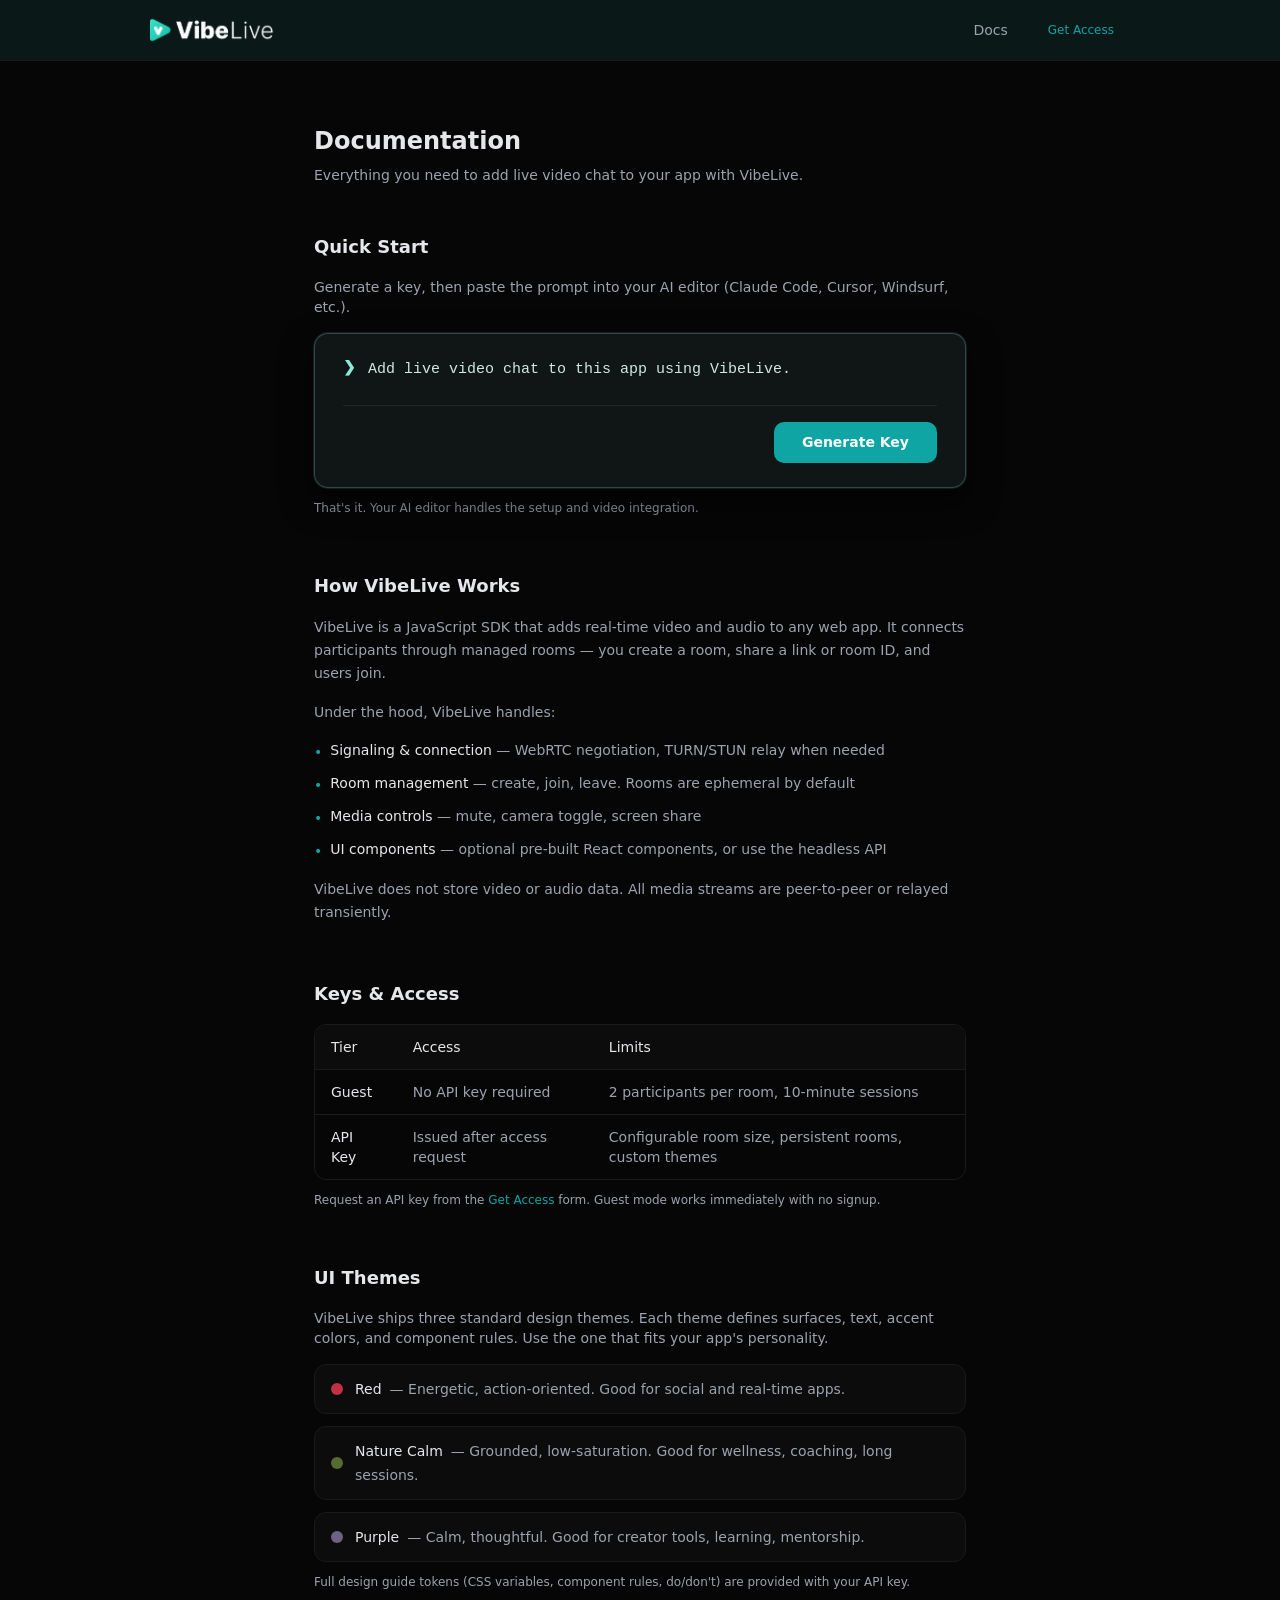
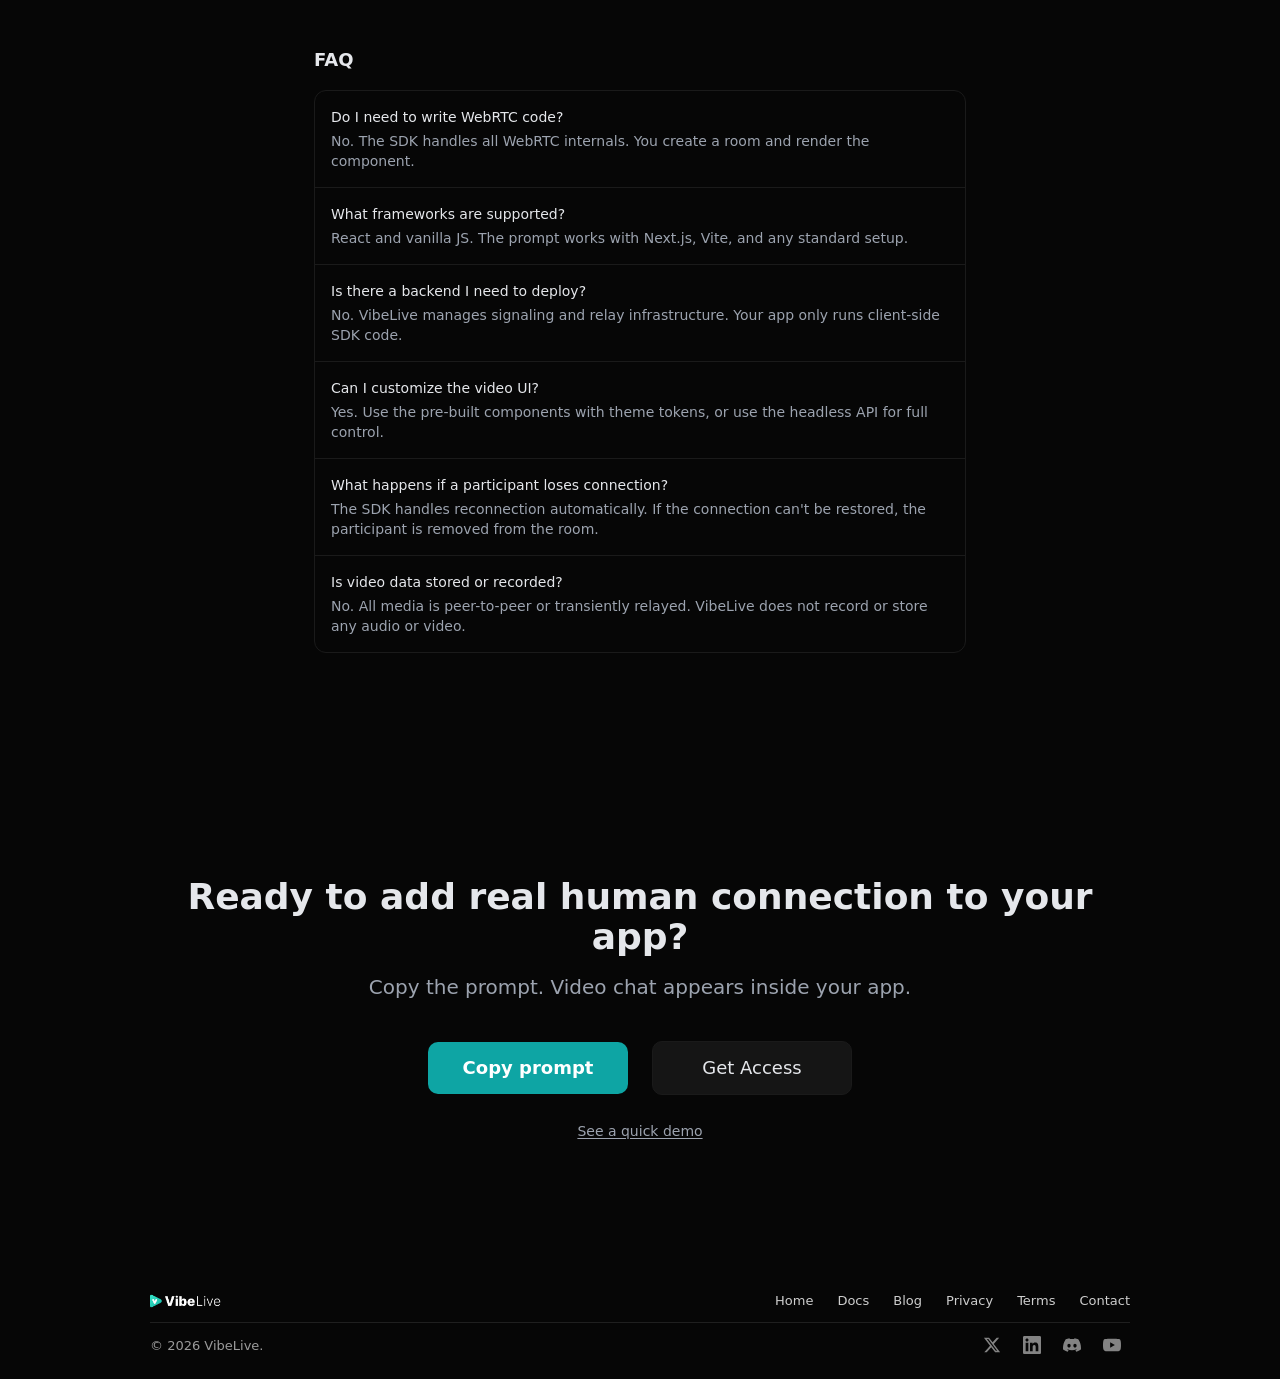
<file: index.html>
<!DOCTYPE html><html lang="en"><head><meta charSet="utf-8"/><meta name="viewport" content="width=device-width, initial-scale=1"/><link rel="preload" as="image" href="/vibelive-logo.png"/><link rel="stylesheet" href="/_next/static/css/c5007930eeb5f04b.css" data-precedence="next"/><link rel="preload" as="script" fetchPriority="low" href="/_next/static/chunks/webpack-8658fdbc42bfbbae.js"/><script src="/_next/static/chunks/fd9d1056-0a73e5988bda9cb2.js" async=""></script><script src="/_next/static/chunks/117-9488e197ba92e03f.js" async=""></script><script src="/_next/static/chunks/main-app-0875f2a24e963729.js" async=""></script><script src="/_next/static/chunks/app/docs/page-7eb229f55b861b37.js" async=""></script><script src="/_next/static/chunks/app/layout-29855b7071e5be5d.js" async=""></script><script src="/_next/static/chunks/972-930366e3e4c43f1f.js" async=""></script><script src="/_next/static/chunks/app/not-found-4da1ec15de23f7d4.js" async=""></script><link rel="preload" href="https://www.googletagmanager.com/gtag/js?id=G-JVVRKQPXLS" as="script"/><title>VibeLive — Real-time video for modern apps</title><meta name="description" content="Add real human connection to your product in minutes."/><meta property="og:title" content="VibeLive — Real-time video for modern apps"/><meta property="og:description" content="Add real human connection to your product in minutes."/><meta property="og:url" content="https://home.vibelive.site"/><meta property="og:site_name" content="VibeLive"/><meta property="og:image" content="https://vibelive.site/social/og-image.png"/><meta property="og:image:width" content="1200"/><meta property="og:image:height" content="630"/><meta property="og:type" content="website"/><meta name="twitter:card" content="summary_large_image"/><meta name="twitter:site" content="@vibelivehq"/><meta name="twitter:title" content="VibeLive — Real-time video for modern apps"/><meta name="twitter:description" content="Add real human connection to your product in minutes."/><meta name="twitter:image" content="https://vibelive.site/social/og-image.png"/><link rel="icon" href="/favicon-vibelive.png"/><script src="/_next/static/chunks/polyfills-42372ed130431b0a.js" noModule=""></script></head><body class="antialiased"><div class="dark" style="color-scheme:dark"><style>
        .dark section { background-color: transparent !important; }
        .dark .bg-card\/90 { background-color: rgba(11, 26, 26, 0.95) !important; }
      </style><main class="min-h-screen bg-[#060606] relative z-10"><header class="sticky top-0 z-50 w-full py-4 px-6 bg-card/90 backdrop-blur-sm border-b border-border"><div class="max-w-[980px] mx-auto flex items-center justify-between"><div class="flex items-center"><a href="https://home.vibelive.site/"><img src="/vibelive-logo.png" alt="VibeLive" class="h-7"/></a></div><nav class="flex items-center gap-6"><a href="https://docs.vibelive.site/" class="hidden sm:block text-muted hover:text-text transition-colors text-sm font-medium">Docs</a><button class="text-xs font-medium px-4 py-1.5 rounded-full bg-accent/10 text-accent hover:bg-accent/20 transition-colors cursor-pointer">Get Access</button></nav></div></header><div class="max-w-[700px] mx-auto px-6 pt-16 pb-24"><h1 class="text-2xl font-bold text-text mb-2">Documentation</h1><p class="text-sm text-muted mb-12">Everything you need to add live video chat to your app with VibeLive.</p><section class="mb-14"><h2 class="text-lg font-semibold text-text mb-4">Quick Start</h2><p class="text-sm text-muted mb-4">Generate a key, then paste the prompt into your AI editor (Claude Code, Cursor, Windsurf, etc.).</p><div class="relative overflow-hidden" style="background:rgba(18, 24, 24, 0.92);border:1px solid rgba(160, 255, 240, 0.22);border-radius:14px;box-shadow:0 0 0 1px rgba(160, 255, 240, 0.10), 0 14px 32px rgba(0, 0, 0, 0.65)"><div class="px-4 py-4 md:px-7 md:py-6 md:pr-28"><div class="flex items-start gap-3"><span class="select-none shrink-0 font-mono" style="color:rgba(160, 255, 240, 0.9);font-weight:600;font-size:15px">❯</span><div class="font-mono" style="font-size:15px;line-height:1.55;color:rgba(230, 255, 250, 0.9);overflow-wrap:anywhere;word-break:break-word"><p style="margin-bottom:0">Add live video chat to this app using VibeLive.</p></div></div></div><div class="px-4 pb-4 md:px-7 md:pb-6"><div style="height:1px;background:rgba(160, 255, 240, 0.08);margin-bottom:16px"></div><div class="flex justify-end"><button class="font-semibold transition-colors" style="color:#fff;background:#0EA5A4;border-radius:10px;padding:10px 28px;font-size:14px">Generate Key</button></div></div></div><p class="text-xs text-muted mt-3">That&#x27;s it. Your AI editor handles the setup and video integration.</p></section><section class="mb-14"><h2 class="text-lg font-semibold text-text mb-4">How VibeLive Works</h2><div class="space-y-4 text-sm text-muted leading-relaxed"><p>VibeLive is a JavaScript SDK that adds real-time video and audio to any web app. It connects participants through managed rooms — you create a room, share a link or room ID, and users join.</p><p>Under the hood, VibeLive handles:</p><ul class="list-none space-y-2 pl-0"><li class="flex items-start gap-2"><span class="text-accent mt-0.5 shrink-0">•</span><span><strong class="text-text font-medium">Signaling &amp; connection</strong> — WebRTC negotiation, TURN/STUN relay when needed</span></li><li class="flex items-start gap-2"><span class="text-accent mt-0.5 shrink-0">•</span><span><strong class="text-text font-medium">Room management</strong> — create, join, leave. Rooms are ephemeral by default</span></li><li class="flex items-start gap-2"><span class="text-accent mt-0.5 shrink-0">•</span><span><strong class="text-text font-medium">Media controls</strong> — mute, camera toggle, screen share</span></li><li class="flex items-start gap-2"><span class="text-accent mt-0.5 shrink-0">•</span><span><strong class="text-text font-medium">UI components</strong> — optional pre-built React components, or use the headless API</span></li></ul><p>VibeLive does not store video or audio data. All media streams are peer-to-peer or relayed transiently.</p></div></section><section class="mb-14"><h2 class="text-lg font-semibold text-text mb-4">Keys &amp; Access</h2><div class="overflow-hidden rounded-xl border border-[#1a1a1a]"><table class="w-full text-sm"><thead><tr class="border-b border-[#1a1a1a] bg-[#0c0c0c]"><th class="text-left px-4 py-3 text-text font-medium">Tier</th><th class="text-left px-4 py-3 text-text font-medium">Access</th><th class="text-left px-4 py-3 text-text font-medium">Limits</th></tr></thead><tbody class="text-muted"><tr class="border-b border-[#1a1a1a]"><td class="px-4 py-3 text-text font-medium">Guest</td><td class="px-4 py-3">No API key required</td><td class="px-4 py-3">2 participants per room, 10-minute sessions</td></tr><tr><td class="px-4 py-3 text-text font-medium">API Key</td><td class="px-4 py-3">Issued after access request</td><td class="px-4 py-3">Configurable room size, persistent rooms, custom themes</td></tr></tbody></table></div><p class="text-xs text-muted mt-3">Request an API key from the <button class="text-accent hover:underline">Get Access</button> form. Guest mode works immediately with no signup.</p></section><section class="mb-14"><h2 class="text-lg font-semibold text-text mb-4">UI Themes</h2><p class="text-sm text-muted mb-4">VibeLive ships three standard design themes. Each theme defines surfaces, text, accent colors, and component rules. Use the one that fits your app&#x27;s personality.</p><div class="space-y-3"><div class="flex items-center gap-3 rounded-xl border border-[#1a1a1a] bg-[#0c0c0c] px-4 py-3"><span class="w-3 h-3 rounded-full shrink-0" style="background-color:#BF3143"></span><div><span class="text-sm text-text font-medium">Red</span><span class="text-sm text-muted ml-2">— <!-- -->Energetic, action-oriented. Good for social and real-time apps.</span></div></div><div class="flex items-center gap-3 rounded-xl border border-[#1a1a1a] bg-[#0c0c0c] px-4 py-3"><span class="w-3 h-3 rounded-full shrink-0" style="background-color:#556B2F"></span><div><span class="text-sm text-text font-medium">Nature Calm</span><span class="text-sm text-muted ml-2">— <!-- -->Grounded, low-saturation. Good for wellness, coaching, long sessions.</span></div></div><div class="flex items-center gap-3 rounded-xl border border-[#1a1a1a] bg-[#0c0c0c] px-4 py-3"><span class="w-3 h-3 rounded-full shrink-0" style="background-color:#6E6282"></span><div><span class="text-sm text-text font-medium">Purple</span><span class="text-sm text-muted ml-2">— <!-- -->Calm, thoughtful. Good for creator tools, learning, mentorship.</span></div></div></div><p class="text-xs text-muted mt-3">Full design guide tokens (CSS variables, component rules, do/don&#x27;t) are provided with your API key.</p></section><section class="mb-0"><h2 class="text-lg font-semibold text-text mb-4">FAQ</h2><div class="space-y-0 rounded-xl border border-[#1a1a1a] overflow-hidden"><div class="px-4 py-4 border-b border-[#1a1a1a]"><h3 class="text-sm font-medium text-text mb-1">Do I need to write WebRTC code?</h3><p class="text-sm text-muted">No. The SDK handles all WebRTC internals. You create a room and render the component.</p></div><div class="px-4 py-4 border-b border-[#1a1a1a]"><h3 class="text-sm font-medium text-text mb-1">What frameworks are supported?</h3><p class="text-sm text-muted">React and vanilla JS. The prompt works with Next.js, Vite, and any standard setup.</p></div><div class="px-4 py-4 border-b border-[#1a1a1a]"><h3 class="text-sm font-medium text-text mb-1">Is there a backend I need to deploy?</h3><p class="text-sm text-muted">No. VibeLive manages signaling and relay infrastructure. Your app only runs client-side SDK code.</p></div><div class="px-4 py-4 border-b border-[#1a1a1a]"><h3 class="text-sm font-medium text-text mb-1">Can I customize the video UI?</h3><p class="text-sm text-muted">Yes. Use the pre-built components with theme tokens, or use the headless API for full control.</p></div><div class="px-4 py-4 border-b border-[#1a1a1a]"><h3 class="text-sm font-medium text-text mb-1">What happens if a participant loses connection?</h3><p class="text-sm text-muted">The SDK handles reconnection automatically. If the connection can&#x27;t be restored, the participant is removed from the room.</p></div><div class="px-4 py-4 "><h3 class="text-sm font-medium text-text mb-1">Is video data stored or recorded?</h3><p class="text-sm text-muted">No. All media is peer-to-peer or transiently relayed. VibeLive does not record or store any audio or video.</p></div></div></section></div><section class="py-28 md:py-32 px-6 bg-accent/[0.04] border-t-0"><div class="max-w-[980px] mx-auto text-center"><h2 class="text-3xl md:text-4xl font-bold text-text mb-4">Ready to add real human connection to your app?</h2><p class="text-xl text-muted mb-10 max-w-xl mx-auto">Copy the prompt. Video chat appears inside your app.</p><div class="flex flex-col sm:flex-row items-center justify-center gap-3 sm:gap-6 w-full max-w-xs sm:max-w-none mx-auto"><div class="flex flex-col items-center gap-1.5 w-full sm:w-auto"><button id="cta-copy-btn" class="btn-primary px-8 py-4 text-lg w-full sm:w-auto min-w-[200px]">Copy prompt</button></div><div class="flex flex-col items-center gap-1.5 w-full sm:w-auto"><button class="btn-secondary px-8 py-4 text-lg w-full sm:w-auto min-w-[200px]">Get Access</button></div></div><div class="mt-2.5 sm:mt-6"><a href="#" class="text-sm text-muted hover:text-text transition-colors underline underline-offset-2">See a quick demo</a></div></div></section><footer class="bg-[#060606]"><div class="px-6 pt-5 pb-4"><div class="max-w-[980px] mx-auto"><div class="flex flex-col md:flex-row items-start md:items-center justify-between gap-5"><a href="https://vibelive.site" class="inline-block focus-visible:outline-none focus-visible:ring-2 focus-visible:ring-[#0EA5A4]/40 rounded-sm"><img src="/vibelive-logo.png" alt="VibeLive" class="h-4"/></a><nav class="flex flex-wrap items-center gap-6"><a href="https://vibelive.site" class="text-[13px] font-medium text-[rgba(255,255,255,0.8)] hover:text-[#0EA5A4] transition-colors focus-visible:outline-none focus-visible:ring-2 focus-visible:ring-[#0EA5A4]/40 focus-visible:ring-offset-2 focus-visible:ring-offset-[#060606] rounded-sm">Home</a><a href="https://docs.vibelive.site/" class="text-[13px] font-medium text-[rgba(255,255,255,0.8)] hover:text-[#0EA5A4] transition-colors focus-visible:outline-none focus-visible:ring-2 focus-visible:ring-[#0EA5A4]/40 focus-visible:ring-offset-2 focus-visible:ring-offset-[#060606] rounded-sm">Docs</a><a href="https://vibelive.site/blog" class="text-[13px] font-medium text-[rgba(255,255,255,0.8)] hover:text-[#0EA5A4] transition-colors focus-visible:outline-none focus-visible:ring-2 focus-visible:ring-[#0EA5A4]/40 focus-visible:ring-offset-2 focus-visible:ring-offset-[#060606] rounded-sm">Blog</a><a href="https://vibelive.site/privacy" class="text-[13px] font-medium text-[rgba(255,255,255,0.8)] hover:text-[#0EA5A4] transition-colors focus-visible:outline-none focus-visible:ring-2 focus-visible:ring-[#0EA5A4]/40 focus-visible:ring-offset-2 focus-visible:ring-offset-[#060606] rounded-sm">Privacy</a><a href="https://vibelive.site/terms" class="text-[13px] font-medium text-[rgba(255,255,255,0.8)] hover:text-[#0EA5A4] transition-colors focus-visible:outline-none focus-visible:ring-2 focus-visible:ring-[#0EA5A4]/40 focus-visible:ring-offset-2 focus-visible:ring-offset-[#060606] rounded-sm">Terms</a><a href="mailto:hello@vibelive.site" class="text-[13px] font-medium text-[rgba(255,255,255,0.8)] hover:text-[#0EA5A4] transition-colors focus-visible:outline-none focus-visible:ring-2 focus-visible:ring-[#0EA5A4]/40 focus-visible:ring-offset-2 focus-visible:ring-offset-[#060606] rounded-sm">Contact</a></nav></div><div class="border-t border-[rgba(255,255,255,0.1)] mt-3 mb-1"></div><div class="flex flex-col-reverse md:flex-row items-start md:items-center justify-between gap-3"><p class="text-[13px] text-[rgba(255,255,255,0.6)]">© 2026 VibeLive.</p><div class="flex items-center gap-1"><a href="https://x.com/vibelivehq" target="_blank" rel="noopener noreferrer" class="flex items-center justify-center w-9 h-9 rounded-full text-[rgba(255,255,255,0.5)] hover:text-[#0EA5A4] transition-colors focus-visible:outline-none focus-visible:ring-2 focus-visible:ring-[#0EA5A4]/40 focus-visible:ring-offset-2 focus-visible:ring-offset-[#060606]" aria-label="X"><svg width="18" height="18" viewBox="0 0 24 24" fill="currentColor"><path d="M18.244 2.25h3.308l-7.227 8.26 8.502 11.24H16.17l-5.214-6.817L4.99 21.75H1.68l7.73-8.835L1.254 2.25H8.08l4.713 6.231zm-1.161 17.52h1.833L7.084 4.126H5.117z"></path></svg></a><a href="https://www.linkedin.com/company/vibelivehq/" target="_blank" rel="noopener noreferrer" class="flex items-center justify-center w-9 h-9 rounded-full text-[rgba(255,255,255,0.5)] hover:text-[#0EA5A4] transition-colors focus-visible:outline-none focus-visible:ring-2 focus-visible:ring-[#0EA5A4]/40 focus-visible:ring-offset-2 focus-visible:ring-offset-[#060606]" aria-label="LinkedIn"><svg width="18" height="18" viewBox="0 0 24 24" fill="currentColor"><path d="M20.447 20.452h-3.554v-5.569c0-1.328-.027-3.037-1.852-3.037-1.853 0-2.136 1.445-2.136 2.939v5.667H9.351V9h3.414v1.561h.046c.477-.9 1.637-1.85 3.37-1.85 3.601 0 4.267 2.37 4.267 5.455v6.286zM5.337 7.433c-1.144 0-2.063-.926-2.063-2.065 0-1.138.92-2.063 2.063-2.063 1.14 0 2.064.925 2.064 2.063 0 1.139-.925 2.065-2.064 2.065zm1.782 13.019H3.555V9h3.564v11.452zM22.225 0H1.771C.792 0 0 .774 0 1.729v20.542C0 23.227.792 24 1.771 24h20.451C23.2 24 24 23.227 24 22.271V1.729C24 .774 23.2 0 22.222 0h.003z"></path></svg></a><a href="https://discord.gg/CwMMcUWpjn" target="_blank" rel="noopener noreferrer" class="flex items-center justify-center w-9 h-9 rounded-full text-[rgba(255,255,255,0.5)] hover:text-[#0EA5A4] transition-colors focus-visible:outline-none focus-visible:ring-2 focus-visible:ring-[#0EA5A4]/40 focus-visible:ring-offset-2 focus-visible:ring-offset-[#060606]" aria-label="Discord"><svg width="18" height="18" viewBox="0 0 24 24" fill="currentColor"><path d="M20.317 4.37a19.791 19.791 0 00-4.885-1.515.074.074 0 00-.079.037c-.21.375-.444.865-.608 1.25a18.27 18.27 0 00-5.487 0 12.64 12.64 0 00-.617-1.25.077.077 0 00-.079-.037A19.736 19.736 0 003.677 4.37a.07.07 0 00-.032.027C.533 9.046-.32 13.58.099 18.057a.082.082 0 00.031.057 19.9 19.9 0 005.993 3.03.078.078 0 00.084-.028c.462-.63.874-1.295 1.226-1.994a.076.076 0 00-.041-.106 13.107 13.107 0 01-1.872-.892.077.077 0 01-.008-.128 10.2 10.2 0 00.372-.292.074.074 0 01.077-.01c3.928 1.793 8.18 1.793 12.062 0a.074.074 0 01.078.01c.12.098.246.198.373.292a.077.077 0 01-.006.127 12.299 12.299 0 01-1.873.892.077.077 0 00-.041.107c.36.698.772 1.362 1.225 1.993a.076.076 0 00.084.028 19.839 19.839 0 006.002-3.03.077.077 0 00.032-.054c.5-5.177-.838-9.674-3.549-13.66a.061.061 0 00-.031-.03zM8.02 15.33c-1.183 0-2.157-1.085-2.157-2.419 0-1.333.956-2.419 2.157-2.419 1.21 0 2.176 1.096 2.157 2.42 0 1.333-.956 2.418-2.157 2.418zm7.975 0c-1.183 0-2.157-1.085-2.157-2.419 0-1.333.955-2.419 2.157-2.419 1.21 0 2.176 1.096 2.157 2.42 0 1.333-.946 2.418-2.157 2.418z"></path></svg></a><a href="https://www.youtube.com/@vibelivehq" target="_blank" rel="noopener noreferrer" class="flex items-center justify-center w-9 h-9 rounded-full text-[rgba(255,255,255,0.5)] hover:text-[#0EA5A4] transition-colors focus-visible:outline-none focus-visible:ring-2 focus-visible:ring-[#0EA5A4]/40 focus-visible:ring-offset-2 focus-visible:ring-offset-[#060606]" aria-label="YouTube"><svg width="18" height="18" viewBox="0 0 24 24" fill="currentColor"><path d="M23.498 6.186a3.016 3.016 0 00-2.122-2.136C19.505 3.545 12 3.545 12 3.545s-7.505 0-9.377.505A3.017 3.017 0 00.502 6.186C0 8.07 0 12 0 12s0 3.93.502 5.814a3.016 3.016 0 002.122 2.136c1.871.505 9.376.505 9.376.505s7.505 0 9.377-.505a3.015 3.015 0 002.122-2.136C24 15.93 24 12 24 12s0-3.93-.502-5.814zM9.545 15.568V8.432L15.818 12l-6.273 3.568z"></path></svg></a></div></div></div></div></footer></main></div><script src="/_next/static/chunks/webpack-8658fdbc42bfbbae.js" async=""></script><script>(self.__next_f=self.__next_f||[]).push([0]);self.__next_f.push([2,null])</script><script>self.__next_f.push([1,"1:HL[\"/_next/static/css/c5007930eeb5f04b.css\",\"style\"]\n"])</script><script>self.__next_f.push([1,"2:I[2846,[],\"\"]\n4:I[9107,[],\"ClientPageRoot\"]\n5:I[2467,[\"726\",\"static/chunks/app/docs/page-7eb229f55b861b37.js\"],\"default\",1]\n6:I[4707,[],\"\"]\n7:I[6423,[],\"\"]\n8:I[8003,[\"185\",\"static/chunks/app/layout-29855b7071e5be5d.js\"],\"\"]\n9:I[2972,[\"972\",\"static/chunks/972-930366e3e4c43f1f.js\",\"160\",\"static/chunks/app/not-found-4da1ec15de23f7d4.js\"],\"\"]\nb:I[1060,[],\"\"]\nc:[]\n"])</script><script>self.__next_f.push([1,"0:[\"$\",\"$L2\",null,{\"buildId\":\"9Fsfz1WcAcKt-yRdV6xQx\",\"assetPrefix\":\"\",\"urlParts\":[\"\",\"docs\"],\"initialTree\":[\"\",{\"children\":[\"docs\",{\"children\":[\"__PAGE__\",{}]}]},\"$undefined\",\"$undefined\",true],\"initialSeedData\":[\"\",{\"children\":[\"docs\",{\"children\":[\"__PAGE__\",{},[[\"$L3\",[\"$\",\"$L4\",null,{\"props\":{\"params\":{},\"searchParams\":{}},\"Component\":\"$5\"}],null],null],null]},[null,[\"$\",\"$L6\",null,{\"parallelRouterKey\":\"children\",\"segmentPath\":[\"children\",\"docs\",\"children\"],\"error\":\"$undefined\",\"errorStyles\":\"$undefined\",\"errorScripts\":\"$undefined\",\"template\":[\"$\",\"$L7\",null,{}],\"templateStyles\":\"$undefined\",\"templateScripts\":\"$undefined\",\"notFound\":\"$undefined\",\"notFoundStyles\":\"$undefined\"}]],null]},[[[[\"$\",\"link\",\"0\",{\"rel\":\"stylesheet\",\"href\":\"/_next/static/css/c5007930eeb5f04b.css\",\"precedence\":\"next\",\"crossOrigin\":\"$undefined\"}]],[\"$\",\"html\",null,{\"lang\":\"en\",\"children\":[[\"$\",\"head\",null,{\"children\":[[\"$\",\"$L8\",null,{\"src\":\"https://www.googletagmanager.com/gtag/js?id=G-JVVRKQPXLS\",\"strategy\":\"afterInteractive\"}],[\"$\",\"$L8\",null,{\"id\":\"gtag-init\",\"strategy\":\"afterInteractive\",\"children\":\"\\n            window.dataLayer = window.dataLayer || [];\\n            function gtag(){dataLayer.push(arguments);}\\n            gtag('js', new Date());\\n            gtag('config', 'G-JVVRKQPXLS');\\n          \"}]]}],[\"$\",\"body\",null,{\"className\":\"antialiased\",\"children\":[\"$\",\"$L6\",null,{\"parallelRouterKey\":\"children\",\"segmentPath\":[\"children\"],\"error\":\"$undefined\",\"errorStyles\":\"$undefined\",\"errorScripts\":\"$undefined\",\"template\":[\"$\",\"$L7\",null,{}],\"templateStyles\":\"$undefined\",\"templateScripts\":\"$undefined\",\"notFound\":[\"$\",\"div\",null,{\"className\":\"dark\",\"style\":{\"colorScheme\":\"dark\"},\"children\":[\"$\",\"main\",null,{\"className\":\"min-h-screen bg-[#060606] flex items-center justify-center px-6\",\"children\":[\"$\",\"div\",null,{\"className\":\"text-center\",\"children\":[[\"$\",\"svg\",null,{\"className\":\"w-[30px] h-[30px] mx-auto mb-6 text-accent/60\",\"fill\":\"none\",\"stroke\":\"currentColor\",\"strokeWidth\":1.5,\"viewBox\":\"0 0 24 24\",\"children\":[\"$\",\"path\",null,{\"strokeLinecap\":\"round\",\"strokeLinejoin\":\"round\",\"d\":\"M9.348 14.652a3.75 3.75 0 010-5.304m5.304 0a3.75 3.75 0 010 5.304m-7.425 2.121a6.75 6.75 0 010-9.546m9.546 0a6.75 6.75 0 010 9.546M5.106 18.894c-3.808-3.808-3.808-9.98 0-13.788m13.788 0c3.808 3.808 3.808 9.98 0 13.788\"}]}],[\"$\",\"h1\",null,{\"className\":\"text-7xl md:text-8xl font-bold leading-none text-text mb-6\",\"children\":\"404\"}],[\"$\",\"h2\",null,{\"className\":\"text-2xl md:text-3xl font-bold text-text mb-4\",\"children\":\"Vibe not found.\"}],[\"$\",\"p\",null,{\"className\":\"text-sm text-muted mb-12\",\"children\":\"The page you're looking for doesn't exist.\"}],[\"$\",\"$L9\",null,{\"href\":\"/\",\"className\":\"btn-primary px-10 py-3.5 text-base inline-block\",\"children\":\"Back to home\"}]]}]}]}],\"notFoundStyles\":[]}]}]]}]],null],null],\"couldBeIntercepted\":false,\"initialHead\":[null,\"$La\"],\"globalErrorComponent\":\"$b\",\"missingSlots\":\"$Wc\"}]\n"])</script><script>self.__next_f.push([1,"a:[[\"$\",\"meta\",\"0\",{\"name\":\"viewport\",\"content\":\"width=device-width, initial-scale=1\"}],[\"$\",\"meta\",\"1\",{\"charSet\":\"utf-8\"}],[\"$\",\"title\",\"2\",{\"children\":\"VibeLive — Real-time video for modern apps\"}],[\"$\",\"meta\",\"3\",{\"name\":\"description\",\"content\":\"Add real human connection to your product in minutes.\"}],[\"$\",\"meta\",\"4\",{\"property\":\"og:title\",\"content\":\"VibeLive — Real-time video for modern apps\"}],[\"$\",\"meta\",\"5\",{\"property\":\"og:description\",\"content\":\"Add real human connection to your product in minutes.\"}],[\"$\",\"meta\",\"6\",{\"property\":\"og:url\",\"content\":\"https://home.vibelive.site\"}],[\"$\",\"meta\",\"7\",{\"property\":\"og:site_name\",\"content\":\"VibeLive\"}],[\"$\",\"meta\",\"8\",{\"property\":\"og:image\",\"content\":\"https://vibelive.site/social/og-image.png\"}],[\"$\",\"meta\",\"9\",{\"property\":\"og:image:width\",\"content\":\"1200\"}],[\"$\",\"meta\",\"10\",{\"property\":\"og:image:height\",\"content\":\"630\"}],[\"$\",\"meta\",\"11\",{\"property\":\"og:type\",\"content\":\"website\"}],[\"$\",\"meta\",\"12\",{\"name\":\"twitter:card\",\"content\":\"summary_large_image\"}],[\"$\",\"meta\",\"13\",{\"name\":\"twitter:site\",\"content\":\"@vibelivehq\"}],[\"$\",\"meta\",\"14\",{\"name\":\"twitter:title\",\"content\":\"VibeLive — Real-time video for modern apps\"}],[\"$\",\"meta\",\"15\",{\"name\":\"twitter:description\",\"content\":\"Add real human connection to your product in minutes.\"}],[\"$\",\"meta\",\"16\",{\"name\":\"twitter:image\",\"content\":\"https://vibelive.site/social/og-image.png\"}],[\"$\",\"link\",\"17\",{\"rel\":\"icon\",\"href\":\"/favicon-vibelive.png\"}]]\n3:null\n"])</script></body></html>
</file>
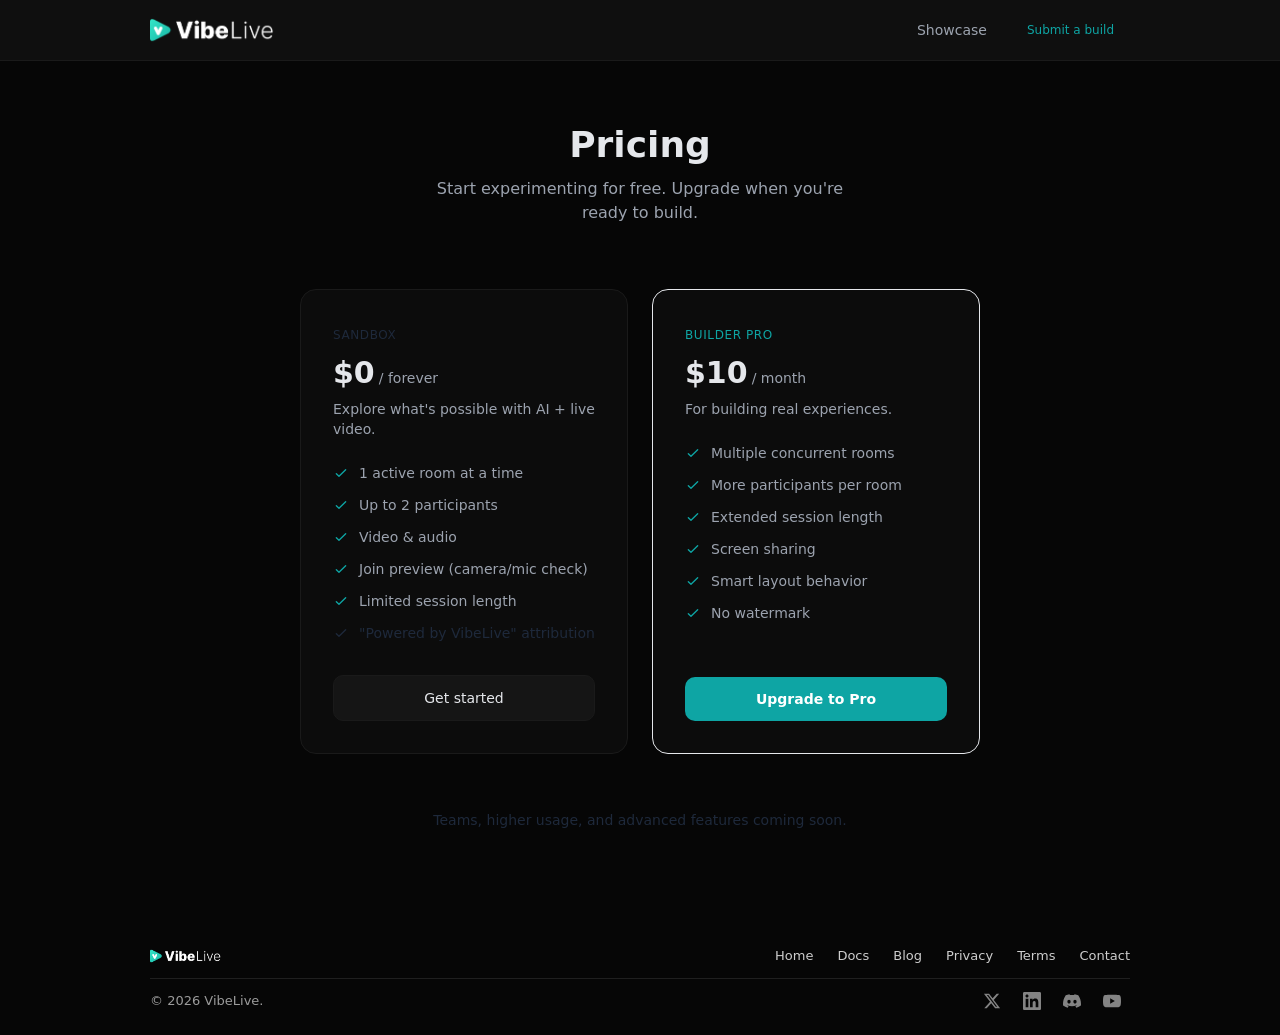
<file: pricing.html>
<!DOCTYPE html><html lang="en"><head><meta charSet="utf-8"/><meta name="viewport" content="width=device-width, initial-scale=1"/><link rel="preload" as="image" href="/vibelive-logo.png"/><link rel="stylesheet" href="/_next/static/css/c5007930eeb5f04b.css" data-precedence="next"/><link rel="preload" as="script" fetchPriority="low" href="/_next/static/chunks/webpack-8658fdbc42bfbbae.js"/><script src="/_next/static/chunks/fd9d1056-0a73e5988bda9cb2.js" async=""></script><script src="/_next/static/chunks/117-9488e197ba92e03f.js" async=""></script><script src="/_next/static/chunks/main-app-0875f2a24e963729.js" async=""></script><script src="/_next/static/chunks/app/pricing/page-3cb2d89905882a23.js" async=""></script><script src="/_next/static/chunks/app/layout-29855b7071e5be5d.js" async=""></script><script src="/_next/static/chunks/972-930366e3e4c43f1f.js" async=""></script><script src="/_next/static/chunks/app/not-found-4da1ec15de23f7d4.js" async=""></script><link rel="preload" href="https://www.googletagmanager.com/gtag/js?id=G-JVVRKQPXLS" as="script"/><title>VibeLive — Real-time video for modern apps</title><meta name="description" content="Add real human connection to your product in minutes."/><meta property="og:title" content="VibeLive — Real-time video for modern apps"/><meta property="og:description" content="Add real human connection to your product in minutes."/><meta property="og:url" content="https://home.vibelive.site"/><meta property="og:site_name" content="VibeLive"/><meta property="og:image" content="https://vibelive.site/social/og-image.png"/><meta property="og:image:width" content="1200"/><meta property="og:image:height" content="630"/><meta property="og:type" content="website"/><meta name="twitter:card" content="summary_large_image"/><meta name="twitter:site" content="@vibelivehq"/><meta name="twitter:title" content="VibeLive — Real-time video for modern apps"/><meta name="twitter:description" content="Add real human connection to your product in minutes."/><meta name="twitter:image" content="https://vibelive.site/social/og-image.png"/><link rel="icon" href="/favicon-vibelive.png"/><script src="/_next/static/chunks/polyfills-42372ed130431b0a.js" noModule=""></script></head><body class="antialiased"><div class="dark" style="color-scheme:dark"><style>
        .dark section { background-color: transparent !important; }
      </style><main class="min-h-screen bg-[#060606] relative z-10"><header class="sticky top-0 z-50 w-full py-4 px-6 bg-card/90 backdrop-blur-sm border-b border-border"><div class="max-w-[980px] mx-auto flex items-center justify-between"><div class="flex items-center"><a href="https://home.vibelive.site/"><img src="/vibelive-logo.png" alt="VibeLive" class="h-7"/></a></div><nav class="flex items-center gap-6"><a href="/" class="hidden sm:block text-muted hover:text-text transition-colors text-sm font-medium">Showcase</a><a href="/submit" class="text-xs font-medium px-4 py-1.5 rounded-full bg-accent/10 text-accent hover:bg-accent/20 transition-colors">Submit a build</a></nav></div></header><div class="max-w-[820px] mx-auto px-6 pt-16 pb-24"><div class="text-center mb-16"><h1 class="text-3xl md:text-4xl font-bold text-text mb-3">Pricing</h1><p class="text-base text-muted max-w-md mx-auto">Start experimenting for free. Upgrade when you&#x27;re ready to build.</p></div><div class="grid md:grid-cols-2 gap-6 max-w-[680px] mx-auto"><div class="rounded-2xl border border-[#1a1a1a] bg-[#0c0c0c] p-8 flex flex-col"><div class="mb-6"><span class="inline-block text-xs font-medium text-muted/80 uppercase tracking-wider mb-3">Sandbox</span><div class="flex items-baseline gap-1 mb-2"><span class="text-3xl font-bold text-text">$0</span><span class="text-sm text-muted">/ forever</span></div><p class="text-sm text-muted">Explore what&#x27;s possible with AI + live video.</p></div><ul class="space-y-3 mb-8 flex-1"><li class="flex items-start gap-2.5 text-sm text-muted"><svg class="w-4 h-4 text-accent mt-0.5 shrink-0" fill="none" stroke="currentColor" viewBox="0 0 24 24"><path stroke-linecap="round" stroke-linejoin="round" stroke-width="2" d="M5 13l4 4L19 7"></path></svg>1 active room at a time</li><li class="flex items-start gap-2.5 text-sm text-muted"><svg class="w-4 h-4 text-accent mt-0.5 shrink-0" fill="none" stroke="currentColor" viewBox="0 0 24 24"><path stroke-linecap="round" stroke-linejoin="round" stroke-width="2" d="M5 13l4 4L19 7"></path></svg>Up to 2 participants</li><li class="flex items-start gap-2.5 text-sm text-muted"><svg class="w-4 h-4 text-accent mt-0.5 shrink-0" fill="none" stroke="currentColor" viewBox="0 0 24 24"><path stroke-linecap="round" stroke-linejoin="round" stroke-width="2" d="M5 13l4 4L19 7"></path></svg>Video &amp; audio</li><li class="flex items-start gap-2.5 text-sm text-muted"><svg class="w-4 h-4 text-accent mt-0.5 shrink-0" fill="none" stroke="currentColor" viewBox="0 0 24 24"><path stroke-linecap="round" stroke-linejoin="round" stroke-width="2" d="M5 13l4 4L19 7"></path></svg>Join preview (camera/mic check)</li><li class="flex items-start gap-2.5 text-sm text-muted"><svg class="w-4 h-4 text-accent mt-0.5 shrink-0" fill="none" stroke="currentColor" viewBox="0 0 24 24"><path stroke-linecap="round" stroke-linejoin="round" stroke-width="2" d="M5 13l4 4L19 7"></path></svg>Limited session length</li><li class="flex items-start gap-2.5 text-sm text-muted/60"><svg class="w-4 h-4 text-muted/40 mt-0.5 shrink-0" fill="none" stroke="currentColor" viewBox="0 0 24 24"><path stroke-linecap="round" stroke-linejoin="round" stroke-width="2" d="M5 13l4 4L19 7"></path></svg>&quot;Powered by VibeLive&quot; attribution</li></ul><button id="pricing-free-btn" class="btn-secondary w-full py-3 text-sm min-w-0">Get started</button></div><div class="rounded-2xl border border-accent/20 bg-[#0c0c0c] p-8 flex flex-col relative"><div class="mb-6"><span class="inline-block text-xs font-medium text-accent uppercase tracking-wider mb-3">Builder Pro</span><div class="flex items-baseline gap-1 mb-2"><span class="text-3xl font-bold text-text">$10</span><span class="text-sm text-muted">/ month</span></div><p class="text-sm text-muted">For building real experiences.</p></div><ul class="space-y-3 mb-8 flex-1"><li class="flex items-start gap-2.5 text-sm text-muted"><svg class="w-4 h-4 text-accent mt-0.5 shrink-0" fill="none" stroke="currentColor" viewBox="0 0 24 24"><path stroke-linecap="round" stroke-linejoin="round" stroke-width="2" d="M5 13l4 4L19 7"></path></svg>Multiple concurrent rooms</li><li class="flex items-start gap-2.5 text-sm text-muted"><svg class="w-4 h-4 text-accent mt-0.5 shrink-0" fill="none" stroke="currentColor" viewBox="0 0 24 24"><path stroke-linecap="round" stroke-linejoin="round" stroke-width="2" d="M5 13l4 4L19 7"></path></svg>More participants per room</li><li class="flex items-start gap-2.5 text-sm text-muted"><svg class="w-4 h-4 text-accent mt-0.5 shrink-0" fill="none" stroke="currentColor" viewBox="0 0 24 24"><path stroke-linecap="round" stroke-linejoin="round" stroke-width="2" d="M5 13l4 4L19 7"></path></svg>Extended session length</li><li class="flex items-start gap-2.5 text-sm text-muted"><svg class="w-4 h-4 text-accent mt-0.5 shrink-0" fill="none" stroke="currentColor" viewBox="0 0 24 24"><path stroke-linecap="round" stroke-linejoin="round" stroke-width="2" d="M5 13l4 4L19 7"></path></svg>Screen sharing</li><li class="flex items-start gap-2.5 text-sm text-muted"><svg class="w-4 h-4 text-accent mt-0.5 shrink-0" fill="none" stroke="currentColor" viewBox="0 0 24 24"><path stroke-linecap="round" stroke-linejoin="round" stroke-width="2" d="M5 13l4 4L19 7"></path></svg>Smart layout behavior</li><li class="flex items-start gap-2.5 text-sm text-muted"><svg class="w-4 h-4 text-accent mt-0.5 shrink-0" fill="none" stroke="currentColor" viewBox="0 0 24 24"><path stroke-linecap="round" stroke-linejoin="round" stroke-width="2" d="M5 13l4 4L19 7"></path></svg>No watermark</li></ul><button class="btn-primary w-full py-3 text-sm min-w-0">Upgrade to Pro</button></div></div><div class="text-center mt-14"><p class="text-sm text-muted/50">Teams, higher usage, and advanced features coming soon.</p></div></div><footer class="bg-[#060606]"><div class="px-6 pt-5 pb-4"><div class="max-w-[980px] mx-auto"><div class="flex flex-col md:flex-row items-start md:items-center justify-between gap-5"><a href="https://vibelive.site" class="inline-block focus-visible:outline-none focus-visible:ring-2 focus-visible:ring-[#0EA5A4]/40 rounded-sm"><img src="/vibelive-logo.png" alt="VibeLive" class="h-4"/></a><nav class="flex flex-wrap items-center gap-6"><a href="https://vibelive.site" class="text-[13px] font-medium text-[rgba(255,255,255,0.8)] hover:text-[#0EA5A4] transition-colors focus-visible:outline-none focus-visible:ring-2 focus-visible:ring-[#0EA5A4]/40 focus-visible:ring-offset-2 focus-visible:ring-offset-[#060606] rounded-sm">Home</a><a href="https://docs.vibelive.site/" class="text-[13px] font-medium text-[rgba(255,255,255,0.8)] hover:text-[#0EA5A4] transition-colors focus-visible:outline-none focus-visible:ring-2 focus-visible:ring-[#0EA5A4]/40 focus-visible:ring-offset-2 focus-visible:ring-offset-[#060606] rounded-sm">Docs</a><a href="https://vibelive.site/blog" class="text-[13px] font-medium text-[rgba(255,255,255,0.8)] hover:text-[#0EA5A4] transition-colors focus-visible:outline-none focus-visible:ring-2 focus-visible:ring-[#0EA5A4]/40 focus-visible:ring-offset-2 focus-visible:ring-offset-[#060606] rounded-sm">Blog</a><a href="https://vibelive.site/privacy" class="text-[13px] font-medium text-[rgba(255,255,255,0.8)] hover:text-[#0EA5A4] transition-colors focus-visible:outline-none focus-visible:ring-2 focus-visible:ring-[#0EA5A4]/40 focus-visible:ring-offset-2 focus-visible:ring-offset-[#060606] rounded-sm">Privacy</a><a href="https://vibelive.site/terms" class="text-[13px] font-medium text-[rgba(255,255,255,0.8)] hover:text-[#0EA5A4] transition-colors focus-visible:outline-none focus-visible:ring-2 focus-visible:ring-[#0EA5A4]/40 focus-visible:ring-offset-2 focus-visible:ring-offset-[#060606] rounded-sm">Terms</a><a href="mailto:hello@vibelive.site" class="text-[13px] font-medium text-[rgba(255,255,255,0.8)] hover:text-[#0EA5A4] transition-colors focus-visible:outline-none focus-visible:ring-2 focus-visible:ring-[#0EA5A4]/40 focus-visible:ring-offset-2 focus-visible:ring-offset-[#060606] rounded-sm">Contact</a></nav></div><div class="border-t border-[rgba(255,255,255,0.1)] mt-3 mb-1"></div><div class="flex flex-col-reverse md:flex-row items-start md:items-center justify-between gap-3"><p class="text-[13px] text-[rgba(255,255,255,0.6)]">© 2026 VibeLive.</p><div class="flex items-center gap-1"><a href="https://x.com/vibelivehq" target="_blank" rel="noopener noreferrer" class="flex items-center justify-center w-9 h-9 rounded-full text-[rgba(255,255,255,0.5)] hover:text-[#0EA5A4] transition-colors focus-visible:outline-none focus-visible:ring-2 focus-visible:ring-[#0EA5A4]/40 focus-visible:ring-offset-2 focus-visible:ring-offset-[#060606]" aria-label="X"><svg width="18" height="18" viewBox="0 0 24 24" fill="currentColor"><path d="M18.244 2.25h3.308l-7.227 8.26 8.502 11.24H16.17l-5.214-6.817L4.99 21.75H1.68l7.73-8.835L1.254 2.25H8.08l4.713 6.231zm-1.161 17.52h1.833L7.084 4.126H5.117z"></path></svg></a><a href="https://www.linkedin.com/company/vibelivehq/" target="_blank" rel="noopener noreferrer" class="flex items-center justify-center w-9 h-9 rounded-full text-[rgba(255,255,255,0.5)] hover:text-[#0EA5A4] transition-colors focus-visible:outline-none focus-visible:ring-2 focus-visible:ring-[#0EA5A4]/40 focus-visible:ring-offset-2 focus-visible:ring-offset-[#060606]" aria-label="LinkedIn"><svg width="18" height="18" viewBox="0 0 24 24" fill="currentColor"><path d="M20.447 20.452h-3.554v-5.569c0-1.328-.027-3.037-1.852-3.037-1.853 0-2.136 1.445-2.136 2.939v5.667H9.351V9h3.414v1.561h.046c.477-.9 1.637-1.85 3.37-1.85 3.601 0 4.267 2.37 4.267 5.455v6.286zM5.337 7.433c-1.144 0-2.063-.926-2.063-2.065 0-1.138.92-2.063 2.063-2.063 1.14 0 2.064.925 2.064 2.063 0 1.139-.925 2.065-2.064 2.065zm1.782 13.019H3.555V9h3.564v11.452zM22.225 0H1.771C.792 0 0 .774 0 1.729v20.542C0 23.227.792 24 1.771 24h20.451C23.2 24 24 23.227 24 22.271V1.729C24 .774 23.2 0 22.222 0h.003z"></path></svg></a><a href="https://discord.gg/CwMMcUWpjn" target="_blank" rel="noopener noreferrer" class="flex items-center justify-center w-9 h-9 rounded-full text-[rgba(255,255,255,0.5)] hover:text-[#0EA5A4] transition-colors focus-visible:outline-none focus-visible:ring-2 focus-visible:ring-[#0EA5A4]/40 focus-visible:ring-offset-2 focus-visible:ring-offset-[#060606]" aria-label="Discord"><svg width="18" height="18" viewBox="0 0 24 24" fill="currentColor"><path d="M20.317 4.37a19.791 19.791 0 00-4.885-1.515.074.074 0 00-.079.037c-.21.375-.444.865-.608 1.25a18.27 18.27 0 00-5.487 0 12.64 12.64 0 00-.617-1.25.077.077 0 00-.079-.037A19.736 19.736 0 003.677 4.37a.07.07 0 00-.032.027C.533 9.046-.32 13.58.099 18.057a.082.082 0 00.031.057 19.9 19.9 0 005.993 3.03.078.078 0 00.084-.028c.462-.63.874-1.295 1.226-1.994a.076.076 0 00-.041-.106 13.107 13.107 0 01-1.872-.892.077.077 0 01-.008-.128 10.2 10.2 0 00.372-.292.074.074 0 01.077-.01c3.928 1.793 8.18 1.793 12.062 0a.074.074 0 01.078.01c.12.098.246.198.373.292a.077.077 0 01-.006.127 12.299 12.299 0 01-1.873.892.077.077 0 00-.041.107c.36.698.772 1.362 1.225 1.993a.076.076 0 00.084.028 19.839 19.839 0 006.002-3.03.077.077 0 00.032-.054c.5-5.177-.838-9.674-3.549-13.66a.061.061 0 00-.031-.03zM8.02 15.33c-1.183 0-2.157-1.085-2.157-2.419 0-1.333.956-2.419 2.157-2.419 1.21 0 2.176 1.096 2.157 2.42 0 1.333-.956 2.418-2.157 2.418zm7.975 0c-1.183 0-2.157-1.085-2.157-2.419 0-1.333.955-2.419 2.157-2.419 1.21 0 2.176 1.096 2.157 2.42 0 1.333-.946 2.418-2.157 2.418z"></path></svg></a><a href="https://www.youtube.com/@vibelivehq" target="_blank" rel="noopener noreferrer" class="flex items-center justify-center w-9 h-9 rounded-full text-[rgba(255,255,255,0.5)] hover:text-[#0EA5A4] transition-colors focus-visible:outline-none focus-visible:ring-2 focus-visible:ring-[#0EA5A4]/40 focus-visible:ring-offset-2 focus-visible:ring-offset-[#060606]" aria-label="YouTube"><svg width="18" height="18" viewBox="0 0 24 24" fill="currentColor"><path d="M23.498 6.186a3.016 3.016 0 00-2.122-2.136C19.505 3.545 12 3.545 12 3.545s-7.505 0-9.377.505A3.017 3.017 0 00.502 6.186C0 8.07 0 12 0 12s0 3.93.502 5.814a3.016 3.016 0 002.122 2.136c1.871.505 9.376.505 9.376.505s7.505 0 9.377-.505a3.015 3.015 0 002.122-2.136C24 15.93 24 12 24 12s0-3.93-.502-5.814zM9.545 15.568V8.432L15.818 12l-6.273 3.568z"></path></svg></a></div></div></div></div></footer></main></div><script src="/_next/static/chunks/webpack-8658fdbc42bfbbae.js" async=""></script><script>(self.__next_f=self.__next_f||[]).push([0]);self.__next_f.push([2,null])</script><script>self.__next_f.push([1,"1:HL[\"/_next/static/css/c5007930eeb5f04b.css\",\"style\"]\n"])</script><script>self.__next_f.push([1,"2:I[2846,[],\"\"]\n4:I[9107,[],\"ClientPageRoot\"]\n5:I[7889,[\"979\",\"static/chunks/app/pricing/page-3cb2d89905882a23.js\"],\"default\",1]\n6:I[4707,[],\"\"]\n7:I[6423,[],\"\"]\n8:I[8003,[\"185\",\"static/chunks/app/layout-29855b7071e5be5d.js\"],\"\"]\n9:I[2972,[\"972\",\"static/chunks/972-930366e3e4c43f1f.js\",\"160\",\"static/chunks/app/not-found-4da1ec15de23f7d4.js\"],\"\"]\nb:I[1060,[],\"\"]\nc:[]\n"])</script><script>self.__next_f.push([1,"0:[\"$\",\"$L2\",null,{\"buildId\":\"9Fsfz1WcAcKt-yRdV6xQx\",\"assetPrefix\":\"\",\"urlParts\":[\"\",\"pricing\"],\"initialTree\":[\"\",{\"children\":[\"pricing\",{\"children\":[\"__PAGE__\",{}]}]},\"$undefined\",\"$undefined\",true],\"initialSeedData\":[\"\",{\"children\":[\"pricing\",{\"children\":[\"__PAGE__\",{},[[\"$L3\",[\"$\",\"$L4\",null,{\"props\":{\"params\":{},\"searchParams\":{}},\"Component\":\"$5\"}],null],null],null]},[null,[\"$\",\"$L6\",null,{\"parallelRouterKey\":\"children\",\"segmentPath\":[\"children\",\"pricing\",\"children\"],\"error\":\"$undefined\",\"errorStyles\":\"$undefined\",\"errorScripts\":\"$undefined\",\"template\":[\"$\",\"$L7\",null,{}],\"templateStyles\":\"$undefined\",\"templateScripts\":\"$undefined\",\"notFound\":\"$undefined\",\"notFoundStyles\":\"$undefined\"}]],null]},[[[[\"$\",\"link\",\"0\",{\"rel\":\"stylesheet\",\"href\":\"/_next/static/css/c5007930eeb5f04b.css\",\"precedence\":\"next\",\"crossOrigin\":\"$undefined\"}]],[\"$\",\"html\",null,{\"lang\":\"en\",\"children\":[[\"$\",\"head\",null,{\"children\":[[\"$\",\"$L8\",null,{\"src\":\"https://www.googletagmanager.com/gtag/js?id=G-JVVRKQPXLS\",\"strategy\":\"afterInteractive\"}],[\"$\",\"$L8\",null,{\"id\":\"gtag-init\",\"strategy\":\"afterInteractive\",\"children\":\"\\n            window.dataLayer = window.dataLayer || [];\\n            function gtag(){dataLayer.push(arguments);}\\n            gtag('js', new Date());\\n            gtag('config', 'G-JVVRKQPXLS');\\n          \"}]]}],[\"$\",\"body\",null,{\"className\":\"antialiased\",\"children\":[\"$\",\"$L6\",null,{\"parallelRouterKey\":\"children\",\"segmentPath\":[\"children\"],\"error\":\"$undefined\",\"errorStyles\":\"$undefined\",\"errorScripts\":\"$undefined\",\"template\":[\"$\",\"$L7\",null,{}],\"templateStyles\":\"$undefined\",\"templateScripts\":\"$undefined\",\"notFound\":[\"$\",\"div\",null,{\"className\":\"dark\",\"style\":{\"colorScheme\":\"dark\"},\"children\":[\"$\",\"main\",null,{\"className\":\"min-h-screen bg-[#060606] flex items-center justify-center px-6\",\"children\":[\"$\",\"div\",null,{\"className\":\"text-center\",\"children\":[[\"$\",\"svg\",null,{\"className\":\"w-[30px] h-[30px] mx-auto mb-6 text-accent/60\",\"fill\":\"none\",\"stroke\":\"currentColor\",\"strokeWidth\":1.5,\"viewBox\":\"0 0 24 24\",\"children\":[\"$\",\"path\",null,{\"strokeLinecap\":\"round\",\"strokeLinejoin\":\"round\",\"d\":\"M9.348 14.652a3.75 3.75 0 010-5.304m5.304 0a3.75 3.75 0 010 5.304m-7.425 2.121a6.75 6.75 0 010-9.546m9.546 0a6.75 6.75 0 010 9.546M5.106 18.894c-3.808-3.808-3.808-9.98 0-13.788m13.788 0c3.808 3.808 3.808 9.98 0 13.788\"}]}],[\"$\",\"h1\",null,{\"className\":\"text-7xl md:text-8xl font-bold leading-none text-text mb-6\",\"children\":\"404\"}],[\"$\",\"h2\",null,{\"className\":\"text-2xl md:text-3xl font-bold text-text mb-4\",\"children\":\"Vibe not found.\"}],[\"$\",\"p\",null,{\"className\":\"text-sm text-muted mb-12\",\"children\":\"The page you're looking for doesn't exist.\"}],[\"$\",\"$L9\",null,{\"href\":\"/\",\"className\":\"btn-primary px-10 py-3.5 text-base inline-block\",\"children\":\"Back to home\"}]]}]}]}],\"notFoundStyles\":[]}]}]]}]],null],null],\"couldBeIntercepted\":false,\"initialHead\":[null,\"$La\"],\"globalErrorComponent\":\"$b\",\"missingSlots\":\"$Wc\"}]\n"])</script><script>self.__next_f.push([1,"a:[[\"$\",\"meta\",\"0\",{\"name\":\"viewport\",\"content\":\"width=device-width, initial-scale=1\"}],[\"$\",\"meta\",\"1\",{\"charSet\":\"utf-8\"}],[\"$\",\"title\",\"2\",{\"children\":\"VibeLive — Real-time video for modern apps\"}],[\"$\",\"meta\",\"3\",{\"name\":\"description\",\"content\":\"Add real human connection to your product in minutes.\"}],[\"$\",\"meta\",\"4\",{\"property\":\"og:title\",\"content\":\"VibeLive — Real-time video for modern apps\"}],[\"$\",\"meta\",\"5\",{\"property\":\"og:description\",\"content\":\"Add real human connection to your product in minutes.\"}],[\"$\",\"meta\",\"6\",{\"property\":\"og:url\",\"content\":\"https://home.vibelive.site\"}],[\"$\",\"meta\",\"7\",{\"property\":\"og:site_name\",\"content\":\"VibeLive\"}],[\"$\",\"meta\",\"8\",{\"property\":\"og:image\",\"content\":\"https://vibelive.site/social/og-image.png\"}],[\"$\",\"meta\",\"9\",{\"property\":\"og:image:width\",\"content\":\"1200\"}],[\"$\",\"meta\",\"10\",{\"property\":\"og:image:height\",\"content\":\"630\"}],[\"$\",\"meta\",\"11\",{\"property\":\"og:type\",\"content\":\"website\"}],[\"$\",\"meta\",\"12\",{\"name\":\"twitter:card\",\"content\":\"summary_large_image\"}],[\"$\",\"meta\",\"13\",{\"name\":\"twitter:site\",\"content\":\"@vibelivehq\"}],[\"$\",\"meta\",\"14\",{\"name\":\"twitter:title\",\"content\":\"VibeLive — Real-time video for modern apps\"}],[\"$\",\"meta\",\"15\",{\"name\":\"twitter:description\",\"content\":\"Add real human connection to your product in minutes.\"}],[\"$\",\"meta\",\"16\",{\"name\":\"twitter:image\",\"content\":\"https://vibelive.site/social/og-image.png\"}],[\"$\",\"link\",\"17\",{\"rel\":\"icon\",\"href\":\"/favicon-vibelive.png\"}]]\n3:null\n"])</script></body></html>
</file>
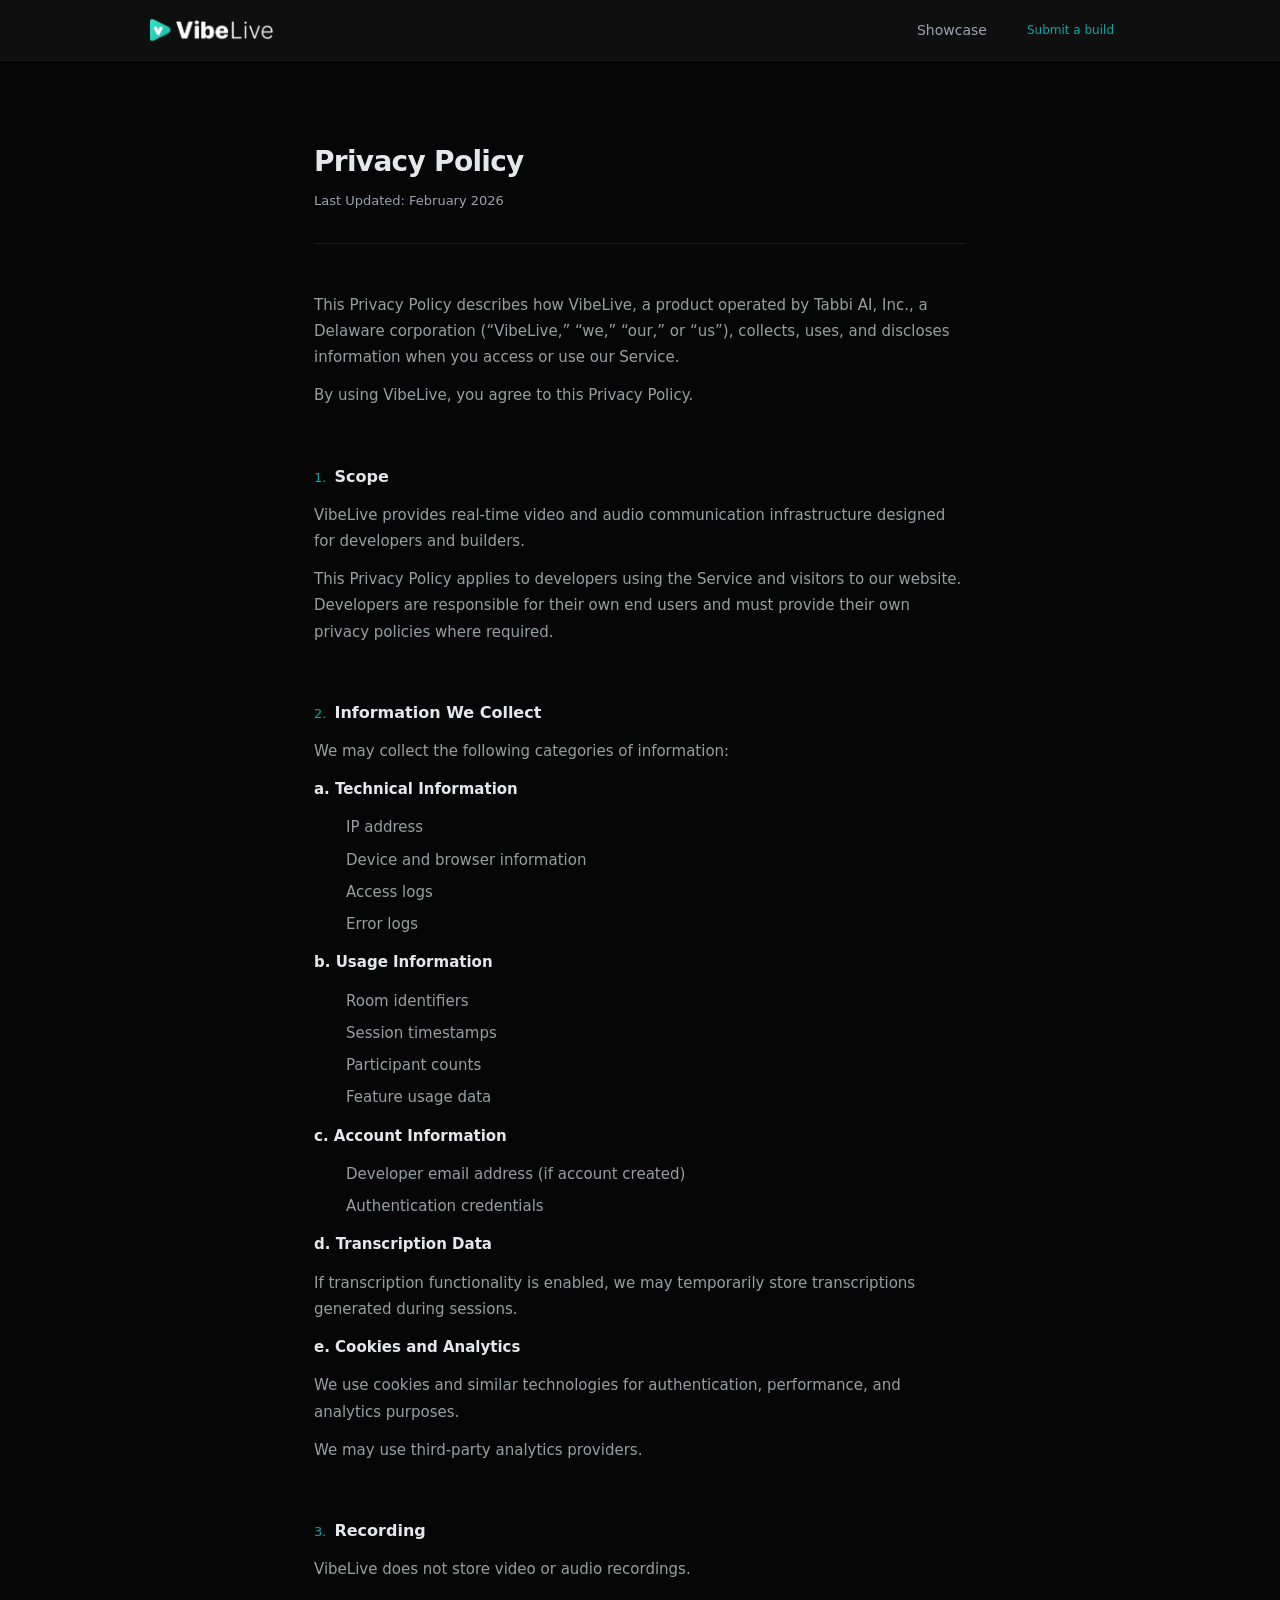
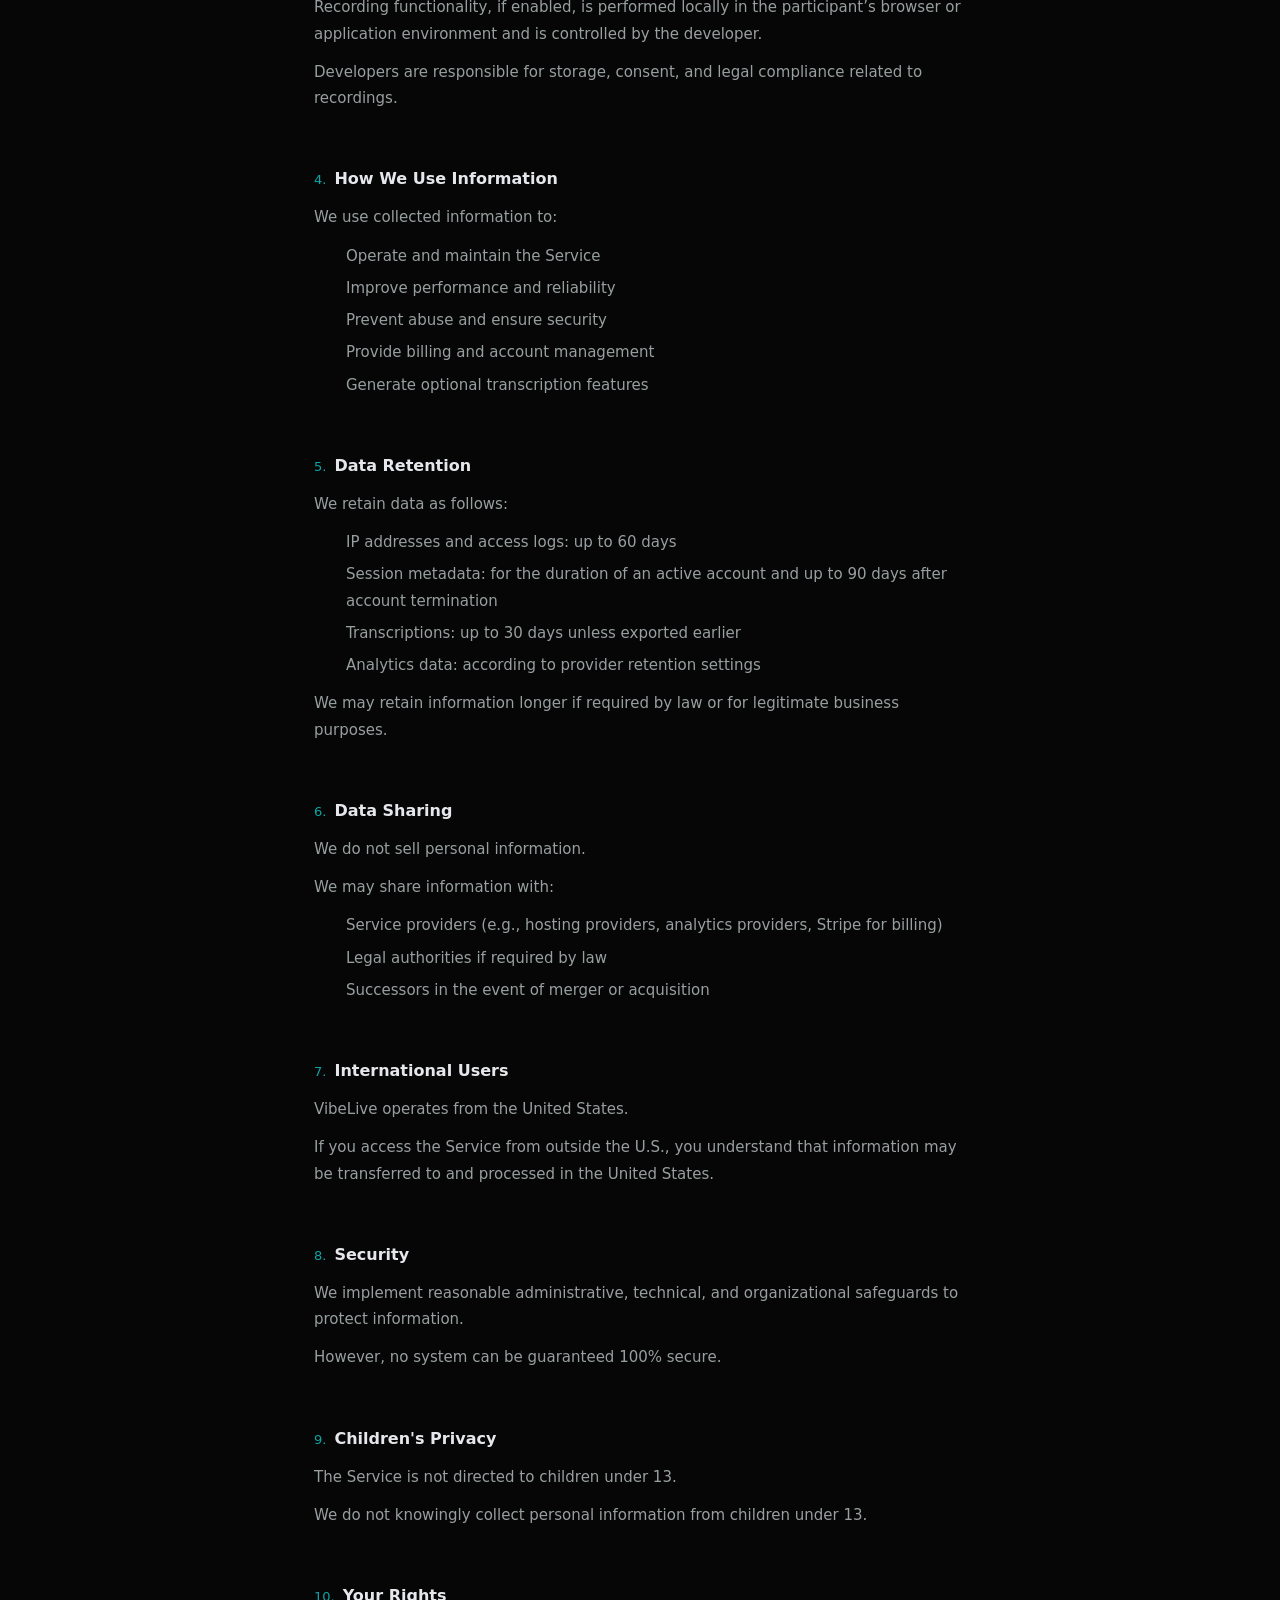
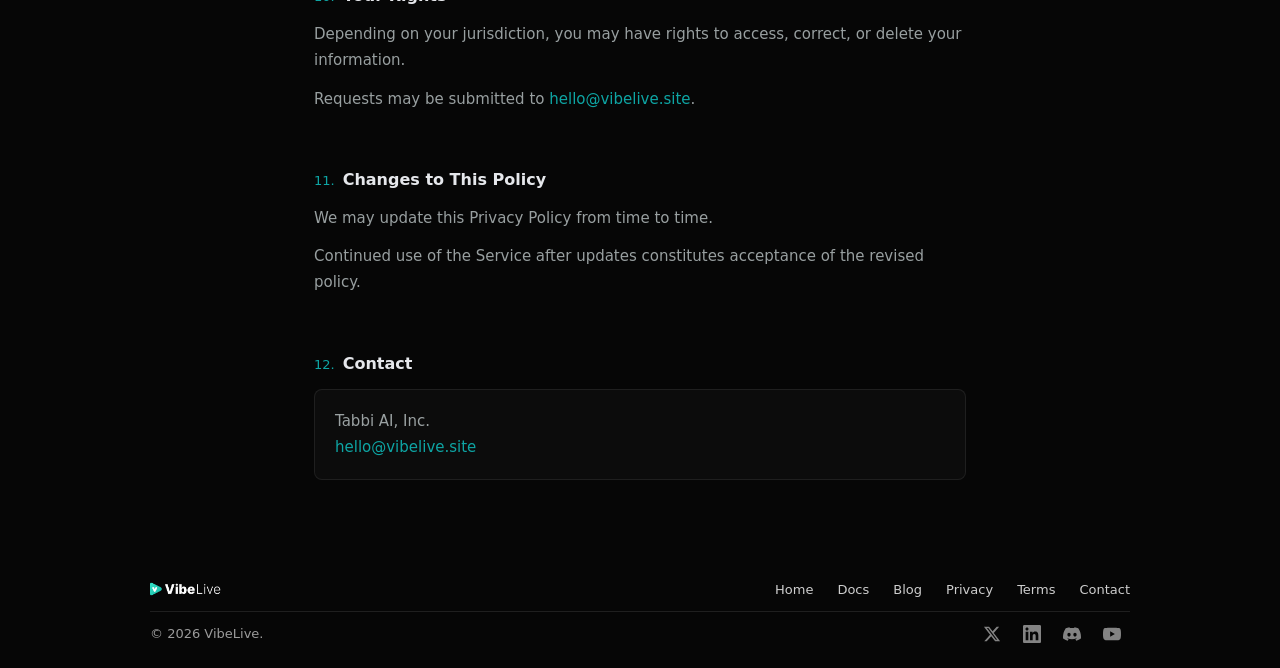
<file: privacy.html>
<!DOCTYPE html><html lang="en"><head><meta charSet="utf-8"/><meta name="viewport" content="width=device-width, initial-scale=1"/><link rel="preload" as="image" href="/vibelive-logo.png"/><link rel="stylesheet" href="/_next/static/css/c5007930eeb5f04b.css" data-precedence="next"/><link rel="preload" as="script" fetchPriority="low" href="/_next/static/chunks/webpack-8658fdbc42bfbbae.js"/><script src="/_next/static/chunks/fd9d1056-0a73e5988bda9cb2.js" async=""></script><script src="/_next/static/chunks/117-9488e197ba92e03f.js" async=""></script><script src="/_next/static/chunks/main-app-0875f2a24e963729.js" async=""></script><script src="/_next/static/chunks/app/privacy/page-93e369dd12e737f5.js" async=""></script><script src="/_next/static/chunks/app/layout-29855b7071e5be5d.js" async=""></script><script src="/_next/static/chunks/972-930366e3e4c43f1f.js" async=""></script><script src="/_next/static/chunks/app/not-found-4da1ec15de23f7d4.js" async=""></script><link rel="preload" href="https://www.googletagmanager.com/gtag/js?id=G-JVVRKQPXLS" as="script"/><title>VibeLive — Real-time video for modern apps</title><meta name="description" content="Add real human connection to your product in minutes."/><meta property="og:title" content="VibeLive — Real-time video for modern apps"/><meta property="og:description" content="Add real human connection to your product in minutes."/><meta property="og:url" content="https://home.vibelive.site"/><meta property="og:site_name" content="VibeLive"/><meta property="og:image" content="https://vibelive.site/social/og-image.png"/><meta property="og:image:width" content="1200"/><meta property="og:image:height" content="630"/><meta property="og:type" content="website"/><meta name="twitter:card" content="summary_large_image"/><meta name="twitter:site" content="@vibelivehq"/><meta name="twitter:title" content="VibeLive — Real-time video for modern apps"/><meta name="twitter:description" content="Add real human connection to your product in minutes."/><meta name="twitter:image" content="https://vibelive.site/social/og-image.png"/><link rel="icon" href="/favicon-vibelive.png"/><script src="/_next/static/chunks/polyfills-42372ed130431b0a.js" noModule=""></script></head><body class="antialiased"><div class="dark" style="color-scheme:dark"><style>
        .dark section { background-color: transparent !important; }
      </style><main class="min-h-screen bg-[#060606] relative z-10"><header class="sticky top-0 z-50 w-full py-4 px-6 bg-card/90 backdrop-blur-sm border-b border-border"><div class="max-w-[980px] mx-auto flex items-center justify-between"><div class="flex items-center"><a href="https://home.vibelive.site/"><img src="/vibelive-logo.png" alt="VibeLive" class="h-7"/></a></div><nav class="flex items-center gap-6"><a href="/" class="hidden sm:block text-muted hover:text-text transition-colors text-sm font-medium">Showcase</a><a href="/submit" class="text-xs font-medium px-4 py-1.5 rounded-full bg-accent/10 text-accent hover:bg-accent/20 transition-colors">Submit a build</a></nav></div></header><div class="max-w-[700px] mx-auto px-6 py-20"><div class="mb-12 pb-8 border-b border-white/[0.08]"><h1 class="text-[1.75rem] font-bold text-text tracking-tight mb-2">Privacy Policy</h1><p class="text-[13px] text-muted">Last Updated: February 2026</p></div><div class="mb-10 text-[15px] leading-[1.75] text-[rgba(230,241,242,0.65)] space-y-3"><p>This Privacy Policy describes how VibeLive, a product operated by Tabbi AI, Inc., a Delaware corporation (“VibeLive,” “we,” “our,” or “us”), collects, uses, and discloses information when you access or use our Service.</p><p>By using VibeLive, you agree to this Privacy Policy.</p></div><div class="space-y-10"><section id="scope"><h2 class="text-base font-semibold text-text mb-3 pt-4 flex items-baseline gap-2"><span class="text-[13px] font-medium text-accent tabular-nums">1<!-- -->.</span>Scope</h2><div class="text-[15px] leading-[1.75] text-[rgba(230,241,242,0.65)] space-y-3"><p>VibeLive provides real-time video and audio communication infrastructure designed for developers and builders.</p><p>This Privacy Policy applies to developers using the Service and visitors to our website. Developers are responsible for their own end users and must provide their own privacy policies where required.</p></div></section><section id="information"><h2 class="text-base font-semibold text-text mb-3 pt-4 flex items-baseline gap-2"><span class="text-[13px] font-medium text-accent tabular-nums">2<!-- -->.</span>Information We Collect</h2><div class="text-[15px] leading-[1.75] text-[rgba(230,241,242,0.65)] space-y-3"><p>We may collect the following categories of information:</p><h3 class="text-[15px] font-semibold text-text mt-4 mb-2">a. Technical Information</h3><ul class="my-2 ml-5 space-y-1.5"><li class="relative pl-3 text-[15px]"><span class="absolute left-0 top-[10px] w-1 h-1 bg-accent/60 rounded-full"></span>IP address</li><li class="relative pl-3 text-[15px]"><span class="absolute left-0 top-[10px] w-1 h-1 bg-accent/60 rounded-full"></span>Device and browser information</li><li class="relative pl-3 text-[15px]"><span class="absolute left-0 top-[10px] w-1 h-1 bg-accent/60 rounded-full"></span>Access logs</li><li class="relative pl-3 text-[15px]"><span class="absolute left-0 top-[10px] w-1 h-1 bg-accent/60 rounded-full"></span>Error logs</li></ul><h3 class="text-[15px] font-semibold text-text mt-4 mb-2">b. Usage Information</h3><ul class="my-2 ml-5 space-y-1.5"><li class="relative pl-3 text-[15px]"><span class="absolute left-0 top-[10px] w-1 h-1 bg-accent/60 rounded-full"></span>Room identifiers</li><li class="relative pl-3 text-[15px]"><span class="absolute left-0 top-[10px] w-1 h-1 bg-accent/60 rounded-full"></span>Session timestamps</li><li class="relative pl-3 text-[15px]"><span class="absolute left-0 top-[10px] w-1 h-1 bg-accent/60 rounded-full"></span>Participant counts</li><li class="relative pl-3 text-[15px]"><span class="absolute left-0 top-[10px] w-1 h-1 bg-accent/60 rounded-full"></span>Feature usage data</li></ul><h3 class="text-[15px] font-semibold text-text mt-4 mb-2">c. Account Information</h3><ul class="my-2 ml-5 space-y-1.5"><li class="relative pl-3 text-[15px]"><span class="absolute left-0 top-[10px] w-1 h-1 bg-accent/60 rounded-full"></span>Developer email address (if account created)</li><li class="relative pl-3 text-[15px]"><span class="absolute left-0 top-[10px] w-1 h-1 bg-accent/60 rounded-full"></span>Authentication credentials</li></ul><h3 class="text-[15px] font-semibold text-text mt-4 mb-2">d. Transcription Data</h3><p>If transcription functionality is enabled, we may temporarily store transcriptions generated during sessions.</p><h3 class="text-[15px] font-semibold text-text mt-4 mb-2">e. Cookies and Analytics</h3><p>We use cookies and similar technologies for authentication, performance, and analytics purposes.</p><p>We may use third-party analytics providers.</p></div></section><section id="recording"><h2 class="text-base font-semibold text-text mb-3 pt-4 flex items-baseline gap-2"><span class="text-[13px] font-medium text-accent tabular-nums">3<!-- -->.</span>Recording</h2><div class="text-[15px] leading-[1.75] text-[rgba(230,241,242,0.65)] space-y-3"><p>VibeLive does not store video or audio recordings.</p><p>Recording functionality, if enabled, is performed locally in the participant’s browser or application environment and is controlled by the developer.</p><p>Developers are responsible for storage, consent, and legal compliance related to recordings.</p></div></section><section id="how-we-use"><h2 class="text-base font-semibold text-text mb-3 pt-4 flex items-baseline gap-2"><span class="text-[13px] font-medium text-accent tabular-nums">4<!-- -->.</span>How We Use Information</h2><div class="text-[15px] leading-[1.75] text-[rgba(230,241,242,0.65)] space-y-3"><p>We use collected information to:</p><ul class="my-2 ml-5 space-y-1.5"><li class="relative pl-3 text-[15px]"><span class="absolute left-0 top-[10px] w-1 h-1 bg-accent/60 rounded-full"></span>Operate and maintain the Service</li><li class="relative pl-3 text-[15px]"><span class="absolute left-0 top-[10px] w-1 h-1 bg-accent/60 rounded-full"></span>Improve performance and reliability</li><li class="relative pl-3 text-[15px]"><span class="absolute left-0 top-[10px] w-1 h-1 bg-accent/60 rounded-full"></span>Prevent abuse and ensure security</li><li class="relative pl-3 text-[15px]"><span class="absolute left-0 top-[10px] w-1 h-1 bg-accent/60 rounded-full"></span>Provide billing and account management</li><li class="relative pl-3 text-[15px]"><span class="absolute left-0 top-[10px] w-1 h-1 bg-accent/60 rounded-full"></span>Generate optional transcription features</li></ul></div></section><section id="retention"><h2 class="text-base font-semibold text-text mb-3 pt-4 flex items-baseline gap-2"><span class="text-[13px] font-medium text-accent tabular-nums">5<!-- -->.</span>Data Retention</h2><div class="text-[15px] leading-[1.75] text-[rgba(230,241,242,0.65)] space-y-3"><p>We retain data as follows:</p><ul class="my-2 ml-5 space-y-1.5"><li class="relative pl-3 text-[15px]"><span class="absolute left-0 top-[10px] w-1 h-1 bg-accent/60 rounded-full"></span>IP addresses and access logs: up to 60 days</li><li class="relative pl-3 text-[15px]"><span class="absolute left-0 top-[10px] w-1 h-1 bg-accent/60 rounded-full"></span>Session metadata: for the duration of an active account and up to 90 days after account termination</li><li class="relative pl-3 text-[15px]"><span class="absolute left-0 top-[10px] w-1 h-1 bg-accent/60 rounded-full"></span>Transcriptions: up to 30 days unless exported earlier</li><li class="relative pl-3 text-[15px]"><span class="absolute left-0 top-[10px] w-1 h-1 bg-accent/60 rounded-full"></span>Analytics data: according to provider retention settings</li></ul><p>We may retain information longer if required by law or for legitimate business purposes.</p></div></section><section id="sharing"><h2 class="text-base font-semibold text-text mb-3 pt-4 flex items-baseline gap-2"><span class="text-[13px] font-medium text-accent tabular-nums">6<!-- -->.</span>Data Sharing</h2><div class="text-[15px] leading-[1.75] text-[rgba(230,241,242,0.65)] space-y-3"><p>We do not sell personal information.</p><p>We may share information with:</p><ul class="my-2 ml-5 space-y-1.5"><li class="relative pl-3 text-[15px]"><span class="absolute left-0 top-[10px] w-1 h-1 bg-accent/60 rounded-full"></span>Service providers (e.g., hosting providers, analytics providers, Stripe for billing)</li><li class="relative pl-3 text-[15px]"><span class="absolute left-0 top-[10px] w-1 h-1 bg-accent/60 rounded-full"></span>Legal authorities if required by law</li><li class="relative pl-3 text-[15px]"><span class="absolute left-0 top-[10px] w-1 h-1 bg-accent/60 rounded-full"></span>Successors in the event of merger or acquisition</li></ul></div></section><section id="international"><h2 class="text-base font-semibold text-text mb-3 pt-4 flex items-baseline gap-2"><span class="text-[13px] font-medium text-accent tabular-nums">7<!-- -->.</span>International Users</h2><div class="text-[15px] leading-[1.75] text-[rgba(230,241,242,0.65)] space-y-3"><p>VibeLive operates from the United States.</p><p>If you access the Service from outside the U.S., you understand that information may be transferred to and processed in the United States.</p></div></section><section id="security"><h2 class="text-base font-semibold text-text mb-3 pt-4 flex items-baseline gap-2"><span class="text-[13px] font-medium text-accent tabular-nums">8<!-- -->.</span>Security</h2><div class="text-[15px] leading-[1.75] text-[rgba(230,241,242,0.65)] space-y-3"><p>We implement reasonable administrative, technical, and organizational safeguards to protect information.</p><p>However, no system can be guaranteed 100% secure.</p></div></section><section id="children"><h2 class="text-base font-semibold text-text mb-3 pt-4 flex items-baseline gap-2"><span class="text-[13px] font-medium text-accent tabular-nums">9<!-- -->.</span>Children&#x27;s Privacy</h2><div class="text-[15px] leading-[1.75] text-[rgba(230,241,242,0.65)] space-y-3"><p>The Service is not directed to children under 13.</p><p>We do not knowingly collect personal information from children under 13.</p></div></section><section id="rights"><h2 class="text-base font-semibold text-text mb-3 pt-4 flex items-baseline gap-2"><span class="text-[13px] font-medium text-accent tabular-nums">10<!-- -->.</span>Your Rights</h2><div class="text-[15px] leading-[1.75] text-[rgba(230,241,242,0.65)] space-y-3"><p>Depending on your jurisdiction, you may have rights to access, correct, or delete your information.</p><p>Requests may be submitted to<!-- --> <a href="mailto:hello@vibelive.site" class="text-accent hover:text-accent/80 transition-colors">hello@vibelive.site</a>.</p></div></section><section id="changes"><h2 class="text-base font-semibold text-text mb-3 pt-4 flex items-baseline gap-2"><span class="text-[13px] font-medium text-accent tabular-nums">11<!-- -->.</span>Changes to This Policy</h2><div class="text-[15px] leading-[1.75] text-[rgba(230,241,242,0.65)] space-y-3"><p>We may update this Privacy Policy from time to time.</p><p>Continued use of the Service after updates constitutes acceptance of the revised policy.</p></div></section><section id="contact"><h2 class="text-base font-semibold text-text mb-3 pt-4 flex items-baseline gap-2"><span class="text-[13px] font-medium text-accent tabular-nums">12.</span>Contact</h2><div class="p-5 bg-[#0c0c0c] border border-white/[0.08] rounded-lg text-[15px] text-[rgba(230,241,242,0.65)]"><p class="mb-1">Tabbi AI, Inc.</p><p><a href="mailto:hello@vibelive.site" class="text-accent hover:text-accent/80 transition-colors">hello@vibelive.site</a></p></div></section></div></div><footer class="bg-[#060606]"><div class="px-6 pt-5 pb-4"><div class="max-w-[980px] mx-auto"><div class="flex flex-col md:flex-row items-start md:items-center justify-between gap-5"><a href="https://vibelive.site" class="inline-block focus-visible:outline-none focus-visible:ring-2 focus-visible:ring-[#0EA5A4]/40 rounded-sm"><img src="/vibelive-logo.png" alt="VibeLive" class="h-4"/></a><nav class="flex flex-wrap items-center gap-6"><a href="https://vibelive.site" class="text-[13px] font-medium text-[rgba(255,255,255,0.8)] hover:text-[#0EA5A4] transition-colors focus-visible:outline-none focus-visible:ring-2 focus-visible:ring-[#0EA5A4]/40 focus-visible:ring-offset-2 focus-visible:ring-offset-[#060606] rounded-sm">Home</a><a href="https://docs.vibelive.site/" class="text-[13px] font-medium text-[rgba(255,255,255,0.8)] hover:text-[#0EA5A4] transition-colors focus-visible:outline-none focus-visible:ring-2 focus-visible:ring-[#0EA5A4]/40 focus-visible:ring-offset-2 focus-visible:ring-offset-[#060606] rounded-sm">Docs</a><a href="https://vibelive.site/blog" class="text-[13px] font-medium text-[rgba(255,255,255,0.8)] hover:text-[#0EA5A4] transition-colors focus-visible:outline-none focus-visible:ring-2 focus-visible:ring-[#0EA5A4]/40 focus-visible:ring-offset-2 focus-visible:ring-offset-[#060606] rounded-sm">Blog</a><a href="https://vibelive.site/privacy" class="text-[13px] font-medium text-[rgba(255,255,255,0.8)] hover:text-[#0EA5A4] transition-colors focus-visible:outline-none focus-visible:ring-2 focus-visible:ring-[#0EA5A4]/40 focus-visible:ring-offset-2 focus-visible:ring-offset-[#060606] rounded-sm">Privacy</a><a href="https://vibelive.site/terms" class="text-[13px] font-medium text-[rgba(255,255,255,0.8)] hover:text-[#0EA5A4] transition-colors focus-visible:outline-none focus-visible:ring-2 focus-visible:ring-[#0EA5A4]/40 focus-visible:ring-offset-2 focus-visible:ring-offset-[#060606] rounded-sm">Terms</a><a href="mailto:hello@vibelive.site" class="text-[13px] font-medium text-[rgba(255,255,255,0.8)] hover:text-[#0EA5A4] transition-colors focus-visible:outline-none focus-visible:ring-2 focus-visible:ring-[#0EA5A4]/40 focus-visible:ring-offset-2 focus-visible:ring-offset-[#060606] rounded-sm">Contact</a></nav></div><div class="border-t border-[rgba(255,255,255,0.1)] mt-3 mb-1"></div><div class="flex flex-col-reverse md:flex-row items-start md:items-center justify-between gap-3"><p class="text-[13px] text-[rgba(255,255,255,0.6)]">© 2026 VibeLive.</p><div class="flex items-center gap-1"><a href="https://x.com/vibelivehq" target="_blank" rel="noopener noreferrer" class="flex items-center justify-center w-9 h-9 rounded-full text-[rgba(255,255,255,0.5)] hover:text-[#0EA5A4] transition-colors focus-visible:outline-none focus-visible:ring-2 focus-visible:ring-[#0EA5A4]/40 focus-visible:ring-offset-2 focus-visible:ring-offset-[#060606]" aria-label="X"><svg width="18" height="18" viewBox="0 0 24 24" fill="currentColor"><path d="M18.244 2.25h3.308l-7.227 8.26 8.502 11.24H16.17l-5.214-6.817L4.99 21.75H1.68l7.73-8.835L1.254 2.25H8.08l4.713 6.231zm-1.161 17.52h1.833L7.084 4.126H5.117z"></path></svg></a><a href="https://www.linkedin.com/company/vibelivehq/" target="_blank" rel="noopener noreferrer" class="flex items-center justify-center w-9 h-9 rounded-full text-[rgba(255,255,255,0.5)] hover:text-[#0EA5A4] transition-colors focus-visible:outline-none focus-visible:ring-2 focus-visible:ring-[#0EA5A4]/40 focus-visible:ring-offset-2 focus-visible:ring-offset-[#060606]" aria-label="LinkedIn"><svg width="18" height="18" viewBox="0 0 24 24" fill="currentColor"><path d="M20.447 20.452h-3.554v-5.569c0-1.328-.027-3.037-1.852-3.037-1.853 0-2.136 1.445-2.136 2.939v5.667H9.351V9h3.414v1.561h.046c.477-.9 1.637-1.85 3.37-1.85 3.601 0 4.267 2.37 4.267 5.455v6.286zM5.337 7.433c-1.144 0-2.063-.926-2.063-2.065 0-1.138.92-2.063 2.063-2.063 1.14 0 2.064.925 2.064 2.063 0 1.139-.925 2.065-2.064 2.065zm1.782 13.019H3.555V9h3.564v11.452zM22.225 0H1.771C.792 0 0 .774 0 1.729v20.542C0 23.227.792 24 1.771 24h20.451C23.2 24 24 23.227 24 22.271V1.729C24 .774 23.2 0 22.222 0h.003z"></path></svg></a><a href="https://discord.gg/CwMMcUWpjn" target="_blank" rel="noopener noreferrer" class="flex items-center justify-center w-9 h-9 rounded-full text-[rgba(255,255,255,0.5)] hover:text-[#0EA5A4] transition-colors focus-visible:outline-none focus-visible:ring-2 focus-visible:ring-[#0EA5A4]/40 focus-visible:ring-offset-2 focus-visible:ring-offset-[#060606]" aria-label="Discord"><svg width="18" height="18" viewBox="0 0 24 24" fill="currentColor"><path d="M20.317 4.37a19.791 19.791 0 00-4.885-1.515.074.074 0 00-.079.037c-.21.375-.444.865-.608 1.25a18.27 18.27 0 00-5.487 0 12.64 12.64 0 00-.617-1.25.077.077 0 00-.079-.037A19.736 19.736 0 003.677 4.37a.07.07 0 00-.032.027C.533 9.046-.32 13.58.099 18.057a.082.082 0 00.031.057 19.9 19.9 0 005.993 3.03.078.078 0 00.084-.028c.462-.63.874-1.295 1.226-1.994a.076.076 0 00-.041-.106 13.107 13.107 0 01-1.872-.892.077.077 0 01-.008-.128 10.2 10.2 0 00.372-.292.074.074 0 01.077-.01c3.928 1.793 8.18 1.793 12.062 0a.074.074 0 01.078.01c.12.098.246.198.373.292a.077.077 0 01-.006.127 12.299 12.299 0 01-1.873.892.077.077 0 00-.041.107c.36.698.772 1.362 1.225 1.993a.076.076 0 00.084.028 19.839 19.839 0 006.002-3.03.077.077 0 00.032-.054c.5-5.177-.838-9.674-3.549-13.66a.061.061 0 00-.031-.03zM8.02 15.33c-1.183 0-2.157-1.085-2.157-2.419 0-1.333.956-2.419 2.157-2.419 1.21 0 2.176 1.096 2.157 2.42 0 1.333-.956 2.418-2.157 2.418zm7.975 0c-1.183 0-2.157-1.085-2.157-2.419 0-1.333.955-2.419 2.157-2.419 1.21 0 2.176 1.096 2.157 2.42 0 1.333-.946 2.418-2.157 2.418z"></path></svg></a><a href="https://www.youtube.com/@vibelivehq" target="_blank" rel="noopener noreferrer" class="flex items-center justify-center w-9 h-9 rounded-full text-[rgba(255,255,255,0.5)] hover:text-[#0EA5A4] transition-colors focus-visible:outline-none focus-visible:ring-2 focus-visible:ring-[#0EA5A4]/40 focus-visible:ring-offset-2 focus-visible:ring-offset-[#060606]" aria-label="YouTube"><svg width="18" height="18" viewBox="0 0 24 24" fill="currentColor"><path d="M23.498 6.186a3.016 3.016 0 00-2.122-2.136C19.505 3.545 12 3.545 12 3.545s-7.505 0-9.377.505A3.017 3.017 0 00.502 6.186C0 8.07 0 12 0 12s0 3.93.502 5.814a3.016 3.016 0 002.122 2.136c1.871.505 9.376.505 9.376.505s7.505 0 9.377-.505a3.015 3.015 0 002.122-2.136C24 15.93 24 12 24 12s0-3.93-.502-5.814zM9.545 15.568V8.432L15.818 12l-6.273 3.568z"></path></svg></a></div></div></div></div></footer></main></div><script src="/_next/static/chunks/webpack-8658fdbc42bfbbae.js" async=""></script><script>(self.__next_f=self.__next_f||[]).push([0]);self.__next_f.push([2,null])</script><script>self.__next_f.push([1,"1:HL[\"/_next/static/css/c5007930eeb5f04b.css\",\"style\"]\n"])</script><script>self.__next_f.push([1,"2:I[2846,[],\"\"]\n4:I[9295,[\"385\",\"static/chunks/app/privacy/page-93e369dd12e737f5.js\"],\"default\"]\n6:I[4707,[],\"\"]\n7:I[6423,[],\"\"]\n8:I[8003,[\"185\",\"static/chunks/app/layout-29855b7071e5be5d.js\"],\"\"]\n9:I[2972,[\"972\",\"static/chunks/972-930366e3e4c43f1f.js\",\"160\",\"static/chunks/app/not-found-4da1ec15de23f7d4.js\"],\"\"]\nb:I[1060,[],\"\"]\n5:T41b,M20.317 4.37a19.791 19.791 0 00-4.885-1.515.074.074 0 00-.079.037c-.21.375-.444.865-.608 1.25a18.27 18.27 0 00-5.487 0 12.64 12.64 0 00-.617-1.25.077.077 0 00-.079-.037A19.736 19.736 0 003.677 4.37a.07.07 0 00-.032.027C.533 9.046-.32 13.58.099 18.057a.082.082 0 00.031.057 19.9 19.9 0 005.993 3.03.078.078 0 00.084-.028c.462-.63.874-1.295 1.226-1.994a.076.076 0 00-.041-.106 13.107 13.107 0 01-1.872-.892.077.077 0 01-.008-.128 10.2 10.2 0 00.372-.292.074.074 0 01.077-.01c3.928 1.793 8.18 1.793 12.062 0a.074.074 0 01.078.01c.12.098.246.198.373.292a.077.077 0 01-.006.127 12.299 12.299 0 01-1.873.892.077.077 0 00-.041.107c.36.698.772 1.362 1.225 1.993a.076.076 0 00.084.028 19.839 19.839 0 006.002-3.03.077.077 0 00.032-.054c.5-5.177-.838-9.674-3.549-13.66a.061.061 0 00-.031-.03zM8.02 15.33c-1.183 0-2.157-1.085-2.157-2.419 0-1.333.956-2.419 2.157-2.419 1.21 0 2.176 1.096 2.157 2.42 0 1.333-.956 2.418-2.157 2.418zm7.975 0c-1.183 0-2.157-1.085-2.157-2.419 0-1.333.955-2.419 2.157-2.419 1.21 0 2.176 1.096 2.157 2.42 0 1.333-.946 2.418-2.157 2.418zc:[]\n"])</script><script>self.__next_f.push([1,"0:[\"$\",\"$L2\",null,{\"buildId\":\"9Fsfz1WcAcKt-yRdV6xQx\",\"assetPrefix\":\"\",\"urlParts\":[\"\",\"privacy\"],\"initialTree\":[\"\",{\"children\":[\"privacy\",{\"children\":[\"__PAGE__\",{}]}]},\"$undefined\",\"$undefined\",true],\"initialSeedData\":[\"\",{\"children\":[\"privacy\",{\"children\":[\"__PAGE__\",{},[[\"$L3\",[\"$\",\"div\",null,{\"className\":\"dark\",\"style\":{\"colorScheme\":\"dark\"},\"children\":[[\"$\",\"style\",null,{\"children\":\"\\n        .dark section { background-color: transparent !important; }\\n      \"}],[\"$\",\"main\",null,{\"className\":\"min-h-screen bg-[#060606] relative z-10\",\"children\":[[\"$\",\"$L4\",null,{}],[\"$\",\"div\",null,{\"className\":\"max-w-[700px] mx-auto px-6 py-20\",\"children\":[[\"$\",\"div\",null,{\"className\":\"mb-12 pb-8 border-b border-white/[0.08]\",\"children\":[[\"$\",\"h1\",null,{\"className\":\"text-[1.75rem] font-bold text-text tracking-tight mb-2\",\"children\":\"Privacy Policy\"}],[\"$\",\"p\",null,{\"className\":\"text-[13px] text-muted\",\"children\":\"Last Updated: February 2026\"}]]}],[\"$\",\"div\",null,{\"className\":\"mb-10 text-[15px] leading-[1.75] text-[rgba(230,241,242,0.65)] space-y-3\",\"children\":[[\"$\",\"p\",null,{\"children\":\"This Privacy Policy describes how VibeLive, a product operated by Tabbi AI, Inc., a Delaware corporation (“VibeLive,” “we,” “our,” or “us”), collects, uses, and discloses information when you access or use our Service.\"}],[\"$\",\"p\",null,{\"children\":\"By using VibeLive, you agree to this Privacy Policy.\"}]]}],[\"$\",\"div\",null,{\"className\":\"space-y-10\",\"children\":[[\"$\",\"section\",null,{\"id\":\"scope\",\"children\":[[\"$\",\"h2\",null,{\"className\":\"text-base font-semibold text-text mb-3 pt-4 flex items-baseline gap-2\",\"children\":[[\"$\",\"span\",null,{\"className\":\"text-[13px] font-medium text-accent tabular-nums\",\"children\":[1,\".\"]}],\"Scope\"]}],[\"$\",\"div\",null,{\"className\":\"text-[15px] leading-[1.75] text-[rgba(230,241,242,0.65)] space-y-3\",\"children\":[[\"$\",\"p\",null,{\"children\":\"VibeLive provides real-time video and audio communication infrastructure designed for developers and builders.\"}],[\"$\",\"p\",null,{\"children\":\"This Privacy Policy applies to developers using the Service and visitors to our website. Developers are responsible for their own end users and must provide their own privacy policies where required.\"}]]}]]}],[\"$\",\"section\",null,{\"id\":\"information\",\"children\":[[\"$\",\"h2\",null,{\"className\":\"text-base font-semibold text-text mb-3 pt-4 flex items-baseline gap-2\",\"children\":[[\"$\",\"span\",null,{\"className\":\"text-[13px] font-medium text-accent tabular-nums\",\"children\":[2,\".\"]}],\"Information We Collect\"]}],[\"$\",\"div\",null,{\"className\":\"text-[15px] leading-[1.75] text-[rgba(230,241,242,0.65)] space-y-3\",\"children\":[[\"$\",\"p\",null,{\"children\":\"We may collect the following categories of information:\"}],[\"$\",\"h3\",null,{\"className\":\"text-[15px] font-semibold text-text mt-4 mb-2\",\"children\":\"a. Technical Information\"}],[\"$\",\"ul\",null,{\"className\":\"my-2 ml-5 space-y-1.5\",\"children\":[[\"$\",\"li\",\"IP address\",{\"className\":\"relative pl-3 text-[15px]\",\"children\":[[\"$\",\"span\",null,{\"className\":\"absolute left-0 top-[10px] w-1 h-1 bg-accent/60 rounded-full\"}],\"IP address\"]}],[\"$\",\"li\",\"Device and browser information\",{\"className\":\"relative pl-3 text-[15px]\",\"children\":[[\"$\",\"span\",null,{\"className\":\"absolute left-0 top-[10px] w-1 h-1 bg-accent/60 rounded-full\"}],\"Device and browser information\"]}],[\"$\",\"li\",\"Access logs\",{\"className\":\"relative pl-3 text-[15px]\",\"children\":[[\"$\",\"span\",null,{\"className\":\"absolute left-0 top-[10px] w-1 h-1 bg-accent/60 rounded-full\"}],\"Access logs\"]}],[\"$\",\"li\",\"Error logs\",{\"className\":\"relative pl-3 text-[15px]\",\"children\":[[\"$\",\"span\",null,{\"className\":\"absolute left-0 top-[10px] w-1 h-1 bg-accent/60 rounded-full\"}],\"Error logs\"]}]]}],[\"$\",\"h3\",null,{\"className\":\"text-[15px] font-semibold text-text mt-4 mb-2\",\"children\":\"b. Usage Information\"}],[\"$\",\"ul\",null,{\"className\":\"my-2 ml-5 space-y-1.5\",\"children\":[[\"$\",\"li\",\"Room identifiers\",{\"className\":\"relative pl-3 text-[15px]\",\"children\":[[\"$\",\"span\",null,{\"className\":\"absolute left-0 top-[10px] w-1 h-1 bg-accent/60 rounded-full\"}],\"Room identifiers\"]}],[\"$\",\"li\",\"Session timestamps\",{\"className\":\"relative pl-3 text-[15px]\",\"children\":[[\"$\",\"span\",null,{\"className\":\"absolute left-0 top-[10px] w-1 h-1 bg-accent/60 rounded-full\"}],\"Session timestamps\"]}],[\"$\",\"li\",\"Participant counts\",{\"className\":\"relative pl-3 text-[15px]\",\"children\":[[\"$\",\"span\",null,{\"className\":\"absolute left-0 top-[10px] w-1 h-1 bg-accent/60 rounded-full\"}],\"Participant counts\"]}],[\"$\",\"li\",\"Feature usage data\",{\"className\":\"relative pl-3 text-[15px]\",\"children\":[[\"$\",\"span\",null,{\"className\":\"absolute left-0 top-[10px] w-1 h-1 bg-accent/60 rounded-full\"}],\"Feature usage data\"]}]]}],[\"$\",\"h3\",null,{\"className\":\"text-[15px] font-semibold text-text mt-4 mb-2\",\"children\":\"c. Account Information\"}],[\"$\",\"ul\",null,{\"className\":\"my-2 ml-5 space-y-1.5\",\"children\":[[\"$\",\"li\",\"Developer email address (if account created)\",{\"className\":\"relative pl-3 text-[15px]\",\"children\":[[\"$\",\"span\",null,{\"className\":\"absolute left-0 top-[10px] w-1 h-1 bg-accent/60 rounded-full\"}],\"Developer email address (if account created)\"]}],[\"$\",\"li\",\"Authentication credentials\",{\"className\":\"relative pl-3 text-[15px]\",\"children\":[[\"$\",\"span\",null,{\"className\":\"absolute left-0 top-[10px] w-1 h-1 bg-accent/60 rounded-full\"}],\"Authentication credentials\"]}]]}],[\"$\",\"h3\",null,{\"className\":\"text-[15px] font-semibold text-text mt-4 mb-2\",\"children\":\"d. Transcription Data\"}],[\"$\",\"p\",null,{\"children\":\"If transcription functionality is enabled, we may temporarily store transcriptions generated during sessions.\"}],[\"$\",\"h3\",null,{\"className\":\"text-[15px] font-semibold text-text mt-4 mb-2\",\"children\":\"e. Cookies and Analytics\"}],[\"$\",\"p\",null,{\"children\":\"We use cookies and similar technologies for authentication, performance, and analytics purposes.\"}],[\"$\",\"p\",null,{\"children\":\"We may use third-party analytics providers.\"}]]}]]}],[\"$\",\"section\",null,{\"id\":\"recording\",\"children\":[[\"$\",\"h2\",null,{\"className\":\"text-base font-semibold text-text mb-3 pt-4 flex items-baseline gap-2\",\"children\":[[\"$\",\"span\",null,{\"className\":\"text-[13px] font-medium text-accent tabular-nums\",\"children\":[3,\".\"]}],\"Recording\"]}],[\"$\",\"div\",null,{\"className\":\"text-[15px] leading-[1.75] text-[rgba(230,241,242,0.65)] space-y-3\",\"children\":[[\"$\",\"p\",null,{\"children\":\"VibeLive does not store video or audio recordings.\"}],[\"$\",\"p\",null,{\"children\":\"Recording functionality, if enabled, is performed locally in the participant’s browser or application environment and is controlled by the developer.\"}],[\"$\",\"p\",null,{\"children\":\"Developers are responsible for storage, consent, and legal compliance related to recordings.\"}]]}]]}],[\"$\",\"section\",null,{\"id\":\"how-we-use\",\"children\":[[\"$\",\"h2\",null,{\"className\":\"text-base font-semibold text-text mb-3 pt-4 flex items-baseline gap-2\",\"children\":[[\"$\",\"span\",null,{\"className\":\"text-[13px] font-medium text-accent tabular-nums\",\"children\":[4,\".\"]}],\"How We Use Information\"]}],[\"$\",\"div\",null,{\"className\":\"text-[15px] leading-[1.75] text-[rgba(230,241,242,0.65)] space-y-3\",\"children\":[[\"$\",\"p\",null,{\"children\":\"We use collected information to:\"}],[\"$\",\"ul\",null,{\"className\":\"my-2 ml-5 space-y-1.5\",\"children\":[[\"$\",\"li\",\"Operate and maintain the Service\",{\"className\":\"relative pl-3 text-[15px]\",\"children\":[[\"$\",\"span\",null,{\"className\":\"absolute left-0 top-[10px] w-1 h-1 bg-accent/60 rounded-full\"}],\"Operate and maintain the Service\"]}],[\"$\",\"li\",\"Improve performance and reliability\",{\"className\":\"relative pl-3 text-[15px]\",\"children\":[[\"$\",\"span\",null,{\"className\":\"absolute left-0 top-[10px] w-1 h-1 bg-accent/60 rounded-full\"}],\"Improve performance and reliability\"]}],[\"$\",\"li\",\"Prevent abuse and ensure security\",{\"className\":\"relative pl-3 text-[15px]\",\"children\":[[\"$\",\"span\",null,{\"className\":\"absolute left-0 top-[10px] w-1 h-1 bg-accent/60 rounded-full\"}],\"Prevent abuse and ensure security\"]}],[\"$\",\"li\",\"Provide billing and account management\",{\"className\":\"relative pl-3 text-[15px]\",\"children\":[[\"$\",\"span\",null,{\"className\":\"absolute left-0 top-[10px] w-1 h-1 bg-accent/60 rounded-full\"}],\"Provide billing and account management\"]}],[\"$\",\"li\",\"Generate optional transcription features\",{\"className\":\"relative pl-3 text-[15px]\",\"children\":[[\"$\",\"span\",null,{\"className\":\"absolute left-0 top-[10px] w-1 h-1 bg-accent/60 rounded-full\"}],\"Generate optional transcription features\"]}]]}]]}]]}],[\"$\",\"section\",null,{\"id\":\"retention\",\"children\":[[\"$\",\"h2\",null,{\"className\":\"text-base font-semibold text-text mb-3 pt-4 flex items-baseline gap-2\",\"children\":[[\"$\",\"span\",null,{\"className\":\"text-[13px] font-medium text-accent tabular-nums\",\"children\":[5,\".\"]}],\"Data Retention\"]}],[\"$\",\"div\",null,{\"className\":\"text-[15px] leading-[1.75] text-[rgba(230,241,242,0.65)] space-y-3\",\"children\":[[\"$\",\"p\",null,{\"children\":\"We retain data as follows:\"}],[\"$\",\"ul\",null,{\"className\":\"my-2 ml-5 space-y-1.5\",\"children\":[[\"$\",\"li\",\"IP addresses and access logs: up to 60 days\",{\"className\":\"relative pl-3 text-[15px]\",\"children\":[[\"$\",\"span\",null,{\"className\":\"absolute left-0 top-[10px] w-1 h-1 bg-accent/60 rounded-full\"}],\"IP addresses and access logs: up to 60 days\"]}],[\"$\",\"li\",\"Session metadata: for the duration of an active account and up to 90 days after account termination\",{\"className\":\"relative pl-3 text-[15px]\",\"children\":[[\"$\",\"span\",null,{\"className\":\"absolute left-0 top-[10px] w-1 h-1 bg-accent/60 rounded-full\"}],\"Session metadata: for the duration of an active account and up to 90 days after account termination\"]}],[\"$\",\"li\",\"Transcriptions: up to 30 days unless exported earlier\",{\"className\":\"relative pl-3 text-[15px]\",\"children\":[[\"$\",\"span\",null,{\"className\":\"absolute left-0 top-[10px] w-1 h-1 bg-accent/60 rounded-full\"}],\"Transcriptions: up to 30 days unless exported earlier\"]}],[\"$\",\"li\",\"Analytics data: according to provider retention settings\",{\"className\":\"relative pl-3 text-[15px]\",\"children\":[[\"$\",\"span\",null,{\"className\":\"absolute left-0 top-[10px] w-1 h-1 bg-accent/60 rounded-full\"}],\"Analytics data: according to provider retention settings\"]}]]}],[\"$\",\"p\",null,{\"children\":\"We may retain information longer if required by law or for legitimate business purposes.\"}]]}]]}],[\"$\",\"section\",null,{\"id\":\"sharing\",\"children\":[[\"$\",\"h2\",null,{\"className\":\"text-base font-semibold text-text mb-3 pt-4 flex items-baseline gap-2\",\"children\":[[\"$\",\"span\",null,{\"className\":\"text-[13px] font-medium text-accent tabular-nums\",\"children\":[6,\".\"]}],\"Data Sharing\"]}],[\"$\",\"div\",null,{\"className\":\"text-[15px] leading-[1.75] text-[rgba(230,241,242,0.65)] space-y-3\",\"children\":[[\"$\",\"p\",null,{\"children\":\"We do not sell personal information.\"}],[\"$\",\"p\",null,{\"children\":\"We may share information with:\"}],[\"$\",\"ul\",null,{\"className\":\"my-2 ml-5 space-y-1.5\",\"children\":[[\"$\",\"li\",\"Service providers (e.g., hosting providers, analytics providers, Stripe for billing)\",{\"className\":\"relative pl-3 text-[15px]\",\"children\":[[\"$\",\"span\",null,{\"className\":\"absolute left-0 top-[10px] w-1 h-1 bg-accent/60 rounded-full\"}],\"Service providers (e.g., hosting providers, analytics providers, Stripe for billing)\"]}],[\"$\",\"li\",\"Legal authorities if required by law\",{\"className\":\"relative pl-3 text-[15px]\",\"children\":[[\"$\",\"span\",null,{\"className\":\"absolute left-0 top-[10px] w-1 h-1 bg-accent/60 rounded-full\"}],\"Legal authorities if required by law\"]}],[\"$\",\"li\",\"Successors in the event of merger or acquisition\",{\"className\":\"relative pl-3 text-[15px]\",\"children\":[[\"$\",\"span\",null,{\"className\":\"absolute left-0 top-[10px] w-1 h-1 bg-accent/60 rounded-full\"}],\"Successors in the event of merger or acquisition\"]}]]}]]}]]}],[\"$\",\"section\",null,{\"id\":\"international\",\"children\":[[\"$\",\"h2\",null,{\"className\":\"text-base font-semibold text-text mb-3 pt-4 flex items-baseline gap-2\",\"children\":[[\"$\",\"span\",null,{\"className\":\"text-[13px] font-medium text-accent tabular-nums\",\"children\":[7,\".\"]}],\"International Users\"]}],[\"$\",\"div\",null,{\"className\":\"text-[15px] leading-[1.75] text-[rgba(230,241,242,0.65)] space-y-3\",\"children\":[[\"$\",\"p\",null,{\"children\":\"VibeLive operates from the United States.\"}],[\"$\",\"p\",null,{\"children\":\"If you access the Service from outside the U.S., you understand that information may be transferred to and processed in the United States.\"}]]}]]}],[\"$\",\"section\",null,{\"id\":\"security\",\"children\":[[\"$\",\"h2\",null,{\"className\":\"text-base font-semibold text-text mb-3 pt-4 flex items-baseline gap-2\",\"children\":[[\"$\",\"span\",null,{\"className\":\"text-[13px] font-medium text-accent tabular-nums\",\"children\":[8,\".\"]}],\"Security\"]}],[\"$\",\"div\",null,{\"className\":\"text-[15px] leading-[1.75] text-[rgba(230,241,242,0.65)] space-y-3\",\"children\":[[\"$\",\"p\",null,{\"children\":\"We implement reasonable administrative, technical, and organizational safeguards to protect information.\"}],[\"$\",\"p\",null,{\"children\":\"However, no system can be guaranteed 100% secure.\"}]]}]]}],[\"$\",\"section\",null,{\"id\":\"children\",\"children\":[[\"$\",\"h2\",null,{\"className\":\"text-base font-semibold text-text mb-3 pt-4 flex items-baseline gap-2\",\"children\":[[\"$\",\"span\",null,{\"className\":\"text-[13px] font-medium text-accent tabular-nums\",\"children\":[9,\".\"]}],\"Children's Privacy\"]}],[\"$\",\"div\",null,{\"className\":\"text-[15px] leading-[1.75] text-[rgba(230,241,242,0.65)] space-y-3\",\"children\":[[\"$\",\"p\",null,{\"children\":\"The Service is not directed to children under 13.\"}],[\"$\",\"p\",null,{\"children\":\"We do not knowingly collect personal information from children under 13.\"}]]}]]}],[\"$\",\"section\",null,{\"id\":\"rights\",\"children\":[[\"$\",\"h2\",null,{\"className\":\"text-base font-semibold text-text mb-3 pt-4 flex items-baseline gap-2\",\"children\":[[\"$\",\"span\",null,{\"className\":\"text-[13px] font-medium text-accent tabular-nums\",\"children\":[10,\".\"]}],\"Your Rights\"]}],[\"$\",\"div\",null,{\"className\":\"text-[15px] leading-[1.75] text-[rgba(230,241,242,0.65)] space-y-3\",\"children\":[[\"$\",\"p\",null,{\"children\":\"Depending on your jurisdiction, you may have rights to access, correct, or delete your information.\"}],[\"$\",\"p\",null,{\"children\":[\"Requests may be submitted to\",\" \",[\"$\",\"a\",null,{\"href\":\"mailto:hello@vibelive.site\",\"className\":\"text-accent hover:text-accent/80 transition-colors\",\"children\":\"hello@vibelive.site\"}],\".\"]}]]}]]}],[\"$\",\"section\",null,{\"id\":\"changes\",\"children\":[[\"$\",\"h2\",null,{\"className\":\"text-base font-semibold text-text mb-3 pt-4 flex items-baseline gap-2\",\"children\":[[\"$\",\"span\",null,{\"className\":\"text-[13px] font-medium text-accent tabular-nums\",\"children\":[11,\".\"]}],\"Changes to This Policy\"]}],[\"$\",\"div\",null,{\"className\":\"text-[15px] leading-[1.75] text-[rgba(230,241,242,0.65)] space-y-3\",\"children\":[[\"$\",\"p\",null,{\"children\":\"We may update this Privacy Policy from time to time.\"}],[\"$\",\"p\",null,{\"children\":\"Continued use of the Service after updates constitutes acceptance of the revised policy.\"}]]}]]}],[\"$\",\"section\",null,{\"id\":\"contact\",\"children\":[[\"$\",\"h2\",null,{\"className\":\"text-base font-semibold text-text mb-3 pt-4 flex items-baseline gap-2\",\"children\":[[\"$\",\"span\",null,{\"className\":\"text-[13px] font-medium text-accent tabular-nums\",\"children\":\"12.\"}],\"Contact\"]}],[\"$\",\"div\",null,{\"className\":\"p-5 bg-[#0c0c0c] border border-white/[0.08] rounded-lg text-[15px] text-[rgba(230,241,242,0.65)]\",\"children\":[[\"$\",\"p\",null,{\"className\":\"mb-1\",\"children\":\"Tabbi AI, Inc.\"}],[\"$\",\"p\",null,{\"children\":[\"$\",\"a\",null,{\"href\":\"mailto:hello@vibelive.site\",\"className\":\"text-accent hover:text-accent/80 transition-colors\",\"children\":\"hello@vibelive.site\"}]}]]}]]}]]}]]}],[\"$\",\"footer\",null,{\"className\":\"bg-[#060606]\",\"children\":[\"$\",\"div\",null,{\"className\":\"px-6 pt-5 pb-4\",\"children\":[\"$\",\"div\",null,{\"className\":\"max-w-[980px] mx-auto\",\"children\":[[\"$\",\"div\",null,{\"className\":\"flex flex-col md:flex-row items-start md:items-center justify-between gap-5\",\"children\":[[\"$\",\"a\",null,{\"href\":\"https://vibelive.site\",\"className\":\"inline-block focus-visible:outline-none focus-visible:ring-2 focus-visible:ring-[#0EA5A4]/40 rounded-sm\",\"children\":[\"$\",\"img\",null,{\"src\":\"/vibelive-logo.png\",\"alt\":\"VibeLive\",\"className\":\"h-4\"}]}],[\"$\",\"nav\",null,{\"className\":\"flex flex-wrap items-center gap-6\",\"children\":[[\"$\",\"a\",null,{\"href\":\"https://vibelive.site\",\"className\":\"text-[13px] font-medium text-[rgba(255,255,255,0.8)] hover:text-[#0EA5A4] transition-colors focus-visible:outline-none focus-visible:ring-2 focus-visible:ring-[#0EA5A4]/40 focus-visible:ring-offset-2 focus-visible:ring-offset-[#060606] rounded-sm\",\"children\":\"Home\"}],[\"$\",\"a\",null,{\"href\":\"https://docs.vibelive.site/\",\"className\":\"text-[13px] font-medium text-[rgba(255,255,255,0.8)] hover:text-[#0EA5A4] transition-colors focus-visible:outline-none focus-visible:ring-2 focus-visible:ring-[#0EA5A4]/40 focus-visible:ring-offset-2 focus-visible:ring-offset-[#060606] rounded-sm\",\"children\":\"Docs\"}],[\"$\",\"a\",null,{\"href\":\"https://vibelive.site/blog\",\"className\":\"text-[13px] font-medium text-[rgba(255,255,255,0.8)] hover:text-[#0EA5A4] transition-colors focus-visible:outline-none focus-visible:ring-2 focus-visible:ring-[#0EA5A4]/40 focus-visible:ring-offset-2 focus-visible:ring-offset-[#060606] rounded-sm\",\"children\":\"Blog\"}],[\"$\",\"a\",null,{\"href\":\"https://vibelive.site/privacy\",\"className\":\"text-[13px] font-medium text-[rgba(255,255,255,0.8)] hover:text-[#0EA5A4] transition-colors focus-visible:outline-none focus-visible:ring-2 focus-visible:ring-[#0EA5A4]/40 focus-visible:ring-offset-2 focus-visible:ring-offset-[#060606] rounded-sm\",\"children\":\"Privacy\"}],[\"$\",\"a\",null,{\"href\":\"https://vibelive.site/terms\",\"className\":\"text-[13px] font-medium text-[rgba(255,255,255,0.8)] hover:text-[#0EA5A4] transition-colors focus-visible:outline-none focus-visible:ring-2 focus-visible:ring-[#0EA5A4]/40 focus-visible:ring-offset-2 focus-visible:ring-offset-[#060606] rounded-sm\",\"children\":\"Terms\"}],[\"$\",\"a\",null,{\"href\":\"mailto:hello@vibelive.site\",\"className\":\"text-[13px] font-medium text-[rgba(255,255,255,0.8)] hover:text-[#0EA5A4] transition-colors focus-visible:outline-none focus-visible:ring-2 focus-visible:ring-[#0EA5A4]/40 focus-visible:ring-offset-2 focus-visible:ring-offset-[#060606] rounded-sm\",\"children\":\"Contact\"}]]}]]}],[\"$\",\"div\",null,{\"className\":\"border-t border-[rgba(255,255,255,0.1)] mt-3 mb-1\"}],[\"$\",\"div\",null,{\"className\":\"flex flex-col-reverse md:flex-row items-start md:items-center justify-between gap-3\",\"children\":[[\"$\",\"p\",null,{\"className\":\"text-[13px] text-[rgba(255,255,255,0.6)]\",\"children\":\"© 2026 VibeLive.\"}],[\"$\",\"div\",null,{\"className\":\"flex items-center gap-1\",\"children\":[[\"$\",\"a\",null,{\"href\":\"https://x.com/vibelivehq\",\"target\":\"_blank\",\"rel\":\"noopener noreferrer\",\"className\":\"flex items-center justify-center w-9 h-9 rounded-full text-[rgba(255,255,255,0.5)] hover:text-[#0EA5A4] transition-colors focus-visible:outline-none focus-visible:ring-2 focus-visible:ring-[#0EA5A4]/40 focus-visible:ring-offset-2 focus-visible:ring-offset-[#060606]\",\"aria-label\":\"X\",\"children\":[\"$\",\"svg\",null,{\"width\":\"18\",\"height\":\"18\",\"viewBox\":\"0 0 24 24\",\"fill\":\"currentColor\",\"children\":[\"$\",\"path\",null,{\"d\":\"M18.244 2.25h3.308l-7.227 8.26 8.502 11.24H16.17l-5.214-6.817L4.99 21.75H1.68l7.73-8.835L1.254 2.25H8.08l4.713 6.231zm-1.161 17.52h1.833L7.084 4.126H5.117z\"}]}]}],[\"$\",\"a\",null,{\"href\":\"https://www.linkedin.com/company/vibelivehq/\",\"target\":\"_blank\",\"rel\":\"noopener noreferrer\",\"className\":\"flex items-center justify-center w-9 h-9 rounded-full text-[rgba(255,255,255,0.5)] hover:text-[#0EA5A4] transition-colors focus-visible:outline-none focus-visible:ring-2 focus-visible:ring-[#0EA5A4]/40 focus-visible:ring-offset-2 focus-visible:ring-offset-[#060606]\",\"aria-label\":\"LinkedIn\",\"children\":[\"$\",\"svg\",null,{\"width\":\"18\",\"height\":\"18\",\"viewBox\":\"0 0 24 24\",\"fill\":\"currentColor\",\"children\":[\"$\",\"path\",null,{\"d\":\"M20.447 20.452h-3.554v-5.569c0-1.328-.027-3.037-1.852-3.037-1.853 0-2.136 1.445-2.136 2.939v5.667H9.351V9h3.414v1.561h.046c.477-.9 1.637-1.85 3.37-1.85 3.601 0 4.267 2.37 4.267 5.455v6.286zM5.337 7.433c-1.144 0-2.063-.926-2.063-2.065 0-1.138.92-2.063 2.063-2.063 1.14 0 2.064.925 2.064 2.063 0 1.139-.925 2.065-2.064 2.065zm1.782 13.019H3.555V9h3.564v11.452zM22.225 0H1.771C.792 0 0 .774 0 1.729v20.542C0 23.227.792 24 1.771 24h20.451C23.2 24 24 23.227 24 22.271V1.729C24 .774 23.2 0 22.222 0h.003z\"}]}]}],[\"$\",\"a\",null,{\"href\":\"https://discord.gg/CwMMcUWpjn\",\"target\":\"_blank\",\"rel\":\"noopener noreferrer\",\"className\":\"flex items-center justify-center w-9 h-9 rounded-full text-[rgba(255,255,255,0.5)] hover:text-[#0EA5A4] transition-colors focus-visible:outline-none focus-visible:ring-2 focus-visible:ring-[#0EA5A4]/40 focus-visible:ring-offset-2 focus-visible:ring-offset-[#060606]\",\"aria-label\":\"Discord\",\"children\":[\"$\",\"svg\",null,{\"width\":\"18\",\"height\":\"18\",\"viewBox\":\"0 0 24 24\",\"fill\":\"currentColor\",\"children\":[\"$\",\"path\",null,{\"d\":\"$5\"}]}]}],[\"$\",\"a\",null,{\"href\":\"https://www.youtube.com/@vibelivehq\",\"target\":\"_blank\",\"rel\":\"noopener noreferrer\",\"className\":\"flex items-center justify-center w-9 h-9 rounded-full text-[rgba(255,255,255,0.5)] hover:text-[#0EA5A4] transition-colors focus-visible:outline-none focus-visible:ring-2 focus-visible:ring-[#0EA5A4]/40 focus-visible:ring-offset-2 focus-visible:ring-offset-[#060606]\",\"aria-label\":\"YouTube\",\"children\":[\"$\",\"svg\",null,{\"width\":\"18\",\"height\":\"18\",\"viewBox\":\"0 0 24 24\",\"fill\":\"currentColor\",\"children\":[\"$\",\"path\",null,{\"d\":\"M23.498 6.186a3.016 3.016 0 00-2.122-2.136C19.505 3.545 12 3.545 12 3.545s-7.505 0-9.377.505A3.017 3.017 0 00.502 6.186C0 8.07 0 12 0 12s0 3.93.502 5.814a3.016 3.016 0 002.122 2.136c1.871.505 9.376.505 9.376.505s7.505 0 9.377-.505a3.015 3.015 0 002.122-2.136C24 15.93 24 12 24 12s0-3.93-.502-5.814zM9.545 15.568V8.432L15.818 12l-6.273 3.568z\"}]}]}]]}]]}]]}]}]}]]}]]}],null],null],null]},[null,[\"$\",\"$L6\",null,{\"parallelRouterKey\":\"children\",\"segmentPath\":[\"children\",\"privacy\",\"children\"],\"error\":\"$undefined\",\"errorStyles\":\"$undefined\",\"errorScripts\":\"$undefined\",\"template\":[\"$\",\"$L7\",null,{}],\"templateStyles\":\"$undefined\",\"templateScripts\":\"$undefined\",\"notFound\":\"$undefined\",\"notFoundStyles\":\"$undefined\"}]],null]},[[[[\"$\",\"link\",\"0\",{\"rel\":\"stylesheet\",\"href\":\"/_next/static/css/c5007930eeb5f04b.css\",\"precedence\":\"next\",\"crossOrigin\":\"$undefined\"}]],[\"$\",\"html\",null,{\"lang\":\"en\",\"children\":[[\"$\",\"head\",null,{\"children\":[[\"$\",\"$L8\",null,{\"src\":\"https://www.googletagmanager.com/gtag/js?id=G-JVVRKQPXLS\",\"strategy\":\"afterInteractive\"}],[\"$\",\"$L8\",null,{\"id\":\"gtag-init\",\"strategy\":\"afterInteractive\",\"children\":\"\\n            window.dataLayer = window.dataLayer || [];\\n            function gtag(){dataLayer.push(arguments);}\\n            gtag('js', new Date());\\n            gtag('config', 'G-JVVRKQPXLS');\\n          \"}]]}],[\"$\",\"body\",null,{\"className\":\"antialiased\",\"children\":[\"$\",\"$L6\",null,{\"parallelRouterKey\":\"children\",\"segmentPath\":[\"children\"],\"error\":\"$undefined\",\"errorStyles\":\"$undefined\",\"errorScripts\":\"$undefined\",\"template\":[\"$\",\"$L7\",null,{}],\"templateStyles\":\"$undefined\",\"templateScripts\":\"$undefined\",\"notFound\":[\"$\",\"div\",null,{\"className\":\"dark\",\"style\":{\"colorScheme\":\"dark\"},\"children\":[\"$\",\"main\",null,{\"className\":\"min-h-screen bg-[#060606] flex items-center justify-center px-6\",\"children\":[\"$\",\"div\",null,{\"className\":\"text-center\",\"children\":[[\"$\",\"svg\",null,{\"className\":\"w-[30px] h-[30px] mx-auto mb-6 text-accent/60\",\"fill\":\"none\",\"stroke\":\"currentColor\",\"strokeWidth\":1.5,\"viewBox\":\"0 0 24 24\",\"children\":[\"$\",\"path\",null,{\"strokeLinecap\":\"round\",\"strokeLinejoin\":\"round\",\"d\":\"M9.348 14.652a3.75 3.75 0 010-5.304m5.304 0a3.75 3.75 0 010 5.304m-7.425 2.121a6.75 6.75 0 010-9.546m9.546 0a6.75 6.75 0 010 9.546M5.106 18.894c-3.808-3.808-3.808-9.98 0-13.788m13.788 0c3.808 3.808 3.808 9.98 0 13.788\"}]}],[\"$\",\"h1\",null,{\"className\":\"text-7xl md:text-8xl font-bold leading-none text-text mb-6\",\"children\":\"404\"}],[\"$\",\"h2\",null,{\"className\":\"text-2xl md:text-3xl font-bold text-text mb-4\",\"children\":\"Vibe not found.\"}],[\"$\",\"p\",null,{\"className\":\"text-sm text-muted mb-12\",\"children\":\"The page you're looking for doesn't exist.\"}],[\"$\",\"$L9\",null,{\"href\":\"/\",\"className\":\"btn-primary px-10 py-3.5 text-base inline-block\",\"children\":\"Back to home\"}]]}]}]}],\"notFoundStyles\":[]}]}]]}]],null],null],\"couldBeIntercepted\":false,\"initialHead\":[null,\"$La\"],\"globalErrorComponent\":\"$b\",\"missingSlots\":\"$Wc\"}]\n"])</script><script>self.__next_f.push([1,"a:[[\"$\",\"meta\",\"0\",{\"name\":\"viewport\",\"content\":\"width=device-width, initial-scale=1\"}],[\"$\",\"meta\",\"1\",{\"charSet\":\"utf-8\"}],[\"$\",\"title\",\"2\",{\"children\":\"VibeLive — Real-time video for modern apps\"}],[\"$\",\"meta\",\"3\",{\"name\":\"description\",\"content\":\"Add real human connection to your product in minutes.\"}],[\"$\",\"meta\",\"4\",{\"property\":\"og:title\",\"content\":\"VibeLive — Real-time video for modern apps\"}],[\"$\",\"meta\",\"5\",{\"property\":\"og:description\",\"content\":\"Add real human connection to your product in minutes.\"}],[\"$\",\"meta\",\"6\",{\"property\":\"og:url\",\"content\":\"https://home.vibelive.site\"}],[\"$\",\"meta\",\"7\",{\"property\":\"og:site_name\",\"content\":\"VibeLive\"}],[\"$\",\"meta\",\"8\",{\"property\":\"og:image\",\"content\":\"https://vibelive.site/social/og-image.png\"}],[\"$\",\"meta\",\"9\",{\"property\":\"og:image:width\",\"content\":\"1200\"}],[\"$\",\"meta\",\"10\",{\"property\":\"og:image:height\",\"content\":\"630\"}],[\"$\",\"meta\",\"11\",{\"property\":\"og:type\",\"content\":\"website\"}],[\"$\",\"meta\",\"12\",{\"name\":\"twitter:card\",\"content\":\"summary_large_image\"}],[\"$\",\"meta\",\"13\",{\"name\":\"twitter:site\",\"content\":\"@vibelivehq\"}],[\"$\",\"meta\",\"14\",{\"name\":\"twitter:title\",\"content\":\"VibeLive — Real-time video for modern apps\"}],[\"$\",\"meta\",\"15\",{\"name\":\"twitter:description\",\"content\":\"Add real human connection to your product in minutes.\"}],[\"$\",\"meta\",\"16\",{\"name\":\"twitter:image\",\"content\":\"https://vibelive.site/social/og-image.png\"}],[\"$\",\"link\",\"17\",{\"rel\":\"icon\",\"href\":\"/favicon-vibelive.png\"}]]\n3:null\n"])</script></body></html>
</file>
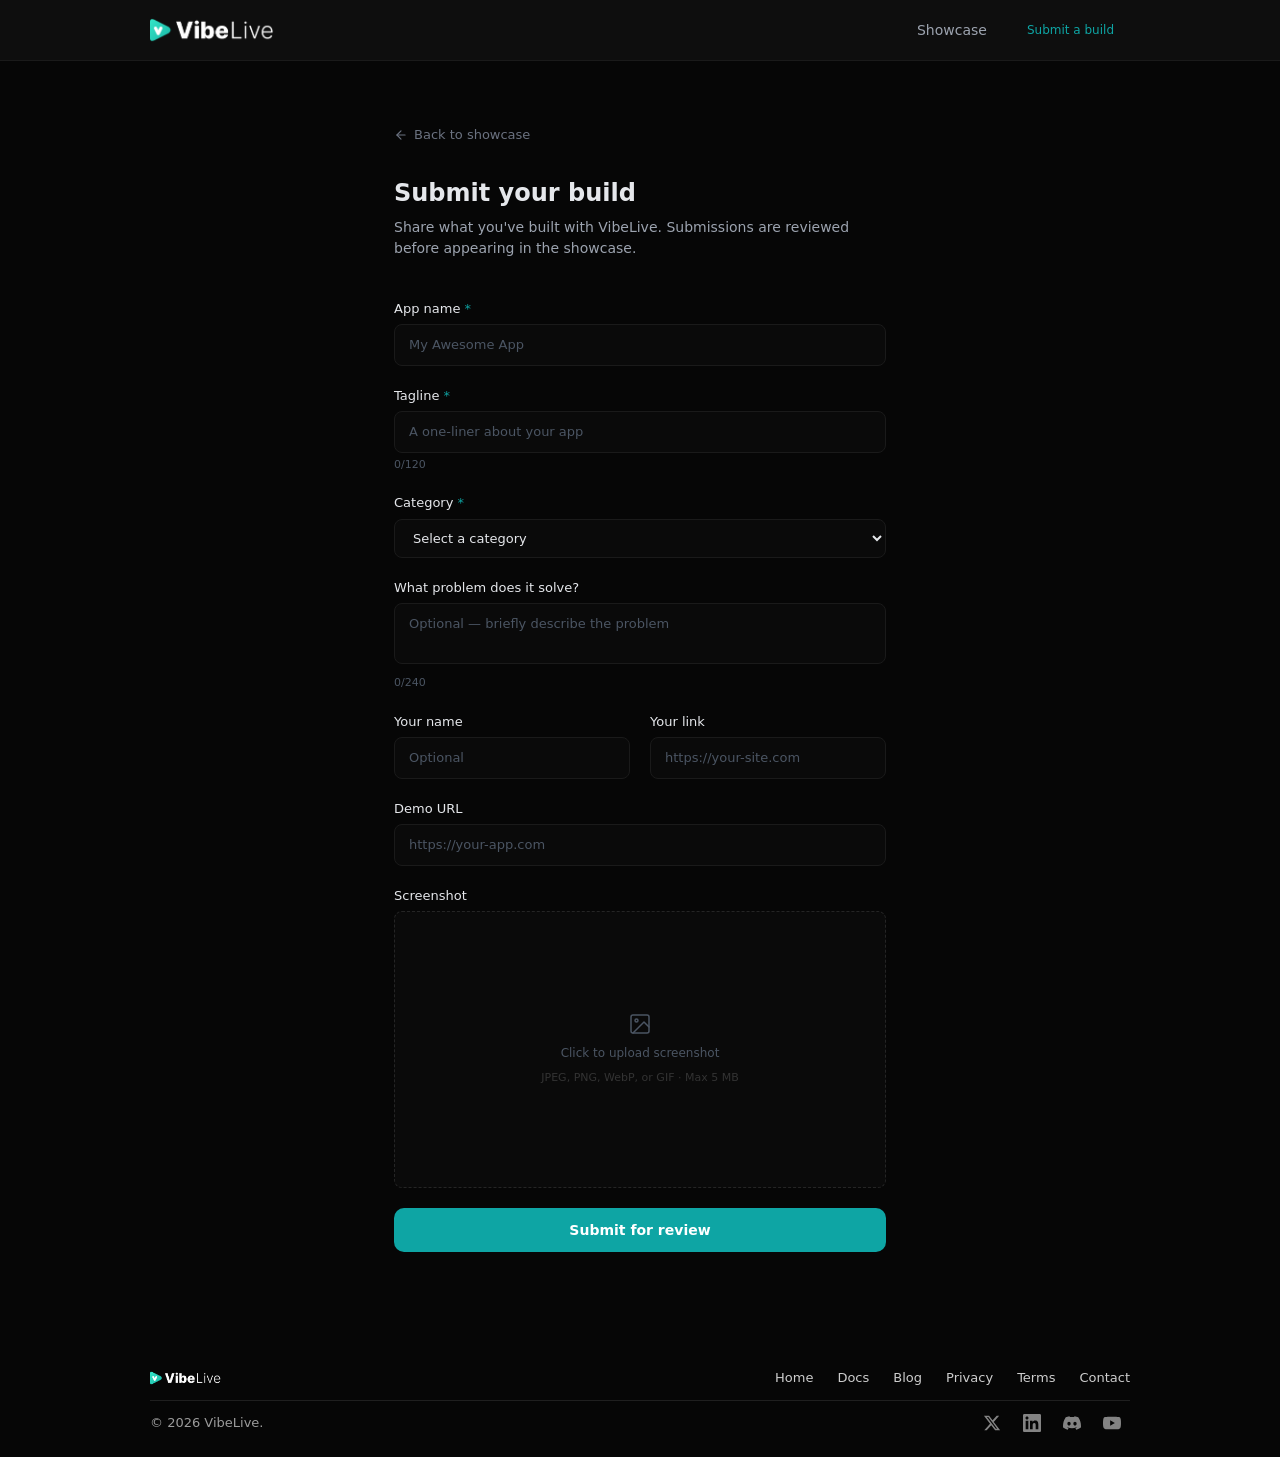
<file: submit.html>
<!DOCTYPE html><html lang="en"><head><meta charSet="utf-8"/><meta name="viewport" content="width=device-width, initial-scale=1"/><link rel="preload" as="image" href="/vibelive-logo.png"/><link rel="stylesheet" href="/_next/static/css/c5007930eeb5f04b.css" data-precedence="next"/><link rel="preload" as="script" fetchPriority="low" href="/_next/static/chunks/webpack-8658fdbc42bfbbae.js"/><script src="/_next/static/chunks/fd9d1056-0a73e5988bda9cb2.js" async=""></script><script src="/_next/static/chunks/117-9488e197ba92e03f.js" async=""></script><script src="/_next/static/chunks/main-app-0875f2a24e963729.js" async=""></script><script src="/_next/static/chunks/app/submit/page-2154e897d1a28c53.js" async=""></script><script src="/_next/static/chunks/app/layout-29855b7071e5be5d.js" async=""></script><script src="/_next/static/chunks/972-930366e3e4c43f1f.js" async=""></script><script src="/_next/static/chunks/app/not-found-4da1ec15de23f7d4.js" async=""></script><link rel="preload" href="https://www.googletagmanager.com/gtag/js?id=G-JVVRKQPXLS" as="script"/><title>VibeLive — Real-time video for modern apps</title><meta name="description" content="Add real human connection to your product in minutes."/><meta property="og:title" content="VibeLive — Real-time video for modern apps"/><meta property="og:description" content="Add real human connection to your product in minutes."/><meta property="og:url" content="https://home.vibelive.site"/><meta property="og:site_name" content="VibeLive"/><meta property="og:image" content="https://vibelive.site/social/og-image.png"/><meta property="og:image:width" content="1200"/><meta property="og:image:height" content="630"/><meta property="og:type" content="website"/><meta name="twitter:card" content="summary_large_image"/><meta name="twitter:site" content="@vibelivehq"/><meta name="twitter:title" content="VibeLive — Real-time video for modern apps"/><meta name="twitter:description" content="Add real human connection to your product in minutes."/><meta name="twitter:image" content="https://vibelive.site/social/og-image.png"/><link rel="icon" href="/favicon-vibelive.png"/><script src="/_next/static/chunks/polyfills-42372ed130431b0a.js" noModule=""></script></head><body class="antialiased"><div class="dark bg-[#060606] min-h-screen" style="color-scheme:dark"><style>
        .dark header { background-color: rgba(15,15,15,0.95) !important; }
      </style><header class="sticky top-0 z-50 w-full py-4 px-6 bg-card/90 backdrop-blur-sm border-b border-border"><div class="max-w-[980px] mx-auto flex items-center justify-between"><div class="flex items-center"><a href="https://home.vibelive.site/"><img src="/vibelive-logo.png" alt="VibeLive" class="h-7"/></a></div><nav class="flex items-center gap-6"><a href="/" class="hidden sm:block text-muted hover:text-text transition-colors text-sm font-medium">Showcase</a><a href="/submit" class="text-xs font-medium px-4 py-1.5 rounded-full bg-accent/10 text-accent hover:bg-accent/20 transition-colors">Submit a build</a></nav></div></header><main class="max-w-[540px] mx-auto px-6 pt-16 pb-24"><a href="/" class="inline-flex items-center gap-1.5 text-[13px] text-[#6b7280] hover:text-[#9ca3af] transition-colors mb-8"><svg width="14" height="14" viewBox="0 0 24 24" fill="none" stroke="currentColor" stroke-width="2" stroke-linecap="round" stroke-linejoin="round"><path d="M19 12H5"></path><path d="M12 19l-7-7 7-7"></path></svg>Back to showcase</a><h1 class="text-2xl font-bold text-[#e5e7eb] mb-2">Submit your build</h1><p class="text-[14px] text-[#9ca3af] mb-10">Share what you&#x27;ve built with VibeLive. Submissions are reviewed before appearing in the showcase.</p><form class="space-y-5"><div><label class="block text-[13px] font-medium text-[#e5e7eb] mb-1.5">App name <span class="text-[#0EA5A4]">*</span></label><input type="text" placeholder="My Awesome App" class="w-full text-[13px] bg-[#0a0a0a] border border-[#1a1a1a] text-[#e5e7eb] rounded-lg px-3.5 py-2.5 outline-none focus:border-[#0EA5A4]/40 transition-colors placeholder:text-[#4b5563]" value=""/></div><div><label class="block text-[13px] font-medium text-[#e5e7eb] mb-1.5">Tagline <span class="text-[#0EA5A4]">*</span></label><input type="text" placeholder="A one-liner about your app" maxLength="120" class="w-full text-[13px] bg-[#0a0a0a] border border-[#1a1a1a] text-[#e5e7eb] rounded-lg px-3.5 py-2.5 outline-none focus:border-[#0EA5A4]/40 transition-colors placeholder:text-[#4b5563]" value=""/><p class="text-[11px] text-[#4b5563] mt-1">0<!-- -->/120</p></div><div><label class="block text-[13px] font-medium text-[#e5e7eb] mb-1.5">Category <span class="text-[#0EA5A4]">*</span></label><select class="w-full text-[13px] bg-[#0a0a0a] border border-[#1a1a1a] text-[#e5e7eb] rounded-lg px-3.5 py-2.5 outline-none focus:border-[#0EA5A4]/40 transition-colors placeholder:text-[#4b5563]"><option value="" selected="">Select a category</option><option value="Learning">Learning</option><option value="Coaching">Coaching</option><option value="Community">Community</option><option value="Tool">Tool</option><option value="Other">Other</option></select></div><div><label class="block text-[13px] font-medium text-[#e5e7eb] mb-1.5">What problem does it solve?</label><textarea placeholder="Optional — briefly describe the problem" maxLength="240" rows="2" class="w-full text-[13px] bg-[#0a0a0a] border border-[#1a1a1a] text-[#e5e7eb] rounded-lg px-3.5 py-2.5 outline-none focus:border-[#0EA5A4]/40 transition-colors placeholder:text-[#4b5563] resize-none"></textarea><p class="text-[11px] text-[#4b5563] mt-1">0<!-- -->/240</p></div><div class="grid grid-cols-1 sm:grid-cols-2 gap-5"><div><label class="block text-[13px] font-medium text-[#e5e7eb] mb-1.5">Your name</label><input type="text" placeholder="Optional" class="w-full text-[13px] bg-[#0a0a0a] border border-[#1a1a1a] text-[#e5e7eb] rounded-lg px-3.5 py-2.5 outline-none focus:border-[#0EA5A4]/40 transition-colors placeholder:text-[#4b5563]" value=""/></div><div><label class="block text-[13px] font-medium text-[#e5e7eb] mb-1.5">Your link</label><input type="text" placeholder="https://your-site.com" class="w-full text-[13px] bg-[#0a0a0a] border border-[#1a1a1a] text-[#e5e7eb] rounded-lg px-3.5 py-2.5 outline-none focus:border-[#0EA5A4]/40 transition-colors placeholder:text-[#4b5563]" value=""/></div></div><div><label class="block text-[13px] font-medium text-[#e5e7eb] mb-1.5">Demo URL</label><input type="text" placeholder="https://your-app.com" class="w-full text-[13px] bg-[#0a0a0a] border border-[#1a1a1a] text-[#e5e7eb] rounded-lg px-3.5 py-2.5 outline-none focus:border-[#0EA5A4]/40 transition-colors placeholder:text-[#4b5563]" value=""/></div><div><label class="block text-[13px] font-medium text-[#e5e7eb] mb-1.5">Screenshot</label><input type="file" accept="image/jpeg,image/png,image/webp,image/gif" class="hidden"/><button type="button" class="w-full aspect-video rounded-lg border border-dashed border-[#252525] bg-[#0a0a0a] flex flex-col items-center justify-center gap-2 hover:border-[#0EA5A4]/30 transition-colors cursor-pointer"><svg width="24" height="24" viewBox="0 0 24 24" fill="none" stroke="#4b5563" stroke-width="1.5" stroke-linecap="round" stroke-linejoin="round"><rect x="3" y="3" width="18" height="18" rx="2"></rect><circle cx="8.5" cy="8.5" r="1.5"></circle><polyline points="21 15 16 10 5 21"></polyline></svg><span class="text-[12px] text-[#4b5563]">Click to upload screenshot</span><span class="text-[11px] text-[#333]">JPEG, PNG, WebP, or GIF · Max 5 MB</span></button></div><button type="submit" class="w-full text-sm font-semibold text-white px-5 py-3 rounded-[10px] bg-[#0EA5A4] hover:bg-[#0d9488] transition-colors disabled:opacity-50 disabled:cursor-not-allowed">Submit for review</button></form></main><footer class="bg-[#060606]"><div class="px-6 pt-5 pb-4"><div class="max-w-[980px] mx-auto"><div class="flex flex-col md:flex-row items-start md:items-center justify-between gap-5"><a href="https://vibelive.site" class="inline-block focus-visible:outline-none focus-visible:ring-2 focus-visible:ring-[#0EA5A4]/40 rounded-sm"><img src="/vibelive-logo.png" alt="VibeLive" class="h-4"/></a><nav class="flex flex-wrap items-center gap-6"><a href="https://vibelive.site" class="text-[13px] font-medium text-[rgba(255,255,255,0.8)] hover:text-[#0EA5A4] transition-colors focus-visible:outline-none focus-visible:ring-2 focus-visible:ring-[#0EA5A4]/40 focus-visible:ring-offset-2 focus-visible:ring-offset-[#060606] rounded-sm">Home</a><a href="https://docs.vibelive.site/" class="text-[13px] font-medium text-[rgba(255,255,255,0.8)] hover:text-[#0EA5A4] transition-colors focus-visible:outline-none focus-visible:ring-2 focus-visible:ring-[#0EA5A4]/40 focus-visible:ring-offset-2 focus-visible:ring-offset-[#060606] rounded-sm">Docs</a><a href="https://vibelive.site/blog" class="text-[13px] font-medium text-[rgba(255,255,255,0.8)] hover:text-[#0EA5A4] transition-colors focus-visible:outline-none focus-visible:ring-2 focus-visible:ring-[#0EA5A4]/40 focus-visible:ring-offset-2 focus-visible:ring-offset-[#060606] rounded-sm">Blog</a><a href="https://vibelive.site/privacy" class="text-[13px] font-medium text-[rgba(255,255,255,0.8)] hover:text-[#0EA5A4] transition-colors focus-visible:outline-none focus-visible:ring-2 focus-visible:ring-[#0EA5A4]/40 focus-visible:ring-offset-2 focus-visible:ring-offset-[#060606] rounded-sm">Privacy</a><a href="https://vibelive.site/terms" class="text-[13px] font-medium text-[rgba(255,255,255,0.8)] hover:text-[#0EA5A4] transition-colors focus-visible:outline-none focus-visible:ring-2 focus-visible:ring-[#0EA5A4]/40 focus-visible:ring-offset-2 focus-visible:ring-offset-[#060606] rounded-sm">Terms</a><a href="mailto:hello@vibelive.site" class="text-[13px] font-medium text-[rgba(255,255,255,0.8)] hover:text-[#0EA5A4] transition-colors focus-visible:outline-none focus-visible:ring-2 focus-visible:ring-[#0EA5A4]/40 focus-visible:ring-offset-2 focus-visible:ring-offset-[#060606] rounded-sm">Contact</a></nav></div><div class="border-t border-[rgba(255,255,255,0.1)] mt-3 mb-1"></div><div class="flex flex-col-reverse md:flex-row items-start md:items-center justify-between gap-3"><p class="text-[13px] text-[rgba(255,255,255,0.6)]">© 2026 VibeLive.</p><div class="flex items-center gap-1"><a href="https://x.com/vibelivehq" target="_blank" rel="noopener noreferrer" class="flex items-center justify-center w-9 h-9 rounded-full text-[rgba(255,255,255,0.5)] hover:text-[#0EA5A4] transition-colors focus-visible:outline-none focus-visible:ring-2 focus-visible:ring-[#0EA5A4]/40 focus-visible:ring-offset-2 focus-visible:ring-offset-[#060606]" aria-label="X"><svg width="18" height="18" viewBox="0 0 24 24" fill="currentColor"><path d="M18.244 2.25h3.308l-7.227 8.26 8.502 11.24H16.17l-5.214-6.817L4.99 21.75H1.68l7.73-8.835L1.254 2.25H8.08l4.713 6.231zm-1.161 17.52h1.833L7.084 4.126H5.117z"></path></svg></a><a href="https://www.linkedin.com/company/vibelivehq/" target="_blank" rel="noopener noreferrer" class="flex items-center justify-center w-9 h-9 rounded-full text-[rgba(255,255,255,0.5)] hover:text-[#0EA5A4] transition-colors focus-visible:outline-none focus-visible:ring-2 focus-visible:ring-[#0EA5A4]/40 focus-visible:ring-offset-2 focus-visible:ring-offset-[#060606]" aria-label="LinkedIn"><svg width="18" height="18" viewBox="0 0 24 24" fill="currentColor"><path d="M20.447 20.452h-3.554v-5.569c0-1.328-.027-3.037-1.852-3.037-1.853 0-2.136 1.445-2.136 2.939v5.667H9.351V9h3.414v1.561h.046c.477-.9 1.637-1.85 3.37-1.85 3.601 0 4.267 2.37 4.267 5.455v6.286zM5.337 7.433c-1.144 0-2.063-.926-2.063-2.065 0-1.138.92-2.063 2.063-2.063 1.14 0 2.064.925 2.064 2.063 0 1.139-.925 2.065-2.064 2.065zm1.782 13.019H3.555V9h3.564v11.452zM22.225 0H1.771C.792 0 0 .774 0 1.729v20.542C0 23.227.792 24 1.771 24h20.451C23.2 24 24 23.227 24 22.271V1.729C24 .774 23.2 0 22.222 0h.003z"></path></svg></a><a href="https://discord.gg/CwMMcUWpjn" target="_blank" rel="noopener noreferrer" class="flex items-center justify-center w-9 h-9 rounded-full text-[rgba(255,255,255,0.5)] hover:text-[#0EA5A4] transition-colors focus-visible:outline-none focus-visible:ring-2 focus-visible:ring-[#0EA5A4]/40 focus-visible:ring-offset-2 focus-visible:ring-offset-[#060606]" aria-label="Discord"><svg width="18" height="18" viewBox="0 0 24 24" fill="currentColor"><path d="M20.317 4.37a19.791 19.791 0 00-4.885-1.515.074.074 0 00-.079.037c-.21.375-.444.865-.608 1.25a18.27 18.27 0 00-5.487 0 12.64 12.64 0 00-.617-1.25.077.077 0 00-.079-.037A19.736 19.736 0 003.677 4.37a.07.07 0 00-.032.027C.533 9.046-.32 13.58.099 18.057a.082.082 0 00.031.057 19.9 19.9 0 005.993 3.03.078.078 0 00.084-.028c.462-.63.874-1.295 1.226-1.994a.076.076 0 00-.041-.106 13.107 13.107 0 01-1.872-.892.077.077 0 01-.008-.128 10.2 10.2 0 00.372-.292.074.074 0 01.077-.01c3.928 1.793 8.18 1.793 12.062 0a.074.074 0 01.078.01c.12.098.246.198.373.292a.077.077 0 01-.006.127 12.299 12.299 0 01-1.873.892.077.077 0 00-.041.107c.36.698.772 1.362 1.225 1.993a.076.076 0 00.084.028 19.839 19.839 0 006.002-3.03.077.077 0 00.032-.054c.5-5.177-.838-9.674-3.549-13.66a.061.061 0 00-.031-.03zM8.02 15.33c-1.183 0-2.157-1.085-2.157-2.419 0-1.333.956-2.419 2.157-2.419 1.21 0 2.176 1.096 2.157 2.42 0 1.333-.956 2.418-2.157 2.418zm7.975 0c-1.183 0-2.157-1.085-2.157-2.419 0-1.333.955-2.419 2.157-2.419 1.21 0 2.176 1.096 2.157 2.42 0 1.333-.946 2.418-2.157 2.418z"></path></svg></a><a href="https://www.youtube.com/@vibelivehq" target="_blank" rel="noopener noreferrer" class="flex items-center justify-center w-9 h-9 rounded-full text-[rgba(255,255,255,0.5)] hover:text-[#0EA5A4] transition-colors focus-visible:outline-none focus-visible:ring-2 focus-visible:ring-[#0EA5A4]/40 focus-visible:ring-offset-2 focus-visible:ring-offset-[#060606]" aria-label="YouTube"><svg width="18" height="18" viewBox="0 0 24 24" fill="currentColor"><path d="M23.498 6.186a3.016 3.016 0 00-2.122-2.136C19.505 3.545 12 3.545 12 3.545s-7.505 0-9.377.505A3.017 3.017 0 00.502 6.186C0 8.07 0 12 0 12s0 3.93.502 5.814a3.016 3.016 0 002.122 2.136c1.871.505 9.376.505 9.376.505s7.505 0 9.377-.505a3.015 3.015 0 002.122-2.136C24 15.93 24 12 24 12s0-3.93-.502-5.814zM9.545 15.568V8.432L15.818 12l-6.273 3.568z"></path></svg></a></div></div></div></div></footer></div><script src="/_next/static/chunks/webpack-8658fdbc42bfbbae.js" async=""></script><script>(self.__next_f=self.__next_f||[]).push([0]);self.__next_f.push([2,null])</script><script>self.__next_f.push([1,"1:HL[\"/_next/static/css/c5007930eeb5f04b.css\",\"style\"]\n"])</script><script>self.__next_f.push([1,"2:I[2846,[],\"\"]\n4:I[9107,[],\"ClientPageRoot\"]\n5:I[7350,[\"369\",\"static/chunks/app/submit/page-2154e897d1a28c53.js\"],\"default\",1]\n6:I[4707,[],\"\"]\n7:I[6423,[],\"\"]\n8:I[8003,[\"185\",\"static/chunks/app/layout-29855b7071e5be5d.js\"],\"\"]\n9:I[2972,[\"972\",\"static/chunks/972-930366e3e4c43f1f.js\",\"160\",\"static/chunks/app/not-found-4da1ec15de23f7d4.js\"],\"\"]\nb:I[1060,[],\"\"]\nc:[]\n"])</script><script>self.__next_f.push([1,"0:[\"$\",\"$L2\",null,{\"buildId\":\"9Fsfz1WcAcKt-yRdV6xQx\",\"assetPrefix\":\"\",\"urlParts\":[\"\",\"submit\"],\"initialTree\":[\"\",{\"children\":[\"submit\",{\"children\":[\"__PAGE__\",{}]}]},\"$undefined\",\"$undefined\",true],\"initialSeedData\":[\"\",{\"children\":[\"submit\",{\"children\":[\"__PAGE__\",{},[[\"$L3\",[\"$\",\"$L4\",null,{\"props\":{\"params\":{},\"searchParams\":{}},\"Component\":\"$5\"}],null],null],null]},[null,[\"$\",\"$L6\",null,{\"parallelRouterKey\":\"children\",\"segmentPath\":[\"children\",\"submit\",\"children\"],\"error\":\"$undefined\",\"errorStyles\":\"$undefined\",\"errorScripts\":\"$undefined\",\"template\":[\"$\",\"$L7\",null,{}],\"templateStyles\":\"$undefined\",\"templateScripts\":\"$undefined\",\"notFound\":\"$undefined\",\"notFoundStyles\":\"$undefined\"}]],null]},[[[[\"$\",\"link\",\"0\",{\"rel\":\"stylesheet\",\"href\":\"/_next/static/css/c5007930eeb5f04b.css\",\"precedence\":\"next\",\"crossOrigin\":\"$undefined\"}]],[\"$\",\"html\",null,{\"lang\":\"en\",\"children\":[[\"$\",\"head\",null,{\"children\":[[\"$\",\"$L8\",null,{\"src\":\"https://www.googletagmanager.com/gtag/js?id=G-JVVRKQPXLS\",\"strategy\":\"afterInteractive\"}],[\"$\",\"$L8\",null,{\"id\":\"gtag-init\",\"strategy\":\"afterInteractive\",\"children\":\"\\n            window.dataLayer = window.dataLayer || [];\\n            function gtag(){dataLayer.push(arguments);}\\n            gtag('js', new Date());\\n            gtag('config', 'G-JVVRKQPXLS');\\n          \"}]]}],[\"$\",\"body\",null,{\"className\":\"antialiased\",\"children\":[\"$\",\"$L6\",null,{\"parallelRouterKey\":\"children\",\"segmentPath\":[\"children\"],\"error\":\"$undefined\",\"errorStyles\":\"$undefined\",\"errorScripts\":\"$undefined\",\"template\":[\"$\",\"$L7\",null,{}],\"templateStyles\":\"$undefined\",\"templateScripts\":\"$undefined\",\"notFound\":[\"$\",\"div\",null,{\"className\":\"dark\",\"style\":{\"colorScheme\":\"dark\"},\"children\":[\"$\",\"main\",null,{\"className\":\"min-h-screen bg-[#060606] flex items-center justify-center px-6\",\"children\":[\"$\",\"div\",null,{\"className\":\"text-center\",\"children\":[[\"$\",\"svg\",null,{\"className\":\"w-[30px] h-[30px] mx-auto mb-6 text-accent/60\",\"fill\":\"none\",\"stroke\":\"currentColor\",\"strokeWidth\":1.5,\"viewBox\":\"0 0 24 24\",\"children\":[\"$\",\"path\",null,{\"strokeLinecap\":\"round\",\"strokeLinejoin\":\"round\",\"d\":\"M9.348 14.652a3.75 3.75 0 010-5.304m5.304 0a3.75 3.75 0 010 5.304m-7.425 2.121a6.75 6.75 0 010-9.546m9.546 0a6.75 6.75 0 010 9.546M5.106 18.894c-3.808-3.808-3.808-9.98 0-13.788m13.788 0c3.808 3.808 3.808 9.98 0 13.788\"}]}],[\"$\",\"h1\",null,{\"className\":\"text-7xl md:text-8xl font-bold leading-none text-text mb-6\",\"children\":\"404\"}],[\"$\",\"h2\",null,{\"className\":\"text-2xl md:text-3xl font-bold text-text mb-4\",\"children\":\"Vibe not found.\"}],[\"$\",\"p\",null,{\"className\":\"text-sm text-muted mb-12\",\"children\":\"The page you're looking for doesn't exist.\"}],[\"$\",\"$L9\",null,{\"href\":\"/\",\"className\":\"btn-primary px-10 py-3.5 text-base inline-block\",\"children\":\"Back to home\"}]]}]}]}],\"notFoundStyles\":[]}]}]]}]],null],null],\"couldBeIntercepted\":false,\"initialHead\":[null,\"$La\"],\"globalErrorComponent\":\"$b\",\"missingSlots\":\"$Wc\"}]\n"])</script><script>self.__next_f.push([1,"a:[[\"$\",\"meta\",\"0\",{\"name\":\"viewport\",\"content\":\"width=device-width, initial-scale=1\"}],[\"$\",\"meta\",\"1\",{\"charSet\":\"utf-8\"}],[\"$\",\"title\",\"2\",{\"children\":\"VibeLive — Real-time video for modern apps\"}],[\"$\",\"meta\",\"3\",{\"name\":\"description\",\"content\":\"Add real human connection to your product in minutes.\"}],[\"$\",\"meta\",\"4\",{\"property\":\"og:title\",\"content\":\"VibeLive — Real-time video for modern apps\"}],[\"$\",\"meta\",\"5\",{\"property\":\"og:description\",\"content\":\"Add real human connection to your product in minutes.\"}],[\"$\",\"meta\",\"6\",{\"property\":\"og:url\",\"content\":\"https://home.vibelive.site\"}],[\"$\",\"meta\",\"7\",{\"property\":\"og:site_name\",\"content\":\"VibeLive\"}],[\"$\",\"meta\",\"8\",{\"property\":\"og:image\",\"content\":\"https://vibelive.site/social/og-image.png\"}],[\"$\",\"meta\",\"9\",{\"property\":\"og:image:width\",\"content\":\"1200\"}],[\"$\",\"meta\",\"10\",{\"property\":\"og:image:height\",\"content\":\"630\"}],[\"$\",\"meta\",\"11\",{\"property\":\"og:type\",\"content\":\"website\"}],[\"$\",\"meta\",\"12\",{\"name\":\"twitter:card\",\"content\":\"summary_large_image\"}],[\"$\",\"meta\",\"13\",{\"name\":\"twitter:site\",\"content\":\"@vibelivehq\"}],[\"$\",\"meta\",\"14\",{\"name\":\"twitter:title\",\"content\":\"VibeLive — Real-time video for modern apps\"}],[\"$\",\"meta\",\"15\",{\"name\":\"twitter:description\",\"content\":\"Add real human connection to your product in minutes.\"}],[\"$\",\"meta\",\"16\",{\"name\":\"twitter:image\",\"content\":\"https://vibelive.site/social/og-image.png\"}],[\"$\",\"link\",\"17\",{\"rel\":\"icon\",\"href\":\"/favicon-vibelive.png\"}]]\n3:null\n"])</script></body></html>
</file>
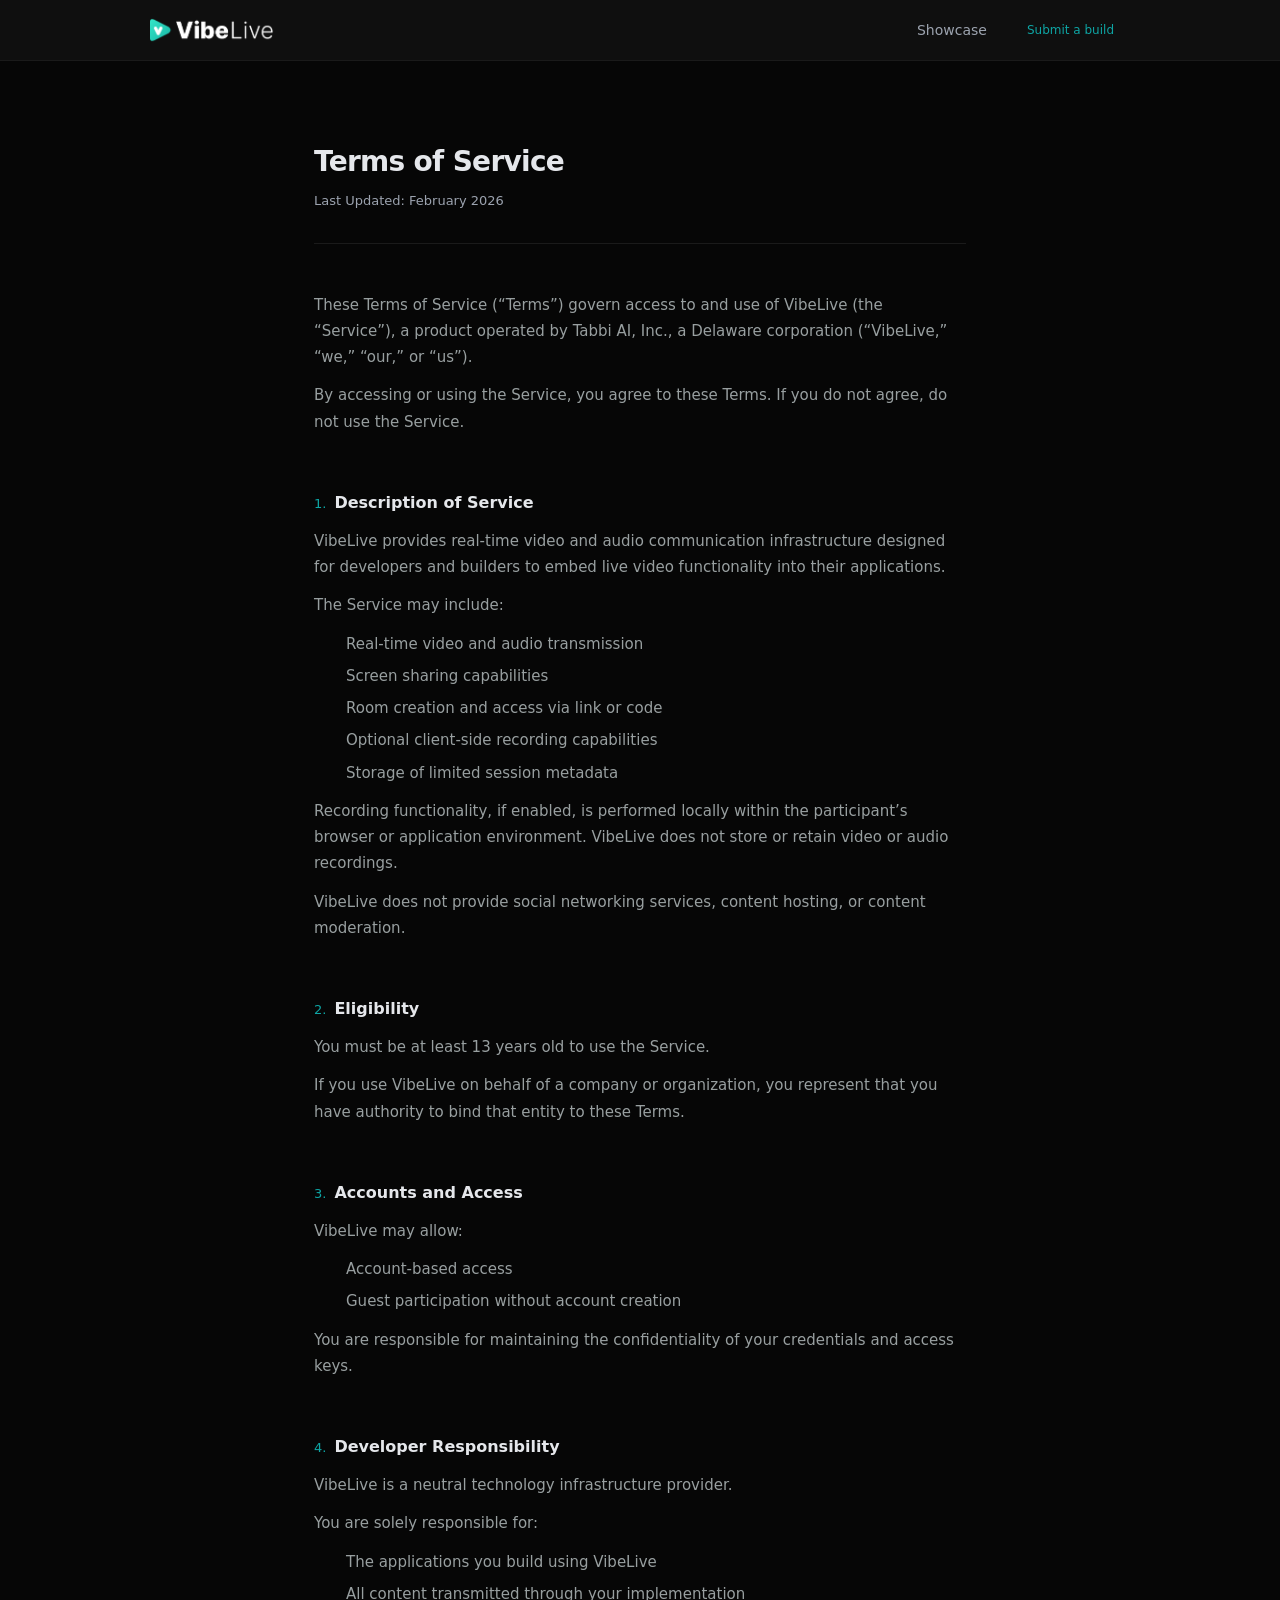
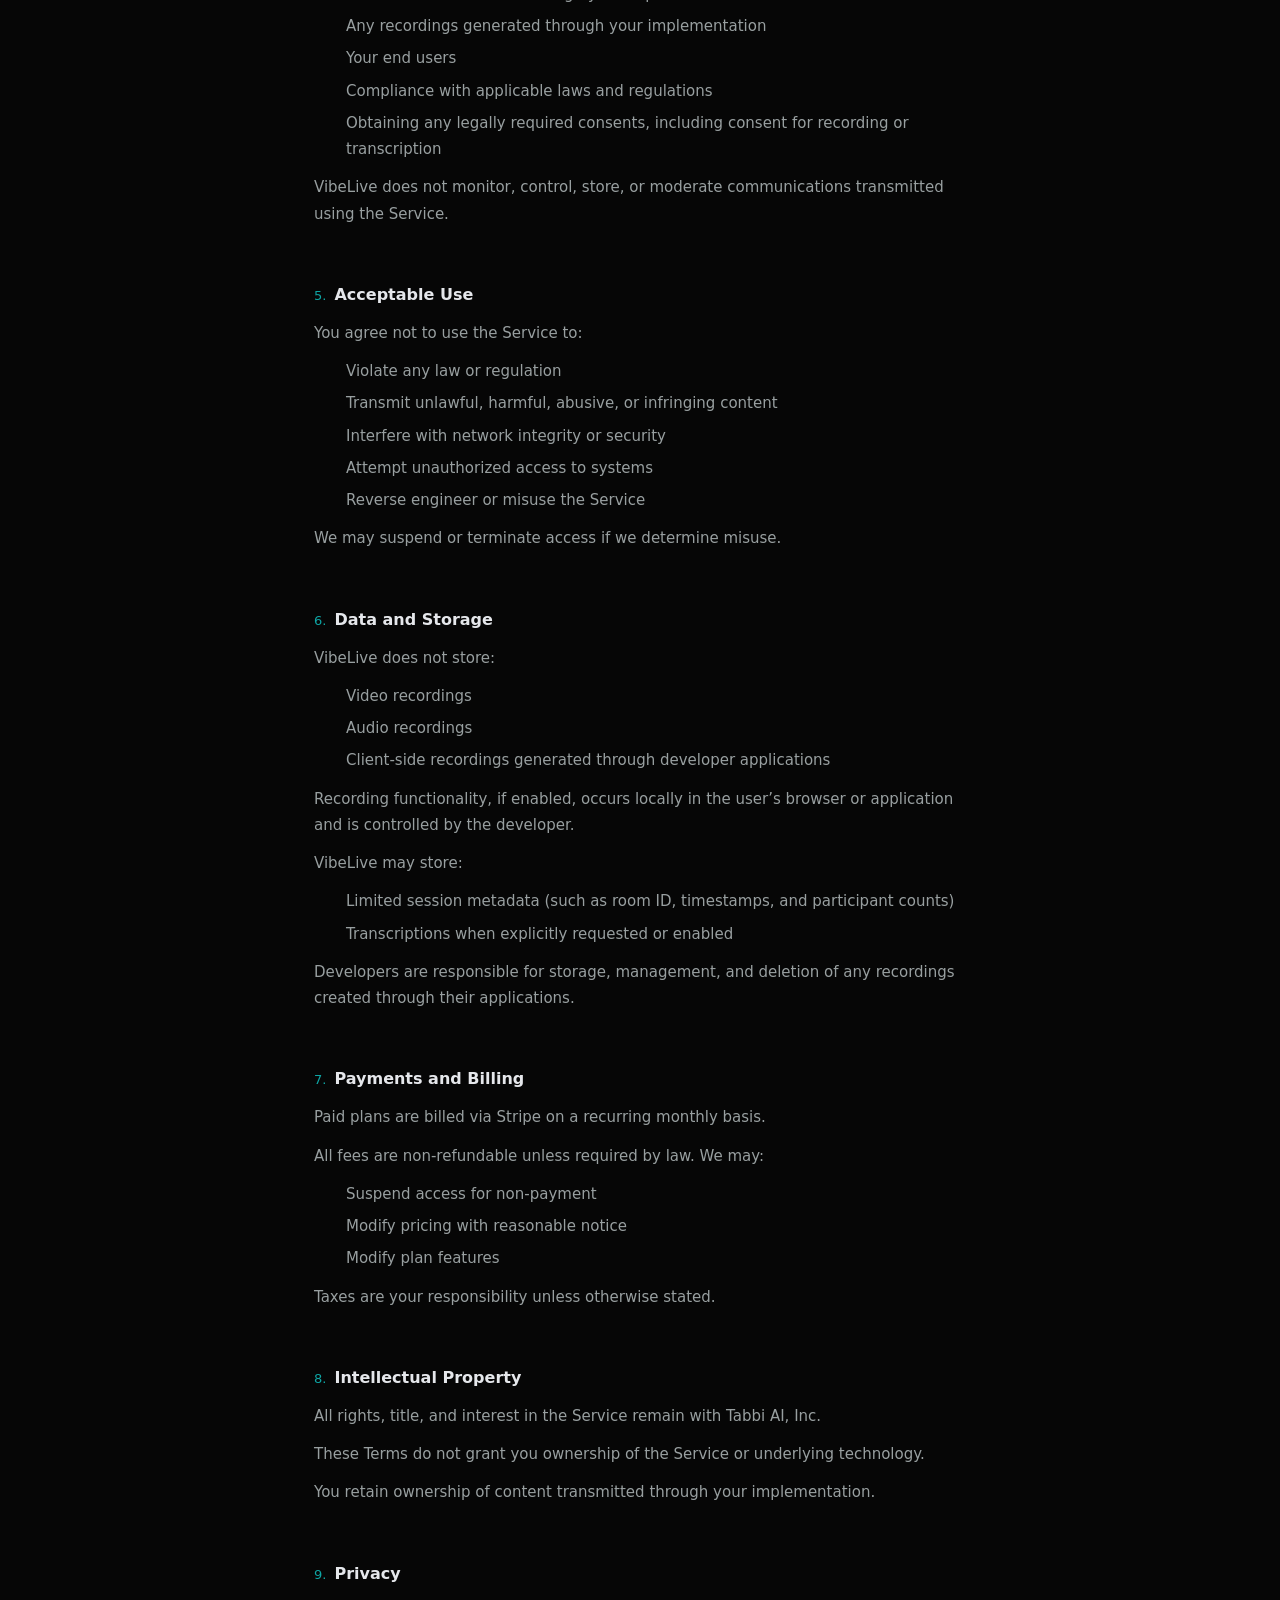
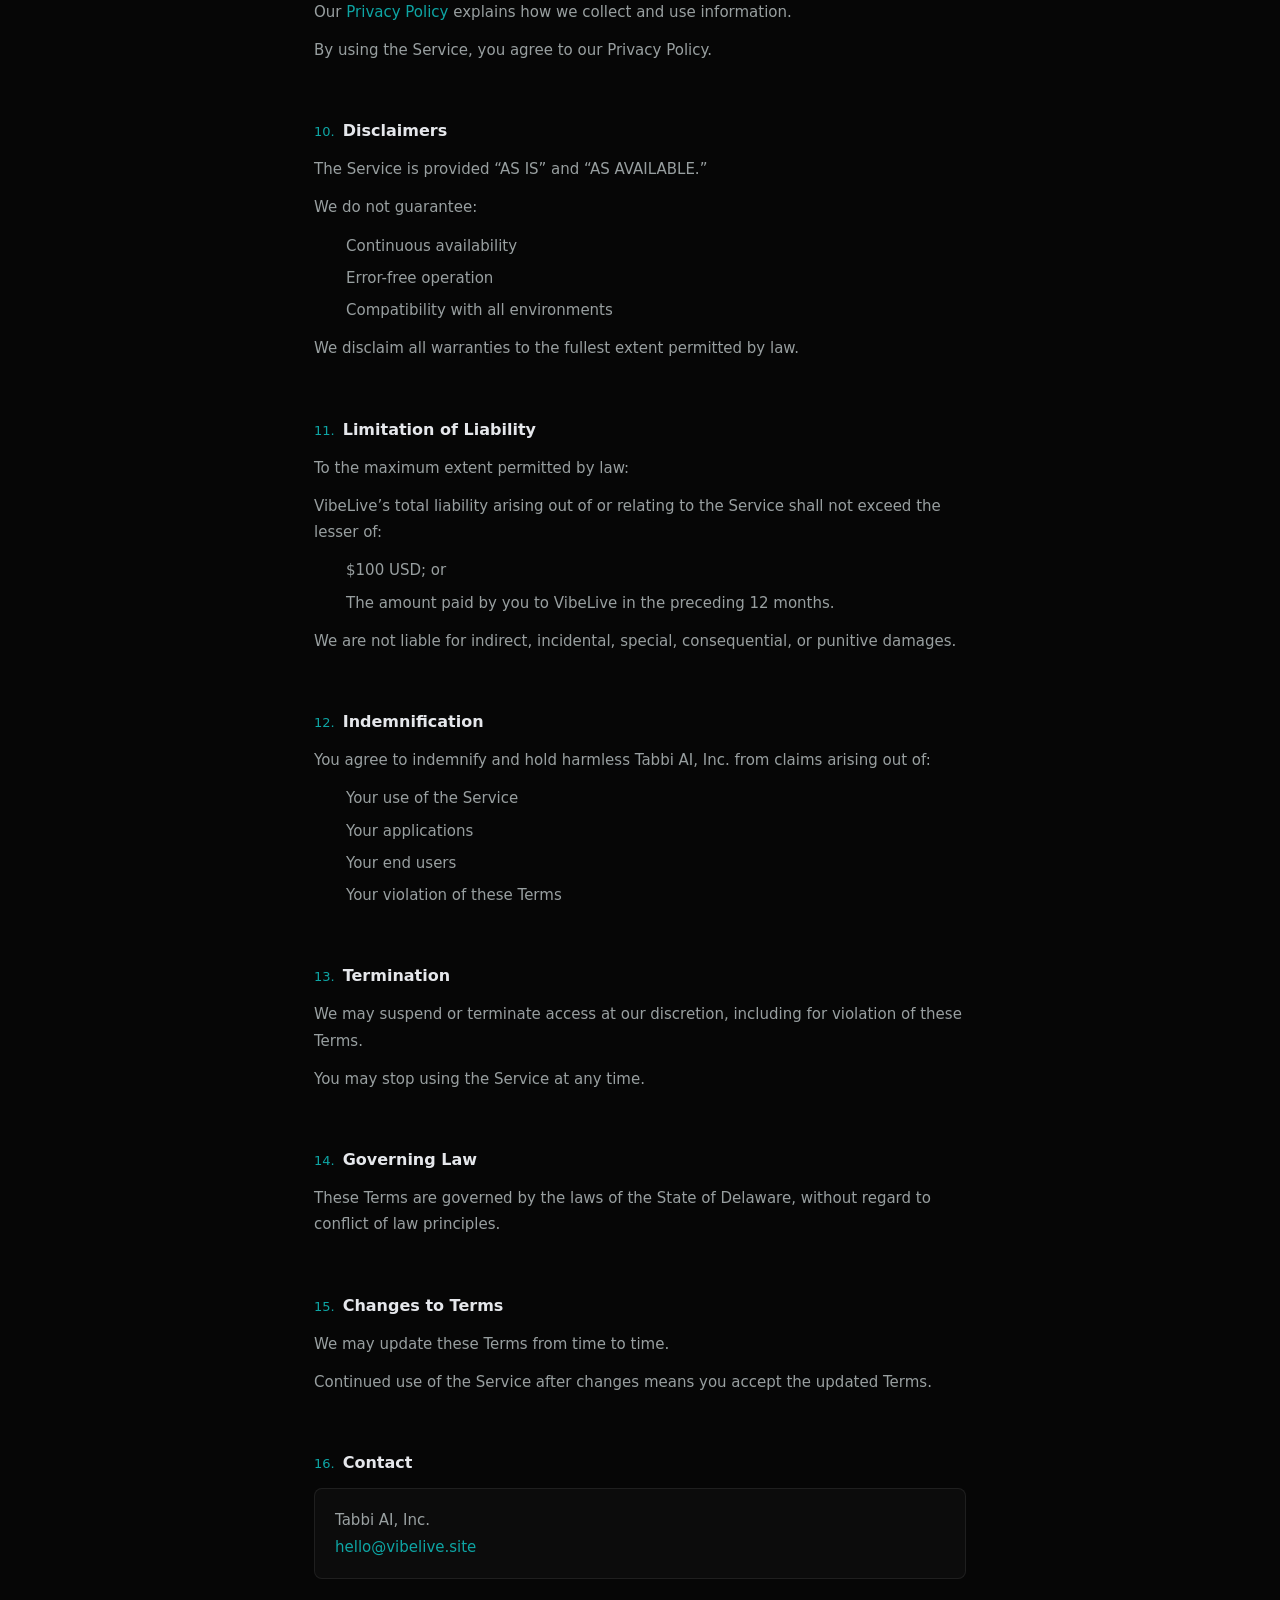
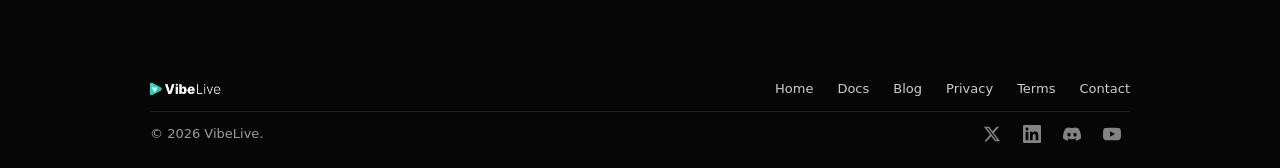
<file: terms.html>
<!DOCTYPE html><html lang="en"><head><meta charSet="utf-8"/><meta name="viewport" content="width=device-width, initial-scale=1"/><link rel="preload" as="image" href="/vibelive-logo.png"/><link rel="stylesheet" href="/_next/static/css/c5007930eeb5f04b.css" data-precedence="next"/><link rel="preload" as="script" fetchPriority="low" href="/_next/static/chunks/webpack-8658fdbc42bfbbae.js"/><script src="/_next/static/chunks/fd9d1056-0a73e5988bda9cb2.js" async=""></script><script src="/_next/static/chunks/117-9488e197ba92e03f.js" async=""></script><script src="/_next/static/chunks/main-app-0875f2a24e963729.js" async=""></script><script src="/_next/static/chunks/app/terms/page-9f9c8600d2fdcc7b.js" async=""></script><script src="/_next/static/chunks/app/layout-29855b7071e5be5d.js" async=""></script><script src="/_next/static/chunks/972-930366e3e4c43f1f.js" async=""></script><script src="/_next/static/chunks/app/not-found-4da1ec15de23f7d4.js" async=""></script><link rel="preload" href="https://www.googletagmanager.com/gtag/js?id=G-JVVRKQPXLS" as="script"/><title>VibeLive — Real-time video for modern apps</title><meta name="description" content="Add real human connection to your product in minutes."/><meta property="og:title" content="VibeLive — Real-time video for modern apps"/><meta property="og:description" content="Add real human connection to your product in minutes."/><meta property="og:url" content="https://home.vibelive.site"/><meta property="og:site_name" content="VibeLive"/><meta property="og:image" content="https://vibelive.site/social/og-image.png"/><meta property="og:image:width" content="1200"/><meta property="og:image:height" content="630"/><meta property="og:type" content="website"/><meta name="twitter:card" content="summary_large_image"/><meta name="twitter:site" content="@vibelivehq"/><meta name="twitter:title" content="VibeLive — Real-time video for modern apps"/><meta name="twitter:description" content="Add real human connection to your product in minutes."/><meta name="twitter:image" content="https://vibelive.site/social/og-image.png"/><link rel="icon" href="/favicon-vibelive.png"/><script src="/_next/static/chunks/polyfills-42372ed130431b0a.js" noModule=""></script></head><body class="antialiased"><div class="dark" style="color-scheme:dark"><style>
        .dark section { background-color: transparent !important; }
      </style><main class="min-h-screen bg-[#060606] relative z-10"><header class="sticky top-0 z-50 w-full py-4 px-6 bg-card/90 backdrop-blur-sm border-b border-border"><div class="max-w-[980px] mx-auto flex items-center justify-between"><div class="flex items-center"><a href="https://home.vibelive.site/"><img src="/vibelive-logo.png" alt="VibeLive" class="h-7"/></a></div><nav class="flex items-center gap-6"><a href="/" class="hidden sm:block text-muted hover:text-text transition-colors text-sm font-medium">Showcase</a><a href="/submit" class="text-xs font-medium px-4 py-1.5 rounded-full bg-accent/10 text-accent hover:bg-accent/20 transition-colors">Submit a build</a></nav></div></header><div class="max-w-[700px] mx-auto px-6 py-20"><div class="mb-12 pb-8 border-b border-white/[0.08]"><h1 class="text-[1.75rem] font-bold text-text tracking-tight mb-2">Terms of Service</h1><p class="text-[13px] text-muted">Last Updated: February 2026</p></div><div class="mb-10 text-[15px] leading-[1.75] text-[rgba(230,241,242,0.65)] space-y-3"><p>These Terms of Service (“Terms”) govern access to and use of VibeLive (the “Service”), a product operated by Tabbi AI, Inc., a Delaware corporation (“VibeLive,” “we,” “our,” or “us”).</p><p>By accessing or using the Service, you agree to these Terms. If you do not agree, do not use the Service.</p></div><div class="space-y-10"><section id="description"><h2 class="text-base font-semibold text-text mb-3 pt-4 flex items-baseline gap-2"><span class="text-[13px] font-medium text-accent tabular-nums">1<!-- -->.</span>Description of Service</h2><div class="text-[15px] leading-[1.75] text-[rgba(230,241,242,0.65)] space-y-3"><p>VibeLive provides real-time video and audio communication infrastructure designed for developers and builders to embed live video functionality into their applications.</p><p>The Service may include:</p><ul class="my-2 ml-5 space-y-1.5"><li class="relative pl-3 text-[15px]"><span class="absolute left-0 top-[10px] w-1 h-1 bg-accent/60 rounded-full"></span>Real-time video and audio transmission</li><li class="relative pl-3 text-[15px]"><span class="absolute left-0 top-[10px] w-1 h-1 bg-accent/60 rounded-full"></span>Screen sharing capabilities</li><li class="relative pl-3 text-[15px]"><span class="absolute left-0 top-[10px] w-1 h-1 bg-accent/60 rounded-full"></span>Room creation and access via link or code</li><li class="relative pl-3 text-[15px]"><span class="absolute left-0 top-[10px] w-1 h-1 bg-accent/60 rounded-full"></span>Optional client-side recording capabilities</li><li class="relative pl-3 text-[15px]"><span class="absolute left-0 top-[10px] w-1 h-1 bg-accent/60 rounded-full"></span>Storage of limited session metadata</li></ul><p>Recording functionality, if enabled, is performed locally within the participant’s browser or application environment. VibeLive does not store or retain video or audio recordings.</p><p>VibeLive does not provide social networking services, content hosting, or content moderation.</p></div></section><section id="eligibility"><h2 class="text-base font-semibold text-text mb-3 pt-4 flex items-baseline gap-2"><span class="text-[13px] font-medium text-accent tabular-nums">2<!-- -->.</span>Eligibility</h2><div class="text-[15px] leading-[1.75] text-[rgba(230,241,242,0.65)] space-y-3"><p>You must be at least 13 years old to use the Service.</p><p>If you use VibeLive on behalf of a company or organization, you represent that you have authority to bind that entity to these Terms.</p></div></section><section id="accounts"><h2 class="text-base font-semibold text-text mb-3 pt-4 flex items-baseline gap-2"><span class="text-[13px] font-medium text-accent tabular-nums">3<!-- -->.</span>Accounts and Access</h2><div class="text-[15px] leading-[1.75] text-[rgba(230,241,242,0.65)] space-y-3"><p>VibeLive may allow:</p><ul class="my-2 ml-5 space-y-1.5"><li class="relative pl-3 text-[15px]"><span class="absolute left-0 top-[10px] w-1 h-1 bg-accent/60 rounded-full"></span>Account-based access</li><li class="relative pl-3 text-[15px]"><span class="absolute left-0 top-[10px] w-1 h-1 bg-accent/60 rounded-full"></span>Guest participation without account creation</li></ul><p>You are responsible for maintaining the confidentiality of your credentials and access keys.</p></div></section><section id="developer-responsibility"><h2 class="text-base font-semibold text-text mb-3 pt-4 flex items-baseline gap-2"><span class="text-[13px] font-medium text-accent tabular-nums">4<!-- -->.</span>Developer Responsibility</h2><div class="text-[15px] leading-[1.75] text-[rgba(230,241,242,0.65)] space-y-3"><p>VibeLive is a neutral technology infrastructure provider.</p><p>You are solely responsible for:</p><ul class="my-2 ml-5 space-y-1.5"><li class="relative pl-3 text-[15px]"><span class="absolute left-0 top-[10px] w-1 h-1 bg-accent/60 rounded-full"></span>The applications you build using VibeLive</li><li class="relative pl-3 text-[15px]"><span class="absolute left-0 top-[10px] w-1 h-1 bg-accent/60 rounded-full"></span>All content transmitted through your implementation</li><li class="relative pl-3 text-[15px]"><span class="absolute left-0 top-[10px] w-1 h-1 bg-accent/60 rounded-full"></span>Any recordings generated through your implementation</li><li class="relative pl-3 text-[15px]"><span class="absolute left-0 top-[10px] w-1 h-1 bg-accent/60 rounded-full"></span>Your end users</li><li class="relative pl-3 text-[15px]"><span class="absolute left-0 top-[10px] w-1 h-1 bg-accent/60 rounded-full"></span>Compliance with applicable laws and regulations</li><li class="relative pl-3 text-[15px]"><span class="absolute left-0 top-[10px] w-1 h-1 bg-accent/60 rounded-full"></span>Obtaining any legally required consents, including consent for recording or transcription</li></ul><p>VibeLive does not monitor, control, store, or moderate communications transmitted using the Service.</p></div></section><section id="acceptable-use"><h2 class="text-base font-semibold text-text mb-3 pt-4 flex items-baseline gap-2"><span class="text-[13px] font-medium text-accent tabular-nums">5<!-- -->.</span>Acceptable Use</h2><div class="text-[15px] leading-[1.75] text-[rgba(230,241,242,0.65)] space-y-3"><p>You agree not to use the Service to:</p><ul class="my-2 ml-5 space-y-1.5"><li class="relative pl-3 text-[15px]"><span class="absolute left-0 top-[10px] w-1 h-1 bg-accent/60 rounded-full"></span>Violate any law or regulation</li><li class="relative pl-3 text-[15px]"><span class="absolute left-0 top-[10px] w-1 h-1 bg-accent/60 rounded-full"></span>Transmit unlawful, harmful, abusive, or infringing content</li><li class="relative pl-3 text-[15px]"><span class="absolute left-0 top-[10px] w-1 h-1 bg-accent/60 rounded-full"></span>Interfere with network integrity or security</li><li class="relative pl-3 text-[15px]"><span class="absolute left-0 top-[10px] w-1 h-1 bg-accent/60 rounded-full"></span>Attempt unauthorized access to systems</li><li class="relative pl-3 text-[15px]"><span class="absolute left-0 top-[10px] w-1 h-1 bg-accent/60 rounded-full"></span>Reverse engineer or misuse the Service</li></ul><p>We may suspend or terminate access if we determine misuse.</p></div></section><section id="data"><h2 class="text-base font-semibold text-text mb-3 pt-4 flex items-baseline gap-2"><span class="text-[13px] font-medium text-accent tabular-nums">6<!-- -->.</span>Data and Storage</h2><div class="text-[15px] leading-[1.75] text-[rgba(230,241,242,0.65)] space-y-3"><p>VibeLive does not store:</p><ul class="my-2 ml-5 space-y-1.5"><li class="relative pl-3 text-[15px]"><span class="absolute left-0 top-[10px] w-1 h-1 bg-accent/60 rounded-full"></span>Video recordings</li><li class="relative pl-3 text-[15px]"><span class="absolute left-0 top-[10px] w-1 h-1 bg-accent/60 rounded-full"></span>Audio recordings</li><li class="relative pl-3 text-[15px]"><span class="absolute left-0 top-[10px] w-1 h-1 bg-accent/60 rounded-full"></span>Client-side recordings generated through developer applications</li></ul><p>Recording functionality, if enabled, occurs locally in the user’s browser or application and is controlled by the developer.</p><p>VibeLive may store:</p><ul class="my-2 ml-5 space-y-1.5"><li class="relative pl-3 text-[15px]"><span class="absolute left-0 top-[10px] w-1 h-1 bg-accent/60 rounded-full"></span>Limited session metadata (such as room ID, timestamps, and participant counts)</li><li class="relative pl-3 text-[15px]"><span class="absolute left-0 top-[10px] w-1 h-1 bg-accent/60 rounded-full"></span>Transcriptions when explicitly requested or enabled</li></ul><p>Developers are responsible for storage, management, and deletion of any recordings created through their applications.</p></div></section><section id="payments"><h2 class="text-base font-semibold text-text mb-3 pt-4 flex items-baseline gap-2"><span class="text-[13px] font-medium text-accent tabular-nums">7<!-- -->.</span>Payments and Billing</h2><div class="text-[15px] leading-[1.75] text-[rgba(230,241,242,0.65)] space-y-3"><p>Paid plans are billed via Stripe on a recurring monthly basis.</p><p>All fees are non-refundable unless required by law. We may:</p><ul class="my-2 ml-5 space-y-1.5"><li class="relative pl-3 text-[15px]"><span class="absolute left-0 top-[10px] w-1 h-1 bg-accent/60 rounded-full"></span>Suspend access for non-payment</li><li class="relative pl-3 text-[15px]"><span class="absolute left-0 top-[10px] w-1 h-1 bg-accent/60 rounded-full"></span>Modify pricing with reasonable notice</li><li class="relative pl-3 text-[15px]"><span class="absolute left-0 top-[10px] w-1 h-1 bg-accent/60 rounded-full"></span>Modify plan features</li></ul><p>Taxes are your responsibility unless otherwise stated.</p></div></section><section id="ip"><h2 class="text-base font-semibold text-text mb-3 pt-4 flex items-baseline gap-2"><span class="text-[13px] font-medium text-accent tabular-nums">8<!-- -->.</span>Intellectual Property</h2><div class="text-[15px] leading-[1.75] text-[rgba(230,241,242,0.65)] space-y-3"><p>All rights, title, and interest in the Service remain with Tabbi AI, Inc.</p><p>These Terms do not grant you ownership of the Service or underlying technology.</p><p>You retain ownership of content transmitted through your implementation.</p></div></section><section id="privacy"><h2 class="text-base font-semibold text-text mb-3 pt-4 flex items-baseline gap-2"><span class="text-[13px] font-medium text-accent tabular-nums">9<!-- -->.</span>Privacy</h2><div class="text-[15px] leading-[1.75] text-[rgba(230,241,242,0.65)] space-y-3"><p>Our<!-- --> <a href="/privacy" class="text-accent hover:text-accent/80 transition-colors">Privacy Policy</a> <!-- -->explains how we collect and use information.</p><p>By using the Service, you agree to our Privacy Policy.</p></div></section><section id="disclaimers"><h2 class="text-base font-semibold text-text mb-3 pt-4 flex items-baseline gap-2"><span class="text-[13px] font-medium text-accent tabular-nums">10<!-- -->.</span>Disclaimers</h2><div class="text-[15px] leading-[1.75] text-[rgba(230,241,242,0.65)] space-y-3"><p>The Service is provided “AS IS” and “AS AVAILABLE.”</p><p>We do not guarantee:</p><ul class="my-2 ml-5 space-y-1.5"><li class="relative pl-3 text-[15px]"><span class="absolute left-0 top-[10px] w-1 h-1 bg-accent/60 rounded-full"></span>Continuous availability</li><li class="relative pl-3 text-[15px]"><span class="absolute left-0 top-[10px] w-1 h-1 bg-accent/60 rounded-full"></span>Error-free operation</li><li class="relative pl-3 text-[15px]"><span class="absolute left-0 top-[10px] w-1 h-1 bg-accent/60 rounded-full"></span>Compatibility with all environments</li></ul><p>We disclaim all warranties to the fullest extent permitted by law.</p></div></section><section id="liability"><h2 class="text-base font-semibold text-text mb-3 pt-4 flex items-baseline gap-2"><span class="text-[13px] font-medium text-accent tabular-nums">11<!-- -->.</span>Limitation of Liability</h2><div class="text-[15px] leading-[1.75] text-[rgba(230,241,242,0.65)] space-y-3"><p>To the maximum extent permitted by law:</p><p>VibeLive’s total liability arising out of or relating to the Service shall not exceed the lesser of:</p><ul class="my-2 ml-5 space-y-1.5"><li class="relative pl-3 text-[15px]"><span class="absolute left-0 top-[10px] w-1 h-1 bg-accent/60 rounded-full"></span>$100 USD; or</li><li class="relative pl-3 text-[15px]"><span class="absolute left-0 top-[10px] w-1 h-1 bg-accent/60 rounded-full"></span>The amount paid by you to VibeLive in the preceding 12 months.</li></ul><p>We are not liable for indirect, incidental, special, consequential, or punitive damages.</p></div></section><section id="indemnification"><h2 class="text-base font-semibold text-text mb-3 pt-4 flex items-baseline gap-2"><span class="text-[13px] font-medium text-accent tabular-nums">12<!-- -->.</span>Indemnification</h2><div class="text-[15px] leading-[1.75] text-[rgba(230,241,242,0.65)] space-y-3"><p>You agree to indemnify and hold harmless Tabbi AI, Inc. from claims arising out of:</p><ul class="my-2 ml-5 space-y-1.5"><li class="relative pl-3 text-[15px]"><span class="absolute left-0 top-[10px] w-1 h-1 bg-accent/60 rounded-full"></span>Your use of the Service</li><li class="relative pl-3 text-[15px]"><span class="absolute left-0 top-[10px] w-1 h-1 bg-accent/60 rounded-full"></span>Your applications</li><li class="relative pl-3 text-[15px]"><span class="absolute left-0 top-[10px] w-1 h-1 bg-accent/60 rounded-full"></span>Your end users</li><li class="relative pl-3 text-[15px]"><span class="absolute left-0 top-[10px] w-1 h-1 bg-accent/60 rounded-full"></span>Your violation of these Terms</li></ul></div></section><section id="termination"><h2 class="text-base font-semibold text-text mb-3 pt-4 flex items-baseline gap-2"><span class="text-[13px] font-medium text-accent tabular-nums">13<!-- -->.</span>Termination</h2><div class="text-[15px] leading-[1.75] text-[rgba(230,241,242,0.65)] space-y-3"><p>We may suspend or terminate access at our discretion, including for violation of these Terms.</p><p>You may stop using the Service at any time.</p></div></section><section id="governing-law"><h2 class="text-base font-semibold text-text mb-3 pt-4 flex items-baseline gap-2"><span class="text-[13px] font-medium text-accent tabular-nums">14<!-- -->.</span>Governing Law</h2><div class="text-[15px] leading-[1.75] text-[rgba(230,241,242,0.65)] space-y-3"><p>These Terms are governed by the laws of the State of Delaware, without regard to conflict of law principles.</p></div></section><section id="changes"><h2 class="text-base font-semibold text-text mb-3 pt-4 flex items-baseline gap-2"><span class="text-[13px] font-medium text-accent tabular-nums">15<!-- -->.</span>Changes to Terms</h2><div class="text-[15px] leading-[1.75] text-[rgba(230,241,242,0.65)] space-y-3"><p>We may update these Terms from time to time.</p><p>Continued use of the Service after changes means you accept the updated Terms.</p></div></section><section id="contact"><h2 class="text-base font-semibold text-text mb-3 pt-4 flex items-baseline gap-2"><span class="text-[13px] font-medium text-accent tabular-nums">16.</span>Contact</h2><div class="p-5 bg-[#0c0c0c] border border-white/[0.08] rounded-lg text-[15px] text-[rgba(230,241,242,0.65)]"><p class="mb-1">Tabbi AI, Inc.</p><p><a href="mailto:hello@vibelive.site" class="text-accent hover:text-accent/80 transition-colors">hello@vibelive.site</a></p></div></section></div></div><footer class="bg-[#060606]"><div class="px-6 pt-5 pb-4"><div class="max-w-[980px] mx-auto"><div class="flex flex-col md:flex-row items-start md:items-center justify-between gap-5"><a href="https://vibelive.site" class="inline-block focus-visible:outline-none focus-visible:ring-2 focus-visible:ring-[#0EA5A4]/40 rounded-sm"><img src="/vibelive-logo.png" alt="VibeLive" class="h-4"/></a><nav class="flex flex-wrap items-center gap-6"><a href="https://vibelive.site" class="text-[13px] font-medium text-[rgba(255,255,255,0.8)] hover:text-[#0EA5A4] transition-colors focus-visible:outline-none focus-visible:ring-2 focus-visible:ring-[#0EA5A4]/40 focus-visible:ring-offset-2 focus-visible:ring-offset-[#060606] rounded-sm">Home</a><a href="https://docs.vibelive.site/" class="text-[13px] font-medium text-[rgba(255,255,255,0.8)] hover:text-[#0EA5A4] transition-colors focus-visible:outline-none focus-visible:ring-2 focus-visible:ring-[#0EA5A4]/40 focus-visible:ring-offset-2 focus-visible:ring-offset-[#060606] rounded-sm">Docs</a><a href="https://vibelive.site/blog" class="text-[13px] font-medium text-[rgba(255,255,255,0.8)] hover:text-[#0EA5A4] transition-colors focus-visible:outline-none focus-visible:ring-2 focus-visible:ring-[#0EA5A4]/40 focus-visible:ring-offset-2 focus-visible:ring-offset-[#060606] rounded-sm">Blog</a><a href="https://vibelive.site/privacy" class="text-[13px] font-medium text-[rgba(255,255,255,0.8)] hover:text-[#0EA5A4] transition-colors focus-visible:outline-none focus-visible:ring-2 focus-visible:ring-[#0EA5A4]/40 focus-visible:ring-offset-2 focus-visible:ring-offset-[#060606] rounded-sm">Privacy</a><a href="https://vibelive.site/terms" class="text-[13px] font-medium text-[rgba(255,255,255,0.8)] hover:text-[#0EA5A4] transition-colors focus-visible:outline-none focus-visible:ring-2 focus-visible:ring-[#0EA5A4]/40 focus-visible:ring-offset-2 focus-visible:ring-offset-[#060606] rounded-sm">Terms</a><a href="mailto:hello@vibelive.site" class="text-[13px] font-medium text-[rgba(255,255,255,0.8)] hover:text-[#0EA5A4] transition-colors focus-visible:outline-none focus-visible:ring-2 focus-visible:ring-[#0EA5A4]/40 focus-visible:ring-offset-2 focus-visible:ring-offset-[#060606] rounded-sm">Contact</a></nav></div><div class="border-t border-[rgba(255,255,255,0.1)] mt-3 mb-1"></div><div class="flex flex-col-reverse md:flex-row items-start md:items-center justify-between gap-3"><p class="text-[13px] text-[rgba(255,255,255,0.6)]">© 2026 VibeLive.</p><div class="flex items-center gap-1"><a href="https://x.com/vibelivehq" target="_blank" rel="noopener noreferrer" class="flex items-center justify-center w-9 h-9 rounded-full text-[rgba(255,255,255,0.5)] hover:text-[#0EA5A4] transition-colors focus-visible:outline-none focus-visible:ring-2 focus-visible:ring-[#0EA5A4]/40 focus-visible:ring-offset-2 focus-visible:ring-offset-[#060606]" aria-label="X"><svg width="18" height="18" viewBox="0 0 24 24" fill="currentColor"><path d="M18.244 2.25h3.308l-7.227 8.26 8.502 11.24H16.17l-5.214-6.817L4.99 21.75H1.68l7.73-8.835L1.254 2.25H8.08l4.713 6.231zm-1.161 17.52h1.833L7.084 4.126H5.117z"></path></svg></a><a href="https://www.linkedin.com/company/vibelivehq/" target="_blank" rel="noopener noreferrer" class="flex items-center justify-center w-9 h-9 rounded-full text-[rgba(255,255,255,0.5)] hover:text-[#0EA5A4] transition-colors focus-visible:outline-none focus-visible:ring-2 focus-visible:ring-[#0EA5A4]/40 focus-visible:ring-offset-2 focus-visible:ring-offset-[#060606]" aria-label="LinkedIn"><svg width="18" height="18" viewBox="0 0 24 24" fill="currentColor"><path d="M20.447 20.452h-3.554v-5.569c0-1.328-.027-3.037-1.852-3.037-1.853 0-2.136 1.445-2.136 2.939v5.667H9.351V9h3.414v1.561h.046c.477-.9 1.637-1.85 3.37-1.85 3.601 0 4.267 2.37 4.267 5.455v6.286zM5.337 7.433c-1.144 0-2.063-.926-2.063-2.065 0-1.138.92-2.063 2.063-2.063 1.14 0 2.064.925 2.064 2.063 0 1.139-.925 2.065-2.064 2.065zm1.782 13.019H3.555V9h3.564v11.452zM22.225 0H1.771C.792 0 0 .774 0 1.729v20.542C0 23.227.792 24 1.771 24h20.451C23.2 24 24 23.227 24 22.271V1.729C24 .774 23.2 0 22.222 0h.003z"></path></svg></a><a href="https://discord.gg/CwMMcUWpjn" target="_blank" rel="noopener noreferrer" class="flex items-center justify-center w-9 h-9 rounded-full text-[rgba(255,255,255,0.5)] hover:text-[#0EA5A4] transition-colors focus-visible:outline-none focus-visible:ring-2 focus-visible:ring-[#0EA5A4]/40 focus-visible:ring-offset-2 focus-visible:ring-offset-[#060606]" aria-label="Discord"><svg width="18" height="18" viewBox="0 0 24 24" fill="currentColor"><path d="M20.317 4.37a19.791 19.791 0 00-4.885-1.515.074.074 0 00-.079.037c-.21.375-.444.865-.608 1.25a18.27 18.27 0 00-5.487 0 12.64 12.64 0 00-.617-1.25.077.077 0 00-.079-.037A19.736 19.736 0 003.677 4.37a.07.07 0 00-.032.027C.533 9.046-.32 13.58.099 18.057a.082.082 0 00.031.057 19.9 19.9 0 005.993 3.03.078.078 0 00.084-.028c.462-.63.874-1.295 1.226-1.994a.076.076 0 00-.041-.106 13.107 13.107 0 01-1.872-.892.077.077 0 01-.008-.128 10.2 10.2 0 00.372-.292.074.074 0 01.077-.01c3.928 1.793 8.18 1.793 12.062 0a.074.074 0 01.078.01c.12.098.246.198.373.292a.077.077 0 01-.006.127 12.299 12.299 0 01-1.873.892.077.077 0 00-.041.107c.36.698.772 1.362 1.225 1.993a.076.076 0 00.084.028 19.839 19.839 0 006.002-3.03.077.077 0 00.032-.054c.5-5.177-.838-9.674-3.549-13.66a.061.061 0 00-.031-.03zM8.02 15.33c-1.183 0-2.157-1.085-2.157-2.419 0-1.333.956-2.419 2.157-2.419 1.21 0 2.176 1.096 2.157 2.42 0 1.333-.956 2.418-2.157 2.418zm7.975 0c-1.183 0-2.157-1.085-2.157-2.419 0-1.333.955-2.419 2.157-2.419 1.21 0 2.176 1.096 2.157 2.42 0 1.333-.946 2.418-2.157 2.418z"></path></svg></a><a href="https://www.youtube.com/@vibelivehq" target="_blank" rel="noopener noreferrer" class="flex items-center justify-center w-9 h-9 rounded-full text-[rgba(255,255,255,0.5)] hover:text-[#0EA5A4] transition-colors focus-visible:outline-none focus-visible:ring-2 focus-visible:ring-[#0EA5A4]/40 focus-visible:ring-offset-2 focus-visible:ring-offset-[#060606]" aria-label="YouTube"><svg width="18" height="18" viewBox="0 0 24 24" fill="currentColor"><path d="M23.498 6.186a3.016 3.016 0 00-2.122-2.136C19.505 3.545 12 3.545 12 3.545s-7.505 0-9.377.505A3.017 3.017 0 00.502 6.186C0 8.07 0 12 0 12s0 3.93.502 5.814a3.016 3.016 0 002.122 2.136c1.871.505 9.376.505 9.376.505s7.505 0 9.377-.505a3.015 3.015 0 002.122-2.136C24 15.93 24 12 24 12s0-3.93-.502-5.814zM9.545 15.568V8.432L15.818 12l-6.273 3.568z"></path></svg></a></div></div></div></div></footer></main></div><script src="/_next/static/chunks/webpack-8658fdbc42bfbbae.js" async=""></script><script>(self.__next_f=self.__next_f||[]).push([0]);self.__next_f.push([2,null])</script><script>self.__next_f.push([1,"1:HL[\"/_next/static/css/c5007930eeb5f04b.css\",\"style\"]\n"])</script><script>self.__next_f.push([1,"2:I[2846,[],\"\"]\n4:I[9295,[\"571\",\"static/chunks/app/terms/page-9f9c8600d2fdcc7b.js\"],\"default\"]\n6:I[4707,[],\"\"]\n7:I[6423,[],\"\"]\n8:I[8003,[\"185\",\"static/chunks/app/layout-29855b7071e5be5d.js\"],\"\"]\n9:I[2972,[\"972\",\"static/chunks/972-930366e3e4c43f1f.js\",\"160\",\"static/chunks/app/not-found-4da1ec15de23f7d4.js\"],\"\"]\nb:I[1060,[],\"\"]\n5:T41b,M20.317 4.37a19.791 19.791 0 00-4.885-1.515.074.074 0 00-.079.037c-.21.375-.444.865-.608 1.25a18.27 18.27 0 00-5.487 0 12.64 12.64 0 00-.617-1.25.077.077 0 00-.079-.037A19.736 19.736 0 003.677 4.37a.07.07 0 00-.032.027C.533 9.046-.32 13.58.099 18.057a.082.082 0 00.031.057 19.9 19.9 0 005.993 3.03.078.078 0 00.084-.028c.462-.63.874-1.295 1.226-1.994a.076.076 0 00-.041-.106 13.107 13.107 0 01-1.872-.892.077.077 0 01-.008-.128 10.2 10.2 0 00.372-.292.074.074 0 01.077-.01c3.928 1.793 8.18 1.793 12.062 0a.074.074 0 01.078.01c.12.098.246.198.373.292a.077.077 0 01-.006.127 12.299 12.299 0 01-1.873.892.077.077 0 00-.041.107c.36.698.772 1.362 1.225 1.993a.076.076 0 00.084.028 19.839 19.839 0 006.002-3.03.077.077 0 00.032-.054c.5-5.177-.838-9.674-3.549-13.66a.061.061 0 00-.031-.03zM8.02 15.33c-1.183 0-2.157-1.085-2.157-2.419 0-1.333.956-2.419 2.157-2.419 1.21 0 2.176 1.096 2.157 2.42 0 1.333-.956 2.418-2.157 2.418zm7.975 0c-1.183 0-2.157-1.085-2.157-2.419 0-1.333.955-2.419 2.157-2.419 1.21 0 2.176 1.096 2.157 2.42 0 1.333-.946 2.418-2.157 2.418zc:[]\n"])</script><script>self.__next_f.push([1,"0:[\"$\",\"$L2\",null,{\"buildId\":\"9Fsfz1WcAcKt-yRdV6xQx\",\"assetPrefix\":\"\",\"urlParts\":[\"\",\"terms\"],\"initialTree\":[\"\",{\"children\":[\"terms\",{\"children\":[\"__PAGE__\",{}]}]},\"$undefined\",\"$undefined\",true],\"initialSeedData\":[\"\",{\"children\":[\"terms\",{\"children\":[\"__PAGE__\",{},[[\"$L3\",[\"$\",\"div\",null,{\"className\":\"dark\",\"style\":{\"colorScheme\":\"dark\"},\"children\":[[\"$\",\"style\",null,{\"children\":\"\\n        .dark section { background-color: transparent !important; }\\n      \"}],[\"$\",\"main\",null,{\"className\":\"min-h-screen bg-[#060606] relative z-10\",\"children\":[[\"$\",\"$L4\",null,{}],[\"$\",\"div\",null,{\"className\":\"max-w-[700px] mx-auto px-6 py-20\",\"children\":[[\"$\",\"div\",null,{\"className\":\"mb-12 pb-8 border-b border-white/[0.08]\",\"children\":[[\"$\",\"h1\",null,{\"className\":\"text-[1.75rem] font-bold text-text tracking-tight mb-2\",\"children\":\"Terms of Service\"}],[\"$\",\"p\",null,{\"className\":\"text-[13px] text-muted\",\"children\":\"Last Updated: February 2026\"}]]}],[\"$\",\"div\",null,{\"className\":\"mb-10 text-[15px] leading-[1.75] text-[rgba(230,241,242,0.65)] space-y-3\",\"children\":[[\"$\",\"p\",null,{\"children\":\"These Terms of Service (“Terms”) govern access to and use of VibeLive (the “Service”), a product operated by Tabbi AI, Inc., a Delaware corporation (“VibeLive,” “we,” “our,” or “us”).\"}],[\"$\",\"p\",null,{\"children\":\"By accessing or using the Service, you agree to these Terms. If you do not agree, do not use the Service.\"}]]}],[\"$\",\"div\",null,{\"className\":\"space-y-10\",\"children\":[[\"$\",\"section\",null,{\"id\":\"description\",\"children\":[[\"$\",\"h2\",null,{\"className\":\"text-base font-semibold text-text mb-3 pt-4 flex items-baseline gap-2\",\"children\":[[\"$\",\"span\",null,{\"className\":\"text-[13px] font-medium text-accent tabular-nums\",\"children\":[1,\".\"]}],\"Description of Service\"]}],[\"$\",\"div\",null,{\"className\":\"text-[15px] leading-[1.75] text-[rgba(230,241,242,0.65)] space-y-3\",\"children\":[[\"$\",\"p\",null,{\"children\":\"VibeLive provides real-time video and audio communication infrastructure designed for developers and builders to embed live video functionality into their applications.\"}],[\"$\",\"p\",null,{\"children\":\"The Service may include:\"}],[\"$\",\"ul\",null,{\"className\":\"my-2 ml-5 space-y-1.5\",\"children\":[[\"$\",\"li\",\"Real-time video and audio transmission\",{\"className\":\"relative pl-3 text-[15px]\",\"children\":[[\"$\",\"span\",null,{\"className\":\"absolute left-0 top-[10px] w-1 h-1 bg-accent/60 rounded-full\"}],\"Real-time video and audio transmission\"]}],[\"$\",\"li\",\"Screen sharing capabilities\",{\"className\":\"relative pl-3 text-[15px]\",\"children\":[[\"$\",\"span\",null,{\"className\":\"absolute left-0 top-[10px] w-1 h-1 bg-accent/60 rounded-full\"}],\"Screen sharing capabilities\"]}],[\"$\",\"li\",\"Room creation and access via link or code\",{\"className\":\"relative pl-3 text-[15px]\",\"children\":[[\"$\",\"span\",null,{\"className\":\"absolute left-0 top-[10px] w-1 h-1 bg-accent/60 rounded-full\"}],\"Room creation and access via link or code\"]}],[\"$\",\"li\",\"Optional client-side recording capabilities\",{\"className\":\"relative pl-3 text-[15px]\",\"children\":[[\"$\",\"span\",null,{\"className\":\"absolute left-0 top-[10px] w-1 h-1 bg-accent/60 rounded-full\"}],\"Optional client-side recording capabilities\"]}],[\"$\",\"li\",\"Storage of limited session metadata\",{\"className\":\"relative pl-3 text-[15px]\",\"children\":[[\"$\",\"span\",null,{\"className\":\"absolute left-0 top-[10px] w-1 h-1 bg-accent/60 rounded-full\"}],\"Storage of limited session metadata\"]}]]}],[\"$\",\"p\",null,{\"children\":\"Recording functionality, if enabled, is performed locally within the participant’s browser or application environment. VibeLive does not store or retain video or audio recordings.\"}],[\"$\",\"p\",null,{\"children\":\"VibeLive does not provide social networking services, content hosting, or content moderation.\"}]]}]]}],[\"$\",\"section\",null,{\"id\":\"eligibility\",\"children\":[[\"$\",\"h2\",null,{\"className\":\"text-base font-semibold text-text mb-3 pt-4 flex items-baseline gap-2\",\"children\":[[\"$\",\"span\",null,{\"className\":\"text-[13px] font-medium text-accent tabular-nums\",\"children\":[2,\".\"]}],\"Eligibility\"]}],[\"$\",\"div\",null,{\"className\":\"text-[15px] leading-[1.75] text-[rgba(230,241,242,0.65)] space-y-3\",\"children\":[[\"$\",\"p\",null,{\"children\":\"You must be at least 13 years old to use the Service.\"}],[\"$\",\"p\",null,{\"children\":\"If you use VibeLive on behalf of a company or organization, you represent that you have authority to bind that entity to these Terms.\"}]]}]]}],[\"$\",\"section\",null,{\"id\":\"accounts\",\"children\":[[\"$\",\"h2\",null,{\"className\":\"text-base font-semibold text-text mb-3 pt-4 flex items-baseline gap-2\",\"children\":[[\"$\",\"span\",null,{\"className\":\"text-[13px] font-medium text-accent tabular-nums\",\"children\":[3,\".\"]}],\"Accounts and Access\"]}],[\"$\",\"div\",null,{\"className\":\"text-[15px] leading-[1.75] text-[rgba(230,241,242,0.65)] space-y-3\",\"children\":[[\"$\",\"p\",null,{\"children\":\"VibeLive may allow:\"}],[\"$\",\"ul\",null,{\"className\":\"my-2 ml-5 space-y-1.5\",\"children\":[[\"$\",\"li\",\"Account-based access\",{\"className\":\"relative pl-3 text-[15px]\",\"children\":[[\"$\",\"span\",null,{\"className\":\"absolute left-0 top-[10px] w-1 h-1 bg-accent/60 rounded-full\"}],\"Account-based access\"]}],[\"$\",\"li\",\"Guest participation without account creation\",{\"className\":\"relative pl-3 text-[15px]\",\"children\":[[\"$\",\"span\",null,{\"className\":\"absolute left-0 top-[10px] w-1 h-1 bg-accent/60 rounded-full\"}],\"Guest participation without account creation\"]}]]}],[\"$\",\"p\",null,{\"children\":\"You are responsible for maintaining the confidentiality of your credentials and access keys.\"}]]}]]}],[\"$\",\"section\",null,{\"id\":\"developer-responsibility\",\"children\":[[\"$\",\"h2\",null,{\"className\":\"text-base font-semibold text-text mb-3 pt-4 flex items-baseline gap-2\",\"children\":[[\"$\",\"span\",null,{\"className\":\"text-[13px] font-medium text-accent tabular-nums\",\"children\":[4,\".\"]}],\"Developer Responsibility\"]}],[\"$\",\"div\",null,{\"className\":\"text-[15px] leading-[1.75] text-[rgba(230,241,242,0.65)] space-y-3\",\"children\":[[\"$\",\"p\",null,{\"children\":\"VibeLive is a neutral technology infrastructure provider.\"}],[\"$\",\"p\",null,{\"children\":\"You are solely responsible for:\"}],[\"$\",\"ul\",null,{\"className\":\"my-2 ml-5 space-y-1.5\",\"children\":[[\"$\",\"li\",\"The applications you build using VibeLive\",{\"className\":\"relative pl-3 text-[15px]\",\"children\":[[\"$\",\"span\",null,{\"className\":\"absolute left-0 top-[10px] w-1 h-1 bg-accent/60 rounded-full\"}],\"The applications you build using VibeLive\"]}],[\"$\",\"li\",\"All content transmitted through your implementation\",{\"className\":\"relative pl-3 text-[15px]\",\"children\":[[\"$\",\"span\",null,{\"className\":\"absolute left-0 top-[10px] w-1 h-1 bg-accent/60 rounded-full\"}],\"All content transmitted through your implementation\"]}],[\"$\",\"li\",\"Any recordings generated through your implementation\",{\"className\":\"relative pl-3 text-[15px]\",\"children\":[[\"$\",\"span\",null,{\"className\":\"absolute left-0 top-[10px] w-1 h-1 bg-accent/60 rounded-full\"}],\"Any recordings generated through your implementation\"]}],[\"$\",\"li\",\"Your end users\",{\"className\":\"relative pl-3 text-[15px]\",\"children\":[[\"$\",\"span\",null,{\"className\":\"absolute left-0 top-[10px] w-1 h-1 bg-accent/60 rounded-full\"}],\"Your end users\"]}],[\"$\",\"li\",\"Compliance with applicable laws and regulations\",{\"className\":\"relative pl-3 text-[15px]\",\"children\":[[\"$\",\"span\",null,{\"className\":\"absolute left-0 top-[10px] w-1 h-1 bg-accent/60 rounded-full\"}],\"Compliance with applicable laws and regulations\"]}],[\"$\",\"li\",\"Obtaining any legally required consents, including consent for recording or transcription\",{\"className\":\"relative pl-3 text-[15px]\",\"children\":[[\"$\",\"span\",null,{\"className\":\"absolute left-0 top-[10px] w-1 h-1 bg-accent/60 rounded-full\"}],\"Obtaining any legally required consents, including consent for recording or transcription\"]}]]}],[\"$\",\"p\",null,{\"children\":\"VibeLive does not monitor, control, store, or moderate communications transmitted using the Service.\"}]]}]]}],[\"$\",\"section\",null,{\"id\":\"acceptable-use\",\"children\":[[\"$\",\"h2\",null,{\"className\":\"text-base font-semibold text-text mb-3 pt-4 flex items-baseline gap-2\",\"children\":[[\"$\",\"span\",null,{\"className\":\"text-[13px] font-medium text-accent tabular-nums\",\"children\":[5,\".\"]}],\"Acceptable Use\"]}],[\"$\",\"div\",null,{\"className\":\"text-[15px] leading-[1.75] text-[rgba(230,241,242,0.65)] space-y-3\",\"children\":[[\"$\",\"p\",null,{\"children\":\"You agree not to use the Service to:\"}],[\"$\",\"ul\",null,{\"className\":\"my-2 ml-5 space-y-1.5\",\"children\":[[\"$\",\"li\",\"Violate any law or regulation\",{\"className\":\"relative pl-3 text-[15px]\",\"children\":[[\"$\",\"span\",null,{\"className\":\"absolute left-0 top-[10px] w-1 h-1 bg-accent/60 rounded-full\"}],\"Violate any law or regulation\"]}],[\"$\",\"li\",\"Transmit unlawful, harmful, abusive, or infringing content\",{\"className\":\"relative pl-3 text-[15px]\",\"children\":[[\"$\",\"span\",null,{\"className\":\"absolute left-0 top-[10px] w-1 h-1 bg-accent/60 rounded-full\"}],\"Transmit unlawful, harmful, abusive, or infringing content\"]}],[\"$\",\"li\",\"Interfere with network integrity or security\",{\"className\":\"relative pl-3 text-[15px]\",\"children\":[[\"$\",\"span\",null,{\"className\":\"absolute left-0 top-[10px] w-1 h-1 bg-accent/60 rounded-full\"}],\"Interfere with network integrity or security\"]}],[\"$\",\"li\",\"Attempt unauthorized access to systems\",{\"className\":\"relative pl-3 text-[15px]\",\"children\":[[\"$\",\"span\",null,{\"className\":\"absolute left-0 top-[10px] w-1 h-1 bg-accent/60 rounded-full\"}],\"Attempt unauthorized access to systems\"]}],[\"$\",\"li\",\"Reverse engineer or misuse the Service\",{\"className\":\"relative pl-3 text-[15px]\",\"children\":[[\"$\",\"span\",null,{\"className\":\"absolute left-0 top-[10px] w-1 h-1 bg-accent/60 rounded-full\"}],\"Reverse engineer or misuse the Service\"]}]]}],[\"$\",\"p\",null,{\"children\":\"We may suspend or terminate access if we determine misuse.\"}]]}]]}],[\"$\",\"section\",null,{\"id\":\"data\",\"children\":[[\"$\",\"h2\",null,{\"className\":\"text-base font-semibold text-text mb-3 pt-4 flex items-baseline gap-2\",\"children\":[[\"$\",\"span\",null,{\"className\":\"text-[13px] font-medium text-accent tabular-nums\",\"children\":[6,\".\"]}],\"Data and Storage\"]}],[\"$\",\"div\",null,{\"className\":\"text-[15px] leading-[1.75] text-[rgba(230,241,242,0.65)] space-y-3\",\"children\":[[\"$\",\"p\",null,{\"children\":\"VibeLive does not store:\"}],[\"$\",\"ul\",null,{\"className\":\"my-2 ml-5 space-y-1.5\",\"children\":[[\"$\",\"li\",\"Video recordings\",{\"className\":\"relative pl-3 text-[15px]\",\"children\":[[\"$\",\"span\",null,{\"className\":\"absolute left-0 top-[10px] w-1 h-1 bg-accent/60 rounded-full\"}],\"Video recordings\"]}],[\"$\",\"li\",\"Audio recordings\",{\"className\":\"relative pl-3 text-[15px]\",\"children\":[[\"$\",\"span\",null,{\"className\":\"absolute left-0 top-[10px] w-1 h-1 bg-accent/60 rounded-full\"}],\"Audio recordings\"]}],[\"$\",\"li\",\"Client-side recordings generated through developer applications\",{\"className\":\"relative pl-3 text-[15px]\",\"children\":[[\"$\",\"span\",null,{\"className\":\"absolute left-0 top-[10px] w-1 h-1 bg-accent/60 rounded-full\"}],\"Client-side recordings generated through developer applications\"]}]]}],[\"$\",\"p\",null,{\"children\":\"Recording functionality, if enabled, occurs locally in the user’s browser or application and is controlled by the developer.\"}],[\"$\",\"p\",null,{\"children\":\"VibeLive may store:\"}],[\"$\",\"ul\",null,{\"className\":\"my-2 ml-5 space-y-1.5\",\"children\":[[\"$\",\"li\",\"Limited session metadata (such as room ID, timestamps, and participant counts)\",{\"className\":\"relative pl-3 text-[15px]\",\"children\":[[\"$\",\"span\",null,{\"className\":\"absolute left-0 top-[10px] w-1 h-1 bg-accent/60 rounded-full\"}],\"Limited session metadata (such as room ID, timestamps, and participant counts)\"]}],[\"$\",\"li\",\"Transcriptions when explicitly requested or enabled\",{\"className\":\"relative pl-3 text-[15px]\",\"children\":[[\"$\",\"span\",null,{\"className\":\"absolute left-0 top-[10px] w-1 h-1 bg-accent/60 rounded-full\"}],\"Transcriptions when explicitly requested or enabled\"]}]]}],[\"$\",\"p\",null,{\"children\":\"Developers are responsible for storage, management, and deletion of any recordings created through their applications.\"}]]}]]}],[\"$\",\"section\",null,{\"id\":\"payments\",\"children\":[[\"$\",\"h2\",null,{\"className\":\"text-base font-semibold text-text mb-3 pt-4 flex items-baseline gap-2\",\"children\":[[\"$\",\"span\",null,{\"className\":\"text-[13px] font-medium text-accent tabular-nums\",\"children\":[7,\".\"]}],\"Payments and Billing\"]}],[\"$\",\"div\",null,{\"className\":\"text-[15px] leading-[1.75] text-[rgba(230,241,242,0.65)] space-y-3\",\"children\":[[\"$\",\"p\",null,{\"children\":\"Paid plans are billed via Stripe on a recurring monthly basis.\"}],[\"$\",\"p\",null,{\"children\":\"All fees are non-refundable unless required by law. We may:\"}],[\"$\",\"ul\",null,{\"className\":\"my-2 ml-5 space-y-1.5\",\"children\":[[\"$\",\"li\",\"Suspend access for non-payment\",{\"className\":\"relative pl-3 text-[15px]\",\"children\":[[\"$\",\"span\",null,{\"className\":\"absolute left-0 top-[10px] w-1 h-1 bg-accent/60 rounded-full\"}],\"Suspend access for non-payment\"]}],[\"$\",\"li\",\"Modify pricing with reasonable notice\",{\"className\":\"relative pl-3 text-[15px]\",\"children\":[[\"$\",\"span\",null,{\"className\":\"absolute left-0 top-[10px] w-1 h-1 bg-accent/60 rounded-full\"}],\"Modify pricing with reasonable notice\"]}],[\"$\",\"li\",\"Modify plan features\",{\"className\":\"relative pl-3 text-[15px]\",\"children\":[[\"$\",\"span\",null,{\"className\":\"absolute left-0 top-[10px] w-1 h-1 bg-accent/60 rounded-full\"}],\"Modify plan features\"]}]]}],[\"$\",\"p\",null,{\"children\":\"Taxes are your responsibility unless otherwise stated.\"}]]}]]}],[\"$\",\"section\",null,{\"id\":\"ip\",\"children\":[[\"$\",\"h2\",null,{\"className\":\"text-base font-semibold text-text mb-3 pt-4 flex items-baseline gap-2\",\"children\":[[\"$\",\"span\",null,{\"className\":\"text-[13px] font-medium text-accent tabular-nums\",\"children\":[8,\".\"]}],\"Intellectual Property\"]}],[\"$\",\"div\",null,{\"className\":\"text-[15px] leading-[1.75] text-[rgba(230,241,242,0.65)] space-y-3\",\"children\":[[\"$\",\"p\",null,{\"children\":\"All rights, title, and interest in the Service remain with Tabbi AI, Inc.\"}],[\"$\",\"p\",null,{\"children\":\"These Terms do not grant you ownership of the Service or underlying technology.\"}],[\"$\",\"p\",null,{\"children\":\"You retain ownership of content transmitted through your implementation.\"}]]}]]}],[\"$\",\"section\",null,{\"id\":\"privacy\",\"children\":[[\"$\",\"h2\",null,{\"className\":\"text-base font-semibold text-text mb-3 pt-4 flex items-baseline gap-2\",\"children\":[[\"$\",\"span\",null,{\"className\":\"text-[13px] font-medium text-accent tabular-nums\",\"children\":[9,\".\"]}],\"Privacy\"]}],[\"$\",\"div\",null,{\"className\":\"text-[15px] leading-[1.75] text-[rgba(230,241,242,0.65)] space-y-3\",\"children\":[[\"$\",\"p\",null,{\"children\":[\"Our\",\" \",[\"$\",\"a\",null,{\"href\":\"/privacy\",\"className\":\"text-accent hover:text-accent/80 transition-colors\",\"children\":\"Privacy Policy\"}],\" \",\"explains how we collect and use information.\"]}],[\"$\",\"p\",null,{\"children\":\"By using the Service, you agree to our Privacy Policy.\"}]]}]]}],[\"$\",\"section\",null,{\"id\":\"disclaimers\",\"children\":[[\"$\",\"h2\",null,{\"className\":\"text-base font-semibold text-text mb-3 pt-4 flex items-baseline gap-2\",\"children\":[[\"$\",\"span\",null,{\"className\":\"text-[13px] font-medium text-accent tabular-nums\",\"children\":[10,\".\"]}],\"Disclaimers\"]}],[\"$\",\"div\",null,{\"className\":\"text-[15px] leading-[1.75] text-[rgba(230,241,242,0.65)] space-y-3\",\"children\":[[\"$\",\"p\",null,{\"children\":\"The Service is provided “AS IS” and “AS AVAILABLE.”\"}],[\"$\",\"p\",null,{\"children\":\"We do not guarantee:\"}],[\"$\",\"ul\",null,{\"className\":\"my-2 ml-5 space-y-1.5\",\"children\":[[\"$\",\"li\",\"Continuous availability\",{\"className\":\"relative pl-3 text-[15px]\",\"children\":[[\"$\",\"span\",null,{\"className\":\"absolute left-0 top-[10px] w-1 h-1 bg-accent/60 rounded-full\"}],\"Continuous availability\"]}],[\"$\",\"li\",\"Error-free operation\",{\"className\":\"relative pl-3 text-[15px]\",\"children\":[[\"$\",\"span\",null,{\"className\":\"absolute left-0 top-[10px] w-1 h-1 bg-accent/60 rounded-full\"}],\"Error-free operation\"]}],[\"$\",\"li\",\"Compatibility with all environments\",{\"className\":\"relative pl-3 text-[15px]\",\"children\":[[\"$\",\"span\",null,{\"className\":\"absolute left-0 top-[10px] w-1 h-1 bg-accent/60 rounded-full\"}],\"Compatibility with all environments\"]}]]}],[\"$\",\"p\",null,{\"children\":\"We disclaim all warranties to the fullest extent permitted by law.\"}]]}]]}],[\"$\",\"section\",null,{\"id\":\"liability\",\"children\":[[\"$\",\"h2\",null,{\"className\":\"text-base font-semibold text-text mb-3 pt-4 flex items-baseline gap-2\",\"children\":[[\"$\",\"span\",null,{\"className\":\"text-[13px] font-medium text-accent tabular-nums\",\"children\":[11,\".\"]}],\"Limitation of Liability\"]}],[\"$\",\"div\",null,{\"className\":\"text-[15px] leading-[1.75] text-[rgba(230,241,242,0.65)] space-y-3\",\"children\":[[\"$\",\"p\",null,{\"children\":\"To the maximum extent permitted by law:\"}],[\"$\",\"p\",null,{\"children\":\"VibeLive’s total liability arising out of or relating to the Service shall not exceed the lesser of:\"}],[\"$\",\"ul\",null,{\"className\":\"my-2 ml-5 space-y-1.5\",\"children\":[[\"$\",\"li\",\"$$100 USD; or\",{\"className\":\"relative pl-3 text-[15px]\",\"children\":[[\"$\",\"span\",null,{\"className\":\"absolute left-0 top-[10px] w-1 h-1 bg-accent/60 rounded-full\"}],\"$$100 USD; or\"]}],[\"$\",\"li\",\"The amount paid by you to VibeLive in the preceding 12 months.\",{\"className\":\"relative pl-3 text-[15px]\",\"children\":[[\"$\",\"span\",null,{\"className\":\"absolute left-0 top-[10px] w-1 h-1 bg-accent/60 rounded-full\"}],\"The amount paid by you to VibeLive in the preceding 12 months.\"]}]]}],[\"$\",\"p\",null,{\"children\":\"We are not liable for indirect, incidental, special, consequential, or punitive damages.\"}]]}]]}],[\"$\",\"section\",null,{\"id\":\"indemnification\",\"children\":[[\"$\",\"h2\",null,{\"className\":\"text-base font-semibold text-text mb-3 pt-4 flex items-baseline gap-2\",\"children\":[[\"$\",\"span\",null,{\"className\":\"text-[13px] font-medium text-accent tabular-nums\",\"children\":[12,\".\"]}],\"Indemnification\"]}],[\"$\",\"div\",null,{\"className\":\"text-[15px] leading-[1.75] text-[rgba(230,241,242,0.65)] space-y-3\",\"children\":[[\"$\",\"p\",null,{\"children\":\"You agree to indemnify and hold harmless Tabbi AI, Inc. from claims arising out of:\"}],[\"$\",\"ul\",null,{\"className\":\"my-2 ml-5 space-y-1.5\",\"children\":[[\"$\",\"li\",\"Your use of the Service\",{\"className\":\"relative pl-3 text-[15px]\",\"children\":[[\"$\",\"span\",null,{\"className\":\"absolute left-0 top-[10px] w-1 h-1 bg-accent/60 rounded-full\"}],\"Your use of the Service\"]}],[\"$\",\"li\",\"Your applications\",{\"className\":\"relative pl-3 text-[15px]\",\"children\":[[\"$\",\"span\",null,{\"className\":\"absolute left-0 top-[10px] w-1 h-1 bg-accent/60 rounded-full\"}],\"Your applications\"]}],[\"$\",\"li\",\"Your end users\",{\"className\":\"relative pl-3 text-[15px]\",\"children\":[[\"$\",\"span\",null,{\"className\":\"absolute left-0 top-[10px] w-1 h-1 bg-accent/60 rounded-full\"}],\"Your end users\"]}],[\"$\",\"li\",\"Your violation of these Terms\",{\"className\":\"relative pl-3 text-[15px]\",\"children\":[[\"$\",\"span\",null,{\"className\":\"absolute left-0 top-[10px] w-1 h-1 bg-accent/60 rounded-full\"}],\"Your violation of these Terms\"]}]]}]]}]]}],[\"$\",\"section\",null,{\"id\":\"termination\",\"children\":[[\"$\",\"h2\",null,{\"className\":\"text-base font-semibold text-text mb-3 pt-4 flex items-baseline gap-2\",\"children\":[[\"$\",\"span\",null,{\"className\":\"text-[13px] font-medium text-accent tabular-nums\",\"children\":[13,\".\"]}],\"Termination\"]}],[\"$\",\"div\",null,{\"className\":\"text-[15px] leading-[1.75] text-[rgba(230,241,242,0.65)] space-y-3\",\"children\":[[\"$\",\"p\",null,{\"children\":\"We may suspend or terminate access at our discretion, including for violation of these Terms.\"}],[\"$\",\"p\",null,{\"children\":\"You may stop using the Service at any time.\"}]]}]]}],[\"$\",\"section\",null,{\"id\":\"governing-law\",\"children\":[[\"$\",\"h2\",null,{\"className\":\"text-base font-semibold text-text mb-3 pt-4 flex items-baseline gap-2\",\"children\":[[\"$\",\"span\",null,{\"className\":\"text-[13px] font-medium text-accent tabular-nums\",\"children\":[14,\".\"]}],\"Governing Law\"]}],[\"$\",\"div\",null,{\"className\":\"text-[15px] leading-[1.75] text-[rgba(230,241,242,0.65)] space-y-3\",\"children\":[\"$\",\"p\",null,{\"children\":\"These Terms are governed by the laws of the State of Delaware, without regard to conflict of law principles.\"}]}]]}],[\"$\",\"section\",null,{\"id\":\"changes\",\"children\":[[\"$\",\"h2\",null,{\"className\":\"text-base font-semibold text-text mb-3 pt-4 flex items-baseline gap-2\",\"children\":[[\"$\",\"span\",null,{\"className\":\"text-[13px] font-medium text-accent tabular-nums\",\"children\":[15,\".\"]}],\"Changes to Terms\"]}],[\"$\",\"div\",null,{\"className\":\"text-[15px] leading-[1.75] text-[rgba(230,241,242,0.65)] space-y-3\",\"children\":[[\"$\",\"p\",null,{\"children\":\"We may update these Terms from time to time.\"}],[\"$\",\"p\",null,{\"children\":\"Continued use of the Service after changes means you accept the updated Terms.\"}]]}]]}],[\"$\",\"section\",null,{\"id\":\"contact\",\"children\":[[\"$\",\"h2\",null,{\"className\":\"text-base font-semibold text-text mb-3 pt-4 flex items-baseline gap-2\",\"children\":[[\"$\",\"span\",null,{\"className\":\"text-[13px] font-medium text-accent tabular-nums\",\"children\":\"16.\"}],\"Contact\"]}],[\"$\",\"div\",null,{\"className\":\"p-5 bg-[#0c0c0c] border border-white/[0.08] rounded-lg text-[15px] text-[rgba(230,241,242,0.65)]\",\"children\":[[\"$\",\"p\",null,{\"className\":\"mb-1\",\"children\":\"Tabbi AI, Inc.\"}],[\"$\",\"p\",null,{\"children\":[\"$\",\"a\",null,{\"href\":\"mailto:hello@vibelive.site\",\"className\":\"text-accent hover:text-accent/80 transition-colors\",\"children\":\"hello@vibelive.site\"}]}]]}]]}]]}]]}],[\"$\",\"footer\",null,{\"className\":\"bg-[#060606]\",\"children\":[\"$\",\"div\",null,{\"className\":\"px-6 pt-5 pb-4\",\"children\":[\"$\",\"div\",null,{\"className\":\"max-w-[980px] mx-auto\",\"children\":[[\"$\",\"div\",null,{\"className\":\"flex flex-col md:flex-row items-start md:items-center justify-between gap-5\",\"children\":[[\"$\",\"a\",null,{\"href\":\"https://vibelive.site\",\"className\":\"inline-block focus-visible:outline-none focus-visible:ring-2 focus-visible:ring-[#0EA5A4]/40 rounded-sm\",\"children\":[\"$\",\"img\",null,{\"src\":\"/vibelive-logo.png\",\"alt\":\"VibeLive\",\"className\":\"h-4\"}]}],[\"$\",\"nav\",null,{\"className\":\"flex flex-wrap items-center gap-6\",\"children\":[[\"$\",\"a\",null,{\"href\":\"https://vibelive.site\",\"className\":\"text-[13px] font-medium text-[rgba(255,255,255,0.8)] hover:text-[#0EA5A4] transition-colors focus-visible:outline-none focus-visible:ring-2 focus-visible:ring-[#0EA5A4]/40 focus-visible:ring-offset-2 focus-visible:ring-offset-[#060606] rounded-sm\",\"children\":\"Home\"}],[\"$\",\"a\",null,{\"href\":\"https://docs.vibelive.site/\",\"className\":\"text-[13px] font-medium text-[rgba(255,255,255,0.8)] hover:text-[#0EA5A4] transition-colors focus-visible:outline-none focus-visible:ring-2 focus-visible:ring-[#0EA5A4]/40 focus-visible:ring-offset-2 focus-visible:ring-offset-[#060606] rounded-sm\",\"children\":\"Docs\"}],[\"$\",\"a\",null,{\"href\":\"https://vibelive.site/blog\",\"className\":\"text-[13px] font-medium text-[rgba(255,255,255,0.8)] hover:text-[#0EA5A4] transition-colors focus-visible:outline-none focus-visible:ring-2 focus-visible:ring-[#0EA5A4]/40 focus-visible:ring-offset-2 focus-visible:ring-offset-[#060606] rounded-sm\",\"children\":\"Blog\"}],[\"$\",\"a\",null,{\"href\":\"https://vibelive.site/privacy\",\"className\":\"text-[13px] font-medium text-[rgba(255,255,255,0.8)] hover:text-[#0EA5A4] transition-colors focus-visible:outline-none focus-visible:ring-2 focus-visible:ring-[#0EA5A4]/40 focus-visible:ring-offset-2 focus-visible:ring-offset-[#060606] rounded-sm\",\"children\":\"Privacy\"}],[\"$\",\"a\",null,{\"href\":\"https://vibelive.site/terms\",\"className\":\"text-[13px] font-medium text-[rgba(255,255,255,0.8)] hover:text-[#0EA5A4] transition-colors focus-visible:outline-none focus-visible:ring-2 focus-visible:ring-[#0EA5A4]/40 focus-visible:ring-offset-2 focus-visible:ring-offset-[#060606] rounded-sm\",\"children\":\"Terms\"}],[\"$\",\"a\",null,{\"href\":\"mailto:hello@vibelive.site\",\"className\":\"text-[13px] font-medium text-[rgba(255,255,255,0.8)] hover:text-[#0EA5A4] transition-colors focus-visible:outline-none focus-visible:ring-2 focus-visible:ring-[#0EA5A4]/40 focus-visible:ring-offset-2 focus-visible:ring-offset-[#060606] rounded-sm\",\"children\":\"Contact\"}]]}]]}],[\"$\",\"div\",null,{\"className\":\"border-t border-[rgba(255,255,255,0.1)] mt-3 mb-1\"}],[\"$\",\"div\",null,{\"className\":\"flex flex-col-reverse md:flex-row items-start md:items-center justify-between gap-3\",\"children\":[[\"$\",\"p\",null,{\"className\":\"text-[13px] text-[rgba(255,255,255,0.6)]\",\"children\":\"© 2026 VibeLive.\"}],[\"$\",\"div\",null,{\"className\":\"flex items-center gap-1\",\"children\":[[\"$\",\"a\",null,{\"href\":\"https://x.com/vibelivehq\",\"target\":\"_blank\",\"rel\":\"noopener noreferrer\",\"className\":\"flex items-center justify-center w-9 h-9 rounded-full text-[rgba(255,255,255,0.5)] hover:text-[#0EA5A4] transition-colors focus-visible:outline-none focus-visible:ring-2 focus-visible:ring-[#0EA5A4]/40 focus-visible:ring-offset-2 focus-visible:ring-offset-[#060606]\",\"aria-label\":\"X\",\"children\":[\"$\",\"svg\",null,{\"width\":\"18\",\"height\":\"18\",\"viewBox\":\"0 0 24 24\",\"fill\":\"currentColor\",\"children\":[\"$\",\"path\",null,{\"d\":\"M18.244 2.25h3.308l-7.227 8.26 8.502 11.24H16.17l-5.214-6.817L4.99 21.75H1.68l7.73-8.835L1.254 2.25H8.08l4.713 6.231zm-1.161 17.52h1.833L7.084 4.126H5.117z\"}]}]}],[\"$\",\"a\",null,{\"href\":\"https://www.linkedin.com/company/vibelivehq/\",\"target\":\"_blank\",\"rel\":\"noopener noreferrer\",\"className\":\"flex items-center justify-center w-9 h-9 rounded-full text-[rgba(255,255,255,0.5)] hover:text-[#0EA5A4] transition-colors focus-visible:outline-none focus-visible:ring-2 focus-visible:ring-[#0EA5A4]/40 focus-visible:ring-offset-2 focus-visible:ring-offset-[#060606]\",\"aria-label\":\"LinkedIn\",\"children\":[\"$\",\"svg\",null,{\"width\":\"18\",\"height\":\"18\",\"viewBox\":\"0 0 24 24\",\"fill\":\"currentColor\",\"children\":[\"$\",\"path\",null,{\"d\":\"M20.447 20.452h-3.554v-5.569c0-1.328-.027-3.037-1.852-3.037-1.853 0-2.136 1.445-2.136 2.939v5.667H9.351V9h3.414v1.561h.046c.477-.9 1.637-1.85 3.37-1.85 3.601 0 4.267 2.37 4.267 5.455v6.286zM5.337 7.433c-1.144 0-2.063-.926-2.063-2.065 0-1.138.92-2.063 2.063-2.063 1.14 0 2.064.925 2.064 2.063 0 1.139-.925 2.065-2.064 2.065zm1.782 13.019H3.555V9h3.564v11.452zM22.225 0H1.771C.792 0 0 .774 0 1.729v20.542C0 23.227.792 24 1.771 24h20.451C23.2 24 24 23.227 24 22.271V1.729C24 .774 23.2 0 22.222 0h.003z\"}]}]}],[\"$\",\"a\",null,{\"href\":\"https://discord.gg/CwMMcUWpjn\",\"target\":\"_blank\",\"rel\":\"noopener noreferrer\",\"className\":\"flex items-center justify-center w-9 h-9 rounded-full text-[rgba(255,255,255,0.5)] hover:text-[#0EA5A4] transition-colors focus-visible:outline-none focus-visible:ring-2 focus-visible:ring-[#0EA5A4]/40 focus-visible:ring-offset-2 focus-visible:ring-offset-[#060606]\",\"aria-label\":\"Discord\",\"children\":[\"$\",\"svg\",null,{\"width\":\"18\",\"height\":\"18\",\"viewBox\":\"0 0 24 24\",\"fill\":\"currentColor\",\"children\":[\"$\",\"path\",null,{\"d\":\"$5\"}]}]}],[\"$\",\"a\",null,{\"href\":\"https://www.youtube.com/@vibelivehq\",\"target\":\"_blank\",\"rel\":\"noopener noreferrer\",\"className\":\"flex items-center justify-center w-9 h-9 rounded-full text-[rgba(255,255,255,0.5)] hover:text-[#0EA5A4] transition-colors focus-visible:outline-none focus-visible:ring-2 focus-visible:ring-[#0EA5A4]/40 focus-visible:ring-offset-2 focus-visible:ring-offset-[#060606]\",\"aria-label\":\"YouTube\",\"children\":[\"$\",\"svg\",null,{\"width\":\"18\",\"height\":\"18\",\"viewBox\":\"0 0 24 24\",\"fill\":\"currentColor\",\"children\":[\"$\",\"path\",null,{\"d\":\"M23.498 6.186a3.016 3.016 0 00-2.122-2.136C19.505 3.545 12 3.545 12 3.545s-7.505 0-9.377.505A3.017 3.017 0 00.502 6.186C0 8.07 0 12 0 12s0 3.93.502 5.814a3.016 3.016 0 002.122 2.136c1.871.505 9.376.505 9.376.505s7.505 0 9.377-.505a3.015 3.015 0 002.122-2.136C24 15.93 24 12 24 12s0-3.93-.502-5.814zM9.545 15.568V8.432L15.818 12l-6.273 3.568z\"}]}]}]]}]]}]]}]}]}]]}]]}],null],null],null]},[null,[\"$\",\"$L6\",null,{\"parallelRouterKey\":\"children\",\"segmentPath\":[\"children\",\"terms\",\"children\"],\"error\":\"$undefined\",\"errorStyles\":\"$undefined\",\"errorScripts\":\"$undefined\",\"template\":[\"$\",\"$L7\",null,{}],\"templateStyles\":\"$undefined\",\"templateScripts\":\"$undefined\",\"notFound\":\"$undefined\",\"notFoundStyles\":\"$undefined\"}]],null]},[[[[\"$\",\"link\",\"0\",{\"rel\":\"stylesheet\",\"href\":\"/_next/static/css/c5007930eeb5f04b.css\",\"precedence\":\"next\",\"crossOrigin\":\"$undefined\"}]],[\"$\",\"html\",null,{\"lang\":\"en\",\"children\":[[\"$\",\"head\",null,{\"children\":[[\"$\",\"$L8\",null,{\"src\":\"https://www.googletagmanager.com/gtag/js?id=G-JVVRKQPXLS\",\"strategy\":\"afterInteractive\"}],[\"$\",\"$L8\",null,{\"id\":\"gtag-init\",\"strategy\":\"afterInteractive\",\"children\":\"\\n            window.dataLayer = window.dataLayer || [];\\n            function gtag(){dataLayer.push(arguments);}\\n            gtag('js', new Date());\\n            gtag('config', 'G-JVVRKQPXLS');\\n          \"}]]}],[\"$\",\"body\",null,{\"className\":\"antialiased\",\"children\":[\"$\",\"$L6\",null,{\"parallelRouterKey\":\"children\",\"segmentPath\":[\"children\"],\"error\":\"$undefined\",\"errorStyles\":\"$undefined\",\"errorScripts\":\"$undefined\",\"template\":[\"$\",\"$L7\",null,{}],\"templateStyles\":\"$undefined\",\"templateScripts\":\"$undefined\",\"notFound\":[\"$\",\"div\",null,{\"className\":\"dark\",\"style\":{\"colorScheme\":\"dark\"},\"children\":[\"$\",\"main\",null,{\"className\":\"min-h-screen bg-[#060606] flex items-center justify-center px-6\",\"children\":[\"$\",\"div\",null,{\"className\":\"text-center\",\"children\":[[\"$\",\"svg\",null,{\"className\":\"w-[30px] h-[30px] mx-auto mb-6 text-accent/60\",\"fill\":\"none\",\"stroke\":\"currentColor\",\"strokeWidth\":1.5,\"viewBox\":\"0 0 24 24\",\"children\":[\"$\",\"path\",null,{\"strokeLinecap\":\"round\",\"strokeLinejoin\":\"round\",\"d\":\"M9.348 14.652a3.75 3.75 0 010-5.304m5.304 0a3.75 3.75 0 010 5.304m-7.425 2.121a6.75 6.75 0 010-9.546m9.546 0a6.75 6.75 0 010 9.546M5.106 18.894c-3.808-3.808-3.808-9.98 0-13.788m13.788 0c3.808 3.808 3.808 9.98 0 13.788\"}]}],[\"$\",\"h1\",null,{\"className\":\"text-7xl md:text-8xl font-bold leading-none text-text mb-6\",\"children\":\"404\"}],[\"$\",\"h2\",null,{\"className\":\"text-2xl md:text-3xl font-bold text-text mb-4\",\"children\":\"Vibe not found.\"}],[\"$\",\"p\",null,{\"className\":\"text-sm text-muted mb-12\",\"children\":\"The page you're looking for doesn't exist.\"}],[\"$\",\"$L9\",null,{\"href\":\"/\",\"className\":\"btn-primary px-10 py-3.5 text-base inline-block\",\"children\":\"Back to home\"}]]}]}]}],\"notFoundStyles\":[]}]}]]}]],null],null],\"couldBeIntercepted\":false,\"initialHead\":[null,\"$La\"],\"globalErrorComponent\":\"$b\",\"missingSlots\":\"$Wc\"}]\n"])</script><script>self.__next_f.push([1,"a:[[\"$\",\"meta\",\"0\",{\"name\":\"viewport\",\"content\":\"width=device-width, initial-scale=1\"}],[\"$\",\"meta\",\"1\",{\"charSet\":\"utf-8\"}],[\"$\",\"title\",\"2\",{\"children\":\"VibeLive — Real-time video for modern apps\"}],[\"$\",\"meta\",\"3\",{\"name\":\"description\",\"content\":\"Add real human connection to your product in minutes.\"}],[\"$\",\"meta\",\"4\",{\"property\":\"og:title\",\"content\":\"VibeLive — Real-time video for modern apps\"}],[\"$\",\"meta\",\"5\",{\"property\":\"og:description\",\"content\":\"Add real human connection to your product in minutes.\"}],[\"$\",\"meta\",\"6\",{\"property\":\"og:url\",\"content\":\"https://home.vibelive.site\"}],[\"$\",\"meta\",\"7\",{\"property\":\"og:site_name\",\"content\":\"VibeLive\"}],[\"$\",\"meta\",\"8\",{\"property\":\"og:image\",\"content\":\"https://vibelive.site/social/og-image.png\"}],[\"$\",\"meta\",\"9\",{\"property\":\"og:image:width\",\"content\":\"1200\"}],[\"$\",\"meta\",\"10\",{\"property\":\"og:image:height\",\"content\":\"630\"}],[\"$\",\"meta\",\"11\",{\"property\":\"og:type\",\"content\":\"website\"}],[\"$\",\"meta\",\"12\",{\"name\":\"twitter:card\",\"content\":\"summary_large_image\"}],[\"$\",\"meta\",\"13\",{\"name\":\"twitter:site\",\"content\":\"@vibelivehq\"}],[\"$\",\"meta\",\"14\",{\"name\":\"twitter:title\",\"content\":\"VibeLive — Real-time video for modern apps\"}],[\"$\",\"meta\",\"15\",{\"name\":\"twitter:description\",\"content\":\"Add real human connection to your product in minutes.\"}],[\"$\",\"meta\",\"16\",{\"name\":\"twitter:image\",\"content\":\"https://vibelive.site/social/og-image.png\"}],[\"$\",\"link\",\"17\",{\"rel\":\"icon\",\"href\":\"/favicon-vibelive.png\"}]]\n3:null\n"])</script></body></html>
</file>
<file: _next/static/css/c5007930eeb5f04b.css>
*,:after,:before{--tw-border-spacing-x:0;--tw-border-spacing-y:0;--tw-translate-x:0;--tw-translate-y:0;--tw-rotate:0;--tw-skew-x:0;--tw-skew-y:0;--tw-scale-x:1;--tw-scale-y:1;--tw-pan-x: ;--tw-pan-y: ;--tw-pinch-zoom: ;--tw-scroll-snap-strictness:proximity;--tw-gradient-from-position: ;--tw-gradient-via-position: ;--tw-gradient-to-position: ;--tw-ordinal: ;--tw-slashed-zero: ;--tw-numeric-figure: ;--tw-numeric-spacing: ;--tw-numeric-fraction: ;--tw-ring-inset: ;--tw-ring-offset-width:0px;--tw-ring-offset-color:#fff;--tw-ring-color:rgba(59,130,246,.5);--tw-ring-offset-shadow:0 0 #0000;--tw-ring-shadow:0 0 #0000;--tw-shadow:0 0 #0000;--tw-shadow-colored:0 0 #0000;--tw-blur: ;--tw-brightness: ;--tw-contrast: ;--tw-grayscale: ;--tw-hue-rotate: ;--tw-invert: ;--tw-saturate: ;--tw-sepia: ;--tw-drop-shadow: ;--tw-backdrop-blur: ;--tw-backdrop-brightness: ;--tw-backdrop-contrast: ;--tw-backdrop-grayscale: ;--tw-backdrop-hue-rotate: ;--tw-backdrop-invert: ;--tw-backdrop-opacity: ;--tw-backdrop-saturate: ;--tw-backdrop-sepia: ;--tw-contain-size: ;--tw-contain-layout: ;--tw-contain-paint: ;--tw-contain-style: }::backdrop{--tw-border-spacing-x:0;--tw-border-spacing-y:0;--tw-translate-x:0;--tw-translate-y:0;--tw-rotate:0;--tw-skew-x:0;--tw-skew-y:0;--tw-scale-x:1;--tw-scale-y:1;--tw-pan-x: ;--tw-pan-y: ;--tw-pinch-zoom: ;--tw-scroll-snap-strictness:proximity;--tw-gradient-from-position: ;--tw-gradient-via-position: ;--tw-gradient-to-position: ;--tw-ordinal: ;--tw-slashed-zero: ;--tw-numeric-figure: ;--tw-numeric-spacing: ;--tw-numeric-fraction: ;--tw-ring-inset: ;--tw-ring-offset-width:0px;--tw-ring-offset-color:#fff;--tw-ring-color:rgba(59,130,246,.5);--tw-ring-offset-shadow:0 0 #0000;--tw-ring-shadow:0 0 #0000;--tw-shadow:0 0 #0000;--tw-shadow-colored:0 0 #0000;--tw-blur: ;--tw-brightness: ;--tw-contrast: ;--tw-grayscale: ;--tw-hue-rotate: ;--tw-invert: ;--tw-saturate: ;--tw-sepia: ;--tw-drop-shadow: ;--tw-backdrop-blur: ;--tw-backdrop-brightness: ;--tw-backdrop-contrast: ;--tw-backdrop-grayscale: ;--tw-backdrop-hue-rotate: ;--tw-backdrop-invert: ;--tw-backdrop-opacity: ;--tw-backdrop-saturate: ;--tw-backdrop-sepia: ;--tw-contain-size: ;--tw-contain-layout: ;--tw-contain-paint: ;--tw-contain-style: }/*
! tailwindcss v3.4.19 | MIT License | https://tailwindcss.com
*/*,:after,:before{box-sizing:border-box;border:0 solid #e5e7eb}:after,:before{--tw-content:""}:host,html{line-height:1.5;-webkit-text-size-adjust:100%;-moz-tab-size:4;-o-tab-size:4;tab-size:4;font-family:ui-sans-serif,system-ui,sans-serif,Apple Color Emoji,Segoe UI Emoji,Segoe UI Symbol,Noto Color Emoji;font-feature-settings:normal;font-variation-settings:normal;-webkit-tap-highlight-color:transparent}body{margin:0;line-height:inherit}hr{height:0;color:inherit;border-top-width:1px}abbr:where([title]){-webkit-text-decoration:underline dotted;text-decoration:underline dotted}h1,h2,h3,h4,h5,h6{font-size:inherit;font-weight:inherit}a{color:inherit;text-decoration:inherit}b,strong{font-weight:bolder}code,kbd,pre,samp{font-family:ui-monospace,SFMono-Regular,Menlo,Monaco,Consolas,Liberation Mono,Courier New,monospace;font-feature-settings:normal;font-variation-settings:normal;font-size:1em}small{font-size:80%}sub,sup{font-size:75%;line-height:0;position:relative;vertical-align:baseline}sub{bottom:-.25em}sup{top:-.5em}table{text-indent:0;border-color:inherit;border-collapse:collapse}button,input,optgroup,select,textarea{font-family:inherit;font-feature-settings:inherit;font-variation-settings:inherit;font-size:100%;font-weight:inherit;line-height:inherit;letter-spacing:inherit;color:inherit;margin:0;padding:0}button,select{text-transform:none}button,input:where([type=button]),input:where([type=reset]),input:where([type=submit]){-webkit-appearance:button;background-color:transparent;background-image:none}:-moz-focusring{outline:auto}:-moz-ui-invalid{box-shadow:none}progress{vertical-align:baseline}::-webkit-inner-spin-button,::-webkit-outer-spin-button{height:auto}[type=search]{-webkit-appearance:textfield;outline-offset:-2px}::-webkit-search-decoration{-webkit-appearance:none}::-webkit-file-upload-button{-webkit-appearance:button;font:inherit}summary{display:list-item}blockquote,dd,dl,figure,h1,h2,h3,h4,h5,h6,hr,p,pre{margin:0}fieldset{margin:0}fieldset,legend{padding:0}menu,ol,ul{list-style:none;margin:0;padding:0}dialog{padding:0}textarea{resize:vertical}input::-moz-placeholder,textarea::-moz-placeholder{opacity:1;color:#9ca3af}input::placeholder,textarea::placeholder{opacity:1;color:#9ca3af}[role=button],button{cursor:pointer}:disabled{cursor:default}audio,canvas,embed,iframe,img,object,svg,video{display:block;vertical-align:middle}img,video{max-width:100%;height:auto}[hidden]:where(:not([hidden=until-found])){display:none}.container{width:100%}@media (min-width:640px){.container{max-width:640px}}@media (min-width:768px){.container{max-width:768px}}@media (min-width:1024px){.container{max-width:1024px}}@media (min-width:1280px){.container{max-width:1280px}}@media (min-width:1536px){.container{max-width:1536px}}.pointer-events-none{pointer-events:none}.visible{visibility:visible}.invisible{visibility:hidden}.fixed{position:fixed}.absolute{position:absolute}.relative{position:relative}.sticky{position:sticky}.-inset-12{inset:-3rem}.inset-0{inset:0}.-bottom-0\.5{bottom:-.125rem}.-right-0\.5{right:-.125rem}.bottom-0\.5{bottom:.125rem}.bottom-1{bottom:.25rem}.bottom-1\.5{bottom:.375rem}.left-0{left:0}.left-1{left:.25rem}.left-1\.5{left:.375rem}.right-1\.5{right:.375rem}.right-2{right:.5rem}.right-3\.5{right:.875rem}.right-4{right:1rem}.right-5{right:1.25rem}.top-0{top:0}.top-1\.5{top:.375rem}.top-2{top:.5rem}.top-3\.5{top:.875rem}.top-4{top:1rem}.top-5{top:1.25rem}.top-\[10px\]{top:10px}.z-10{z-index:10}.z-20{z-index:20}.z-30{z-index:30}.z-50{z-index:50}.mx-10{margin-left:2.5rem;margin-right:2.5rem}.mx-auto{margin-left:auto;margin-right:auto}.my-2{margin-top:.5rem;margin-bottom:.5rem}.-mt-2{margin-top:-.5rem}.mb-0{margin-bottom:0}.mb-0\.5{margin-bottom:.125rem}.mb-1{margin-bottom:.25rem}.mb-1\.5{margin-bottom:.375rem}.mb-10{margin-bottom:2.5rem}.mb-12{margin-bottom:3rem}.mb-14{margin-bottom:3.5rem}.mb-16{margin-bottom:4rem}.mb-2{margin-bottom:.5rem}.mb-3{margin-bottom:.75rem}.mb-3\.5{margin-bottom:.875rem}.mb-4{margin-bottom:1rem}.mb-5{margin-bottom:1.25rem}.mb-6{margin-bottom:1.5rem}.mb-8{margin-bottom:2rem}.ml-1{margin-left:.25rem}.ml-2{margin-left:.5rem}.ml-5{margin-left:1.25rem}.mt-0\.5{margin-top:.125rem}.mt-1{margin-top:.25rem}.mt-10{margin-top:2.5rem}.mt-14{margin-top:3.5rem}.mt-2{margin-top:.5rem}.mt-2\.5{margin-top:.625rem}.mt-3{margin-top:.75rem}.mt-4{margin-top:1rem}.mt-auto{margin-top:auto}.block{display:block}.inline-block{display:inline-block}.flex{display:flex}.inline-flex{display:inline-flex}.table{display:table}.grid{display:grid}.hidden{display:none}.aspect-\[16\/10\]{aspect-ratio:16/10}.aspect-video{aspect-ratio:16/9}.h-1{height:.25rem}.h-1\.5{height:.375rem}.h-10{height:2.5rem}.h-12{height:3rem}.h-2{height:.5rem}.h-3{height:.75rem}.h-3\.5{height:.875rem}.h-4{height:1rem}.h-5{height:1.25rem}.h-6{height:1.5rem}.h-7{height:1.75rem}.h-8{height:2rem}.h-9{height:2.25rem}.h-\[30px\]{height:30px}.h-\[40px\]{height:40px}.h-full{height:100%}.min-h-screen{min-height:100vh}.w-1{width:.25rem}.w-1\.5{width:.375rem}.w-10{width:2.5rem}.w-12{width:3rem}.w-2{width:.5rem}.w-3{width:.75rem}.w-3\.5{width:.875rem}.w-4{width:1rem}.w-5{width:1.25rem}.w-6{width:1.5rem}.w-7{width:1.75rem}.w-8{width:2rem}.w-9{width:2.25rem}.w-\[30px\]{width:30px}.w-\[60px\]{width:60px}.w-full{width:100%}.min-w-0{min-width:0}.min-w-\[200px\]{min-width:200px}.max-w-2xl{max-width:42rem}.max-w-\[260px\]{max-width:260px}.max-w-\[400px\]{max-width:400px}.max-w-\[540px\]{max-width:540px}.max-w-\[680px\]{max-width:680px}.max-w-\[700px\]{max-width:700px}.max-w-\[720px\]{max-width:720px}.max-w-\[820px\]{max-width:820px}.max-w-\[980px\]{max-width:980px}.max-w-md{max-width:28rem}.max-w-xl{max-width:36rem}.max-w-xs{max-width:20rem}.flex-1{flex:1 1 0%}.shrink-0{flex-shrink:0}.animate-pulse{animation:pulse 2s cubic-bezier(.4,0,.6,1) infinite}.cursor-pointer{cursor:pointer}.select-none{-webkit-user-select:none;-moz-user-select:none;user-select:none}.resize-none{resize:none}.resize{resize:both}.list-none{list-style-type:none}.grid-cols-1{grid-template-columns:repeat(1,minmax(0,1fr))}.grid-cols-2{grid-template-columns:repeat(2,minmax(0,1fr))}.grid-cols-3{grid-template-columns:repeat(3,minmax(0,1fr))}.flex-col{flex-direction:column}.flex-col-reverse{flex-direction:column-reverse}.flex-wrap{flex-wrap:wrap}.items-start{align-items:flex-start}.items-center{align-items:center}.items-baseline{align-items:baseline}.justify-end{justify-content:flex-end}.justify-center{justify-content:center}.justify-between{justify-content:space-between}.gap-1{gap:.25rem}.gap-1\.5{gap:.375rem}.gap-2{gap:.5rem}.gap-2\.5{gap:.625rem}.gap-3{gap:.75rem}.gap-4{gap:1rem}.gap-5{gap:1.25rem}.gap-6{gap:1.5rem}.gap-8{gap:2rem}.gap-x-4{-moz-column-gap:1rem;column-gap:1rem}.gap-y-1{row-gap:.25rem}.-space-x-1\.5>:not([hidden])~:not([hidden]){--tw-space-x-reverse:0;margin-right:calc(-.375rem * var(--tw-space-x-reverse));margin-left:calc(-.375rem * calc(1 - var(--tw-space-x-reverse)))}.-space-x-2>:not([hidden])~:not([hidden]){--tw-space-x-reverse:0;margin-right:calc(-.5rem * var(--tw-space-x-reverse));margin-left:calc(-.5rem * calc(1 - var(--tw-space-x-reverse)))}.space-y-0>:not([hidden])~:not([hidden]){--tw-space-y-reverse:0;margin-top:calc(0px * calc(1 - var(--tw-space-y-reverse)));margin-bottom:calc(0px * var(--tw-space-y-reverse))}.space-y-1\.5>:not([hidden])~:not([hidden]){--tw-space-y-reverse:0;margin-top:calc(.375rem * calc(1 - var(--tw-space-y-reverse)));margin-bottom:calc(.375rem * var(--tw-space-y-reverse))}.space-y-10>:not([hidden])~:not([hidden]){--tw-space-y-reverse:0;margin-top:calc(2.5rem * calc(1 - var(--tw-space-y-reverse)));margin-bottom:calc(2.5rem * var(--tw-space-y-reverse))}.space-y-2>:not([hidden])~:not([hidden]){--tw-space-y-reverse:0;margin-top:calc(.5rem * calc(1 - var(--tw-space-y-reverse)));margin-bottom:calc(.5rem * var(--tw-space-y-reverse))}.space-y-3>:not([hidden])~:not([hidden]){--tw-space-y-reverse:0;margin-top:calc(.75rem * calc(1 - var(--tw-space-y-reverse)));margin-bottom:calc(.75rem * var(--tw-space-y-reverse))}.space-y-4>:not([hidden])~:not([hidden]){--tw-space-y-reverse:0;margin-top:calc(1rem * calc(1 - var(--tw-space-y-reverse)));margin-bottom:calc(1rem * var(--tw-space-y-reverse))}.space-y-5>:not([hidden])~:not([hidden]){--tw-space-y-reverse:0;margin-top:calc(1.25rem * calc(1 - var(--tw-space-y-reverse)));margin-bottom:calc(1.25rem * var(--tw-space-y-reverse))}.overflow-hidden,.truncate{overflow:hidden}.truncate{text-overflow:ellipsis}.truncate,.whitespace-nowrap{white-space:nowrap}.rounded{border-radius:.25rem}.rounded-2xl{border-radius:1rem}.rounded-\[10px\]{border-radius:10px}.rounded-\[15px\]{border-radius:15px}.rounded-\[8px\]{border-radius:8px}.rounded-full{border-radius:9999px}.rounded-lg{border-radius:.5rem}.rounded-sm{border-radius:.125rem}.rounded-xl{border-radius:.75rem}.border{border-width:1px}.border-2{border-width:2px}.border-b{border-bottom-width:1px}.border-b-2{border-bottom-width:2px}.border-t{border-top-width:1px}.border-t-0{border-top-width:0}.border-dashed{border-style:dashed}.border-\[\#0EA5A4\]{--tw-border-opacity:1;border-color:rgb(14 165 164/var(--tw-border-opacity,1))}.border-\[\#0EA5A4\]\/20{border-color:rgba(14,165,164,.2)}.border-\[\#1a1a1a\]{--tw-border-opacity:1;border-color:rgb(26 26 26/var(--tw-border-opacity,1))}.border-\[\#252525\]{--tw-border-opacity:1;border-color:rgb(37 37 37/var(--tw-border-opacity,1))}.border-\[\#2a2a2a\]{--tw-border-opacity:1;border-color:rgb(42 42 42/var(--tw-border-opacity,1))}.border-\[\#333\]{--tw-border-opacity:1;border-color:rgb(51 51 51/var(--tw-border-opacity,1))}.border-\[\#556B2F\]\/30{border-color:rgba(85,107,47,.3)}.border-\[\#6E6282\]\/20{border-color:rgba(110,98,130,.2)}.border-\[\#6E6282\]\/30{border-color:rgba(110,98,130,.3)}.border-\[\#6E6282\]\/40{border-color:rgba(110,98,130,.4)}.border-\[\#6E6282\]\/50{border-color:rgba(110,98,130,.5)}.border-\[\#e5e5e5\]{--tw-border-opacity:1;border-color:rgb(229 229 229/var(--tw-border-opacity,1))}.border-\[rgba\(14\2c 165\2c 164\2c 0\.12\)\]{border-color:rgba(14,165,164,.12)}.border-\[rgba\(255\2c 255\2c 255\2c 0\.08\)\]{border-color:hsla(0,0%,100%,.08)}.border-\[rgba\(255\2c 255\2c 255\2c 0\.1\)\]{border-color:hsla(0,0%,100%,.1)}.border-border{border-color:var(--border)}.border-card{border-color:var(--card)}.border-gray-200{--tw-border-opacity:1;border-color:rgb(229 231 235/var(--tw-border-opacity,1))}.border-red-400\/10{border-color:hsla(0,91%,71%,.1)}.border-transparent{border-color:transparent}.border-white\/\[0\.08\]{border-color:hsla(0,0%,100%,.08)}.bg-\[\#060606\]{--tw-bg-opacity:1;background-color:rgb(6 6 6/var(--tw-bg-opacity,1))}.bg-\[\#060606\]\/80{background-color:rgba(6,6,6,.8)}.bg-\[\#080808\]{--tw-bg-opacity:1;background-color:rgb(8 8 8/var(--tw-bg-opacity,1))}.bg-\[\#0EA5A4\]{--tw-bg-opacity:1;background-color:rgb(14 165 164/var(--tw-bg-opacity,1))}.bg-\[\#0EA5A4\]\/10{background-color:rgba(14,165,164,.1)}.bg-\[\#0EA5A4\]\/5{background-color:rgba(14,165,164,.05)}.bg-\[\#0a0a0a\]{--tw-bg-opacity:1;background-color:rgb(10 10 10/var(--tw-bg-opacity,1))}.bg-\[\#0c0c0c\]{--tw-bg-opacity:1;background-color:rgb(12 12 12/var(--tw-bg-opacity,1))}.bg-\[\#0d0d0d\]{--tw-bg-opacity:1;background-color:rgb(13 13 13/var(--tw-bg-opacity,1))}.bg-\[\#0f0f0f\]{--tw-bg-opacity:1;background-color:rgb(15 15 15/var(--tw-bg-opacity,1))}.bg-\[\#111\]{--tw-bg-opacity:1;background-color:rgb(17 17 17/var(--tw-bg-opacity,1))}.bg-\[\#141414\]{--tw-bg-opacity:1;background-color:rgb(20 20 20/var(--tw-bg-opacity,1))}.bg-\[\#1a1a1a\]{--tw-bg-opacity:1;background-color:rgb(26 26 26/var(--tw-bg-opacity,1))}.bg-\[\#1e1e1e\]{--tw-bg-opacity:1;background-color:rgb(30 30 30/var(--tw-bg-opacity,1))}.bg-\[\#2a2a2a\]{--tw-bg-opacity:1;background-color:rgb(42 42 42/var(--tw-bg-opacity,1))}.bg-\[\#556B2F\]{--tw-bg-opacity:1;background-color:rgb(85 107 47/var(--tw-bg-opacity,1))}.bg-\[\#556B2F\]\/15{background-color:rgba(85,107,47,.15)}.bg-\[\#556B2F\]\/85{background-color:rgba(85,107,47,.85)}.bg-\[\#6E6282\]{--tw-bg-opacity:1;background-color:rgb(110 98 130/var(--tw-bg-opacity,1))}.bg-\[\#6E6282\]\/10{background-color:rgba(110,98,130,.1)}.bg-\[\#6E6282\]\/15{background-color:rgba(110,98,130,.15)}.bg-\[\#6E6282\]\/30{background-color:rgba(110,98,130,.3)}.bg-\[\#6E6282\]\/70{background-color:rgba(110,98,130,.7)}.bg-\[\#6E6282\]\/85{background-color:rgba(110,98,130,.85)}.bg-\[\#BF3143\]{--tw-bg-opacity:1;background-color:rgb(191 49 67/var(--tw-bg-opacity,1))}.bg-\[\#BF3143\]\/85{background-color:rgba(191,49,67,.85)}.bg-\[\#e5e5e5\]{--tw-bg-opacity:1;background-color:rgb(229 229 229/var(--tw-bg-opacity,1))}.bg-\[\#f0f0f0\]{--tw-bg-opacity:1;background-color:rgb(240 240 240/var(--tw-bg-opacity,1))}.bg-\[rgba\(14\2c 165\2c 164\2c 0\.12\)\]{background-color:rgba(14,165,164,.12)}.bg-accent{background-color:var(--accent)}.bg-bg{background-color:var(--bg)}.bg-black\/30{background-color:rgba(0,0,0,.3)}.bg-black\/40{background-color:rgba(0,0,0,.4)}.bg-black\/50{background-color:rgba(0,0,0,.5)}.bg-black\/60{background-color:rgba(0,0,0,.6)}.bg-card{background-color:var(--card)}.bg-emerald-400{--tw-bg-opacity:1;background-color:rgb(52 211 153/var(--tw-bg-opacity,1))}.bg-green-500\/10{background-color:rgba(34,197,94,.1)}.bg-red-400\/5{background-color:hsla(0,91%,71%,.05)}.bg-red-500\/10{background-color:rgba(239,68,68,.1)}.bg-soft{background-color:var(--soft)}.bg-white{--tw-bg-opacity:1;background-color:rgb(255 255 255/var(--tw-bg-opacity,1))}.bg-yellow-500\/10{background-color:rgba(234,179,8,.1)}.object-cover{-o-object-fit:cover;object-fit:cover}.p-2{padding:.5rem}.p-4{padding:1rem}.p-5{padding:1.25rem}.p-6{padding:1.5rem}.p-8{padding:2rem}.p-px{padding:1px}.px-1{padding-left:.25rem;padding-right:.25rem}.px-1\.5{padding-left:.375rem;padding-right:.375rem}.px-10{padding-left:2.5rem;padding-right:2.5rem}.px-2{padding-left:.5rem;padding-right:.5rem}.px-2\.5{padding-left:.625rem;padding-right:.625rem}.px-3{padding-left:.75rem;padding-right:.75rem}.px-3\.5{padding-left:.875rem;padding-right:.875rem}.px-4{padding-left:1rem;padding-right:1rem}.px-5{padding-left:1.25rem;padding-right:1.25rem}.px-6{padding-left:1.5rem;padding-right:1.5rem}.px-7{padding-left:1.75rem;padding-right:1.75rem}.px-8{padding-left:2rem;padding-right:2rem}.py-0\.5{padding-top:.125rem;padding-bottom:.125rem}.py-1\.5{padding-top:.375rem;padding-bottom:.375rem}.py-12{padding-top:3rem;padding-bottom:3rem}.py-16{padding-top:4rem;padding-bottom:4rem}.py-2{padding-top:.5rem;padding-bottom:.5rem}.py-2\.5{padding-top:.625rem;padding-bottom:.625rem}.py-20{padding-top:5rem;padding-bottom:5rem}.py-28{padding-top:7rem;padding-bottom:7rem}.py-3{padding-top:.75rem;padding-bottom:.75rem}.py-3\.5{padding-top:.875rem;padding-bottom:.875rem}.py-4{padding-top:1rem;padding-bottom:1rem}.py-7{padding-top:1.75rem;padding-bottom:1.75rem}.py-px{padding-top:1px;padding-bottom:1px}.pb-1{padding-bottom:.25rem}.pb-24{padding-bottom:6rem}.pb-4{padding-bottom:1rem}.pb-8{padding-bottom:2rem}.pl-0{padding-left:0}.pl-16{padding-left:4rem}.pl-3{padding-left:.75rem}.pl-7{padding-left:1.75rem}.pt-16{padding-top:4rem}.pt-2{padding-top:.5rem}.pt-3{padding-top:.75rem}.pt-4{padding-top:1rem}.pt-5{padding-top:1.25rem}.text-left{text-align:left}.text-center{text-align:center}.align-middle{vertical-align:middle}.font-mono{font-family:ui-monospace,SFMono-Regular,Menlo,Monaco,Consolas,Liberation Mono,Courier New,monospace}.text-2xl{font-size:1.5rem;line-height:2rem}.text-3xl{font-size:1.875rem;line-height:2.25rem}.text-7xl{font-size:4.5rem;line-height:1}.text-\[1\.75rem\]{font-size:1.75rem}.text-\[10px\]{font-size:10px}.text-\[11px\]{font-size:11px}.text-\[12px\]{font-size:12px}.text-\[13px\]{font-size:13px}.text-\[14px\]{font-size:14px}.text-\[15px\]{font-size:15px}.text-\[6px\]{font-size:6px}.text-\[7px\]{font-size:7px}.text-\[8px\]{font-size:8px}.text-\[9px\]{font-size:9px}.text-base{font-size:1rem;line-height:1.5rem}.text-lg{font-size:1.125rem;line-height:1.75rem}.text-sm{font-size:.875rem;line-height:1.25rem}.text-xl{font-size:1.25rem;line-height:1.75rem}.text-xs{font-size:.75rem;line-height:1rem}.font-bold{font-weight:700}.font-medium{font-weight:500}.font-semibold{font-weight:600}.uppercase{text-transform:uppercase}.lowercase{text-transform:lowercase}.tabular-nums{--tw-numeric-spacing:tabular-nums;font-variant-numeric:var(--tw-ordinal) var(--tw-slashed-zero) var(--tw-numeric-figure) var(--tw-numeric-spacing) var(--tw-numeric-fraction)}.leading-\[1\.25\]{line-height:1.25}.leading-\[1\.75\]{line-height:1.75}.leading-none{line-height:1}.leading-relaxed{line-height:1.625}.leading-tight{line-height:1.25}.tracking-tight{letter-spacing:-.025em}.tracking-wider{letter-spacing:.05em}.text-\[\#0EA5A4\]{--tw-text-opacity:1;color:rgb(14 165 164/var(--tw-text-opacity,1))}.text-\[\#252525\]{--tw-text-opacity:1;color:rgb(37 37 37/var(--tw-text-opacity,1))}.text-\[\#2a2a2a\]{--tw-text-opacity:1;color:rgb(42 42 42/var(--tw-text-opacity,1))}.text-\[\#333\]{--tw-text-opacity:1;color:rgb(51 51 51/var(--tw-text-opacity,1))}.text-\[\#3a3a3a\]{--tw-text-opacity:1;color:rgb(58 58 58/var(--tw-text-opacity,1))}.text-\[\#4b5563\]{--tw-text-opacity:1;color:rgb(75 85 99/var(--tw-text-opacity,1))}.text-\[\#556B2F\]{--tw-text-opacity:1;color:rgb(85 107 47/var(--tw-text-opacity,1))}.text-\[\#666\]{--tw-text-opacity:1;color:rgb(102 102 102/var(--tw-text-opacity,1))}.text-\[\#6E6282\]{--tw-text-opacity:1;color:rgb(110 98 130/var(--tw-text-opacity,1))}.text-\[\#6E6282\]\/70{color:rgba(110,98,130,.7)}.text-\[\#6E6282\]\/80{color:rgba(110,98,130,.8)}.text-\[\#6b7280\]{--tw-text-opacity:1;color:rgb(107 114 128/var(--tw-text-opacity,1))}.text-\[\#9ca3af\]{--tw-text-opacity:1;color:rgb(156 163 175/var(--tw-text-opacity,1))}.text-\[\#BF3143\]{--tw-text-opacity:1;color:rgb(191 49 67/var(--tw-text-opacity,1))}.text-\[\#c0c0c0\]{--tw-text-opacity:1;color:rgb(192 192 192/var(--tw-text-opacity,1))}.text-\[\#e5e7eb\]{--tw-text-opacity:1;color:rgb(229 231 235/var(--tw-text-opacity,1))}.text-\[rgba\(230\2c 241\2c 242\2c 0\.65\)\]{color:rgba(230,241,242,.65)}.text-\[rgba\(230\2c 241\2c 242\2c 0\.9\)\]{color:rgba(230,241,242,.9)}.text-\[rgba\(255\2c 255\2c 255\2c 0\.3\)\]{color:hsla(0,0%,100%,.3)}.text-\[rgba\(255\2c 255\2c 255\2c 0\.5\)\]{color:hsla(0,0%,100%,.5)}.text-\[rgba\(255\2c 255\2c 255\2c 0\.6\)\]{color:hsla(0,0%,100%,.6)}.text-\[rgba\(255\2c 255\2c 255\2c 0\.8\)\]{color:hsla(0,0%,100%,.8)}.text-accent{color:var(--accent)}.text-gray-400{--tw-text-opacity:1;color:rgb(156 163 175/var(--tw-text-opacity,1))}.text-gray-500{--tw-text-opacity:1;color:rgb(107 114 128/var(--tw-text-opacity,1))}.text-gray-600{--tw-text-opacity:1;color:rgb(75 85 99/var(--tw-text-opacity,1))}.text-green-400{--tw-text-opacity:1;color:rgb(74 222 128/var(--tw-text-opacity,1))}.text-muted{color:var(--muted)}.text-red-400{--tw-text-opacity:1;color:rgb(248 113 113/var(--tw-text-opacity,1))}.text-red-400\/80{color:hsla(0,91%,71%,.8)}.text-text{color:var(--text)}.text-white{--tw-text-opacity:1;color:rgb(255 255 255/var(--tw-text-opacity,1))}.text-white\/60{color:hsla(0,0%,100%,.6)}.text-white\/70{color:hsla(0,0%,100%,.7)}.text-white\/90{color:hsla(0,0%,100%,.9)}.text-yellow-400{--tw-text-opacity:1;color:rgb(250 204 21/var(--tw-text-opacity,1))}.underline{text-decoration-line:underline}.underline-offset-2{text-underline-offset:2px}.antialiased{-webkit-font-smoothing:antialiased;-moz-osx-font-smoothing:grayscale}.opacity-\[0\.88\]{opacity:.88}.shadow-2xl{--tw-shadow:0 25px 50px -12px rgba(0,0,0,.25);--tw-shadow-colored:0 25px 50px -12px var(--tw-shadow-color)}.shadow-2xl,.shadow-\[0_8px_32px_rgba\(0\2c 0\2c 0\2c 0\.5\)\]{box-shadow:var(--tw-ring-offset-shadow,0 0 #0000),var(--tw-ring-shadow,0 0 #0000),var(--tw-shadow)}.shadow-\[0_8px_32px_rgba\(0\2c 0\2c 0\2c 0\.5\)\]{--tw-shadow:0 8px 32px rgba(0,0,0,.5);--tw-shadow-colored:0 8px 32px var(--tw-shadow-color)}.shadow-lg{--tw-shadow:0 10px 15px -3px rgba(0,0,0,.1),0 4px 6px -4px rgba(0,0,0,.1);--tw-shadow-colored:0 10px 15px -3px var(--tw-shadow-color),0 4px 6px -4px var(--tw-shadow-color)}.shadow-lg,.shadow-md{box-shadow:var(--tw-ring-offset-shadow,0 0 #0000),var(--tw-ring-shadow,0 0 #0000),var(--tw-shadow)}.shadow-md{--tw-shadow:0 4px 6px -1px rgba(0,0,0,.1),0 2px 4px -2px rgba(0,0,0,.1);--tw-shadow-colored:0 4px 6px -1px var(--tw-shadow-color),0 2px 4px -2px var(--tw-shadow-color)}.outline-none{outline:2px solid transparent;outline-offset:2px}.filter{filter:var(--tw-blur) var(--tw-brightness) var(--tw-contrast) var(--tw-grayscale) var(--tw-hue-rotate) var(--tw-invert) var(--tw-saturate) var(--tw-sepia) var(--tw-drop-shadow)}.backdrop-blur-\[6px\]{--tw-backdrop-blur:blur(6px)}.backdrop-blur-\[6px\],.backdrop-blur-sm{backdrop-filter:var(--tw-backdrop-blur) var(--tw-backdrop-brightness) var(--tw-backdrop-contrast) var(--tw-backdrop-grayscale) var(--tw-backdrop-hue-rotate) var(--tw-backdrop-invert) var(--tw-backdrop-opacity) var(--tw-backdrop-saturate) var(--tw-backdrop-sepia)}.backdrop-blur-sm{--tw-backdrop-blur:blur(4px)}.transition-all{transition-property:all;transition-timing-function:cubic-bezier(.4,0,.2,1);transition-duration:.15s}.transition-colors{transition-property:color,background-color,border-color,text-decoration-color,fill,stroke;transition-timing-function:cubic-bezier(.4,0,.2,1);transition-duration:.15s}.duration-200{transition-duration:.2s}.duration-500{transition-duration:.5s}.ease-out{transition-timing-function:cubic-bezier(0,0,.2,1)}:root{--bg:#f7f9f8;--card:#fff;--soft:#f0f4f3;--text:#1e293b;--muted:#64748b;--tertiary:#9ca3af;--border:#e2e8f0;--border-soft:#dbe2ea;--accent:#0ea5a4;--accent-hover:#0d9488;--accent-soft:rgba(14,165,164,.1);--accent-border:rgba(14,165,164,.35);--accent-live:#60a5fa;--live-bg:#e8f4ed;--live-border:#a6c5a3;--live-text:#324252;--radius:16px;--radius-sm:10px;--max-width:980px}.dark{--bg:#060606;--card:#0f0f0f;--soft:#151515;--text:#e5e7eb;--muted:#9ca3af;--tertiary:#6b7280;--border:#1a1a1a;--border-soft:#252525}.dark .absolute.inset-0.overflow-hidden.pointer-events-none{display:none!important}.dark header{background-color:var(--card)!important;backdrop-filter:none!important}body{background-color:var(--bg);color:var(--text);font-family:ui-sans-serif,system-ui,-apple-system,Segoe UI,Roboto,Helvetica,Arial,sans-serif;-webkit-font-smoothing:antialiased;-moz-osx-font-smoothing:grayscale}.btn-primary{display:inline-flex;align-items:center;justify-content:center;font-weight:600;--tw-text-opacity:1;color:rgb(255 255 255/var(--tw-text-opacity,1));transition-property:color,background-color,border-color,text-decoration-color,fill,stroke;transition-timing-function:cubic-bezier(.4,0,.2,1);transition-duration:.2s;padding:.75rem 1.5rem;border-radius:var(--radius-sm);background-color:var(--accent)}.btn-primary:hover{background-color:var(--accent-hover)}.btn-secondary{display:inline-flex;align-items:center;justify-content:center;font-weight:500;transition-property:color,background-color,border-color,text-decoration-color,fill,stroke;transition-timing-function:cubic-bezier(.4,0,.2,1);transition-duration:.2s;padding:.75rem 1.5rem;border-radius:var(--radius-sm);background-color:var(--soft);color:var(--text);border:1px solid var(--border)}.btn-secondary:hover{background-color:var(--border-soft)}.badge-live{display:inline-flex;align-items:center;gap:.375rem;font-size:.875rem;line-height:1.25rem;font-weight:500;padding:.25rem .75rem;border-radius:var(--radius-sm);background-color:var(--live-bg);border:1px solid var(--live-border);color:var(--live-text)}.badge-live:before{content:"";height:.5rem;width:.5rem}@keyframes pulse{50%{opacity:.5}}.badge-live:before{animation:pulse 2s cubic-bezier(.4,0,.6,1) infinite;border-radius:9999px;background-color:var(--accent-live)}.card{border:1px solid var(--border);border-radius:var(--radius)}.card,.card-accent{background-color:var(--card)}.card-accent{border:1px solid var(--accent-border);border-radius:var(--radius)}@keyframes float-slow{0%,to{transform:translateY(0) translateX(0);opacity:.6}25%{transform:translateY(-8px) translateX(4px);opacity:.8}50%{transform:translateY(-4px) translateX(-4px);opacity:.5}75%{transform:translateY(-12px) translateX(2px);opacity:.7}}@keyframes float-slower{0%,to{transform:translateY(0) translateX(0);opacity:.5}33%{transform:translateY(-6px) translateX(-6px);opacity:.7}66%{transform:translateY(-10px) translateX(4px);opacity:.4}}.animate-float-slow{animation:float-slow 12s ease-in-out infinite}.animate-float-slower{animation:float-slower 16s ease-in-out infinite}@keyframes scroll-left{0%{transform:translateX(0)}to{transform:translateX(-33.33%)}}@keyframes scroll-right{0%{transform:translateX(-33.33%)}to{transform:translateX(0)}}@keyframes fadeIn{0%{opacity:0}to{opacity:1}}@keyframes presence-pulse{0%,to{opacity:.2;transform:scale(1)}50%{opacity:.5;transform:scale(1.4)}}@keyframes presence-pulse-delayed{0%,to{opacity:.2;transform:scale(1)}50%{opacity:.5;transform:scale(1.4)}}@keyframes presence-breathe{0%,to{opacity:.15}50%{opacity:.25}}@keyframes frame-breathe{0%,to{opacity:.1}50%{opacity:.18}}.presence-node-pulse{animation:presence-pulse 4s ease-in-out infinite;transform-origin:center;transform-box:fill-box}.presence-node-pulse-delayed{animation:presence-pulse-delayed 4s ease-in-out infinite;animation-delay:2s;transform-origin:center;transform-box:fill-box}.presence-node-pulse-delay-1{animation:presence-pulse 5s ease-in-out infinite;animation-delay:.5s;transform-origin:center}.presence-node-pulse-delay-2{animation:presence-pulse 4.5s ease-in-out infinite;animation-delay:1.5s;transform-origin:center}.presence-node-pulse-delay-3{animation:presence-pulse 5.5s ease-in-out infinite;animation-delay:3s;transform-origin:center}.presence-node-pulse-delay-4{animation:presence-pulse 4s ease-in-out infinite;animation-delay:2.5s;transform-origin:center}.presence-node{animation:presence-breathe 8s ease-in-out infinite}.video-frame{animation:frame-breathe 12s ease-in-out infinite}@keyframes fall{0%{transform:translateY(-20px) rotate(0deg);opacity:0}5%{opacity:1}95%{opacity:1}to{transform:translateY(calc(100vh + 50px)) rotate(1deg);opacity:0}}.animate-fall{animation:fall 35s linear infinite}.map-container{position:fixed;top:0;left:0;width:100vw;height:100vh;z-index:0;overflow:hidden;background-color:var(--bg)}@media (max-width:767px){.map-canvas,.map-dots-layer{display:none!important}.world-map{animation:none!important}.world-map:before{opacity:.04}.world-map:after,.world-map:before{width:100%;background-image:url(/map.svg);background-size:100% auto;background-position:50%}.world-map:after{opacity:.15}.map-center-fade{background:radial-gradient(ellipse 70% 50% at 50% 35%,rgba(6,6,6,.92) 0,rgba(6,6,6,.6) 50%,transparent 100%)}}.world-map{width:100%;height:100%;position:absolute;top:0;left:0;animation:mapZoomPan 120s linear infinite}.world-map:before{opacity:.07;filter:grayscale(100%) brightness(1)}.world-map:after,.world-map:before{content:"";position:absolute;top:0;left:0;width:200%;height:100%;background-image:url(/map.svg),url(/map.svg);background-size:50% auto,50% auto;background-position:0,100%;background-repeat:no-repeat;pointer-events:none;z-index:0}.world-map:after{opacity:.3;filter:grayscale(100%) invert(1) brightness(3) contrast(2)}@keyframes mapZoomPan{0%{transform:translateX(-50%)}to{transform:translateX(0)}}.map-center-fade{width:100%;height:100%;z-index:5;background:radial-gradient(ellipse 55% 50% at 50% 42%,rgba(6,6,6,.88) 0,rgba(6,6,6,.55) 50%,transparent 100%)}.map-canvas,.map-center-fade{position:absolute;top:0;left:0;pointer-events:none}.map-canvas{z-index:1}.map-dots-layer{top:0;left:0;width:200%;height:100%;pointer-events:none}.map-dots-layer,.user-dot{position:absolute;z-index:2}.user-dot{width:6px;height:6px;background-color:var(--accent);border-radius:50%;transform:translate(-50%,-50%);animation:dot-pulse 2.5s ease-in-out infinite}.user-dot.connected{box-shadow:0 0 8px rgba(14,165,164,.6)}@keyframes dot-pulse{0%,to{opacity:.6;box-shadow:0 0 0 0 rgba(14,165,164,.4)}50%{opacity:1;box-shadow:0 0 0 6px rgba(14,165,164,0)}}.video-box{position:absolute;width:64px;height:44px;border-radius:4px;border:1px solid rgba(14,165,164,.5);background:rgba(14,165,164,.08);pointer-events:none;z-index:3;opacity:0;transform:translate(-50%,-100%) scale(.6);transition:opacity .4s ease,transform .4s ease;overflow:hidden}.video-box.visible{opacity:1;transform:translate(-50%,-100%) scale(1)}.video-box.closing{opacity:0;transform:translate(-50%,-100%) scale(.6)}.video-box-inner{width:100%;height:100%;display:flex;align-items:center;justify-content:center;position:relative}.video-box-icon{width:18px;height:18px;border-radius:50%;background:rgba(14,165,164,.25);position:relative}.video-box-icon:after{content:"";position:absolute;bottom:-8px;left:50%;transform:translateX(-50%);width:26px;height:12px;border-radius:50% 50% 0 0;background:rgba(14,165,164,.2)}.video-box-live{position:absolute;top:3px;right:4px;font-size:5px;font-weight:700;letter-spacing:.05em;color:#fff;background:rgba(14,165,164,.7);padding:1px 3px;border-radius:2px;line-height:1}.placeholder\:text-\[\#444\]::-moz-placeholder{--tw-text-opacity:1;color:rgb(68 68 68/var(--tw-text-opacity,1))}.placeholder\:text-\[\#444\]::placeholder{--tw-text-opacity:1;color:rgb(68 68 68/var(--tw-text-opacity,1))}.placeholder\:text-\[\#4b5563\]::-moz-placeholder{--tw-text-opacity:1;color:rgb(75 85 99/var(--tw-text-opacity,1))}.placeholder\:text-\[\#4b5563\]::placeholder{--tw-text-opacity:1;color:rgb(75 85 99/var(--tw-text-opacity,1))}.placeholder\:text-\[rgba\(255\2c 255\2c 255\2c 0\.2\)\]::-moz-placeholder{color:hsla(0,0%,100%,.2)}.placeholder\:text-\[rgba\(255\2c 255\2c 255\2c 0\.2\)\]::placeholder{color:hsla(0,0%,100%,.2)}.placeholder\:text-muted::-moz-placeholder{color:var(--muted)}.placeholder\:text-muted::placeholder{color:var(--muted)}.hover\:border-\[\#0EA5A4\]\/30:hover{border-color:rgba(14,165,164,.3)}.hover\:border-\[\#252525\]:hover{--tw-border-opacity:1;border-color:rgb(37 37 37/var(--tw-border-opacity,1))}.hover\:bg-\[\#0d9488\]:hover{--tw-bg-opacity:1;background-color:rgb(13 148 136/var(--tw-bg-opacity,1))}.hover\:bg-\[\#10b5b4\]:hover{--tw-bg-opacity:1;background-color:rgb(16 181 180/var(--tw-bg-opacity,1))}.hover\:bg-\[\#495C28\]:hover{--tw-bg-opacity:1;background-color:rgb(73 92 40/var(--tw-bg-opacity,1))}.hover\:bg-\[\#585070\]:hover{--tw-bg-opacity:1;background-color:rgb(88 80 112/var(--tw-bg-opacity,1))}.hover\:bg-\[\#BF3143\]:hover{--tw-bg-opacity:1;background-color:rgb(191 49 67/var(--tw-bg-opacity,1))}.hover\:bg-green-500\/20:hover{background-color:rgba(34,197,94,.2)}.hover\:bg-red-500\/20:hover{background-color:rgba(239,68,68,.2)}.hover\:text-\[\#0EA5A4\]:hover{--tw-text-opacity:1;color:rgb(14 165 164/var(--tw-text-opacity,1))}.hover\:text-\[\#0d9488\]:hover{--tw-text-opacity:1;color:rgb(13 148 136/var(--tw-text-opacity,1))}.hover\:text-\[\#9ca3af\]:hover{--tw-text-opacity:1;color:rgb(156 163 175/var(--tw-text-opacity,1))}.hover\:text-\[\#e5e7eb\]:hover{--tw-text-opacity:1;color:rgb(229 231 235/var(--tw-text-opacity,1))}.hover\:text-\[rgba\(255\2c 255\2c 255\2c 0\.6\)\]:hover{color:hsla(0,0%,100%,.6)}.hover\:text-text:hover{color:var(--text)}.hover\:underline:hover{text-decoration-line:underline}.focus\:border-\[\#0EA5A4\]\/40:focus,.focus\:border-\[rgba\(14\2c 165\2c 164\2c 0\.4\)\]:focus{border-color:rgba(14,165,164,.4)}.focus\:shadow-\[0_0_0_1px_rgba\(14\2c 165\2c 164\2c 0\.15\)\]:focus{--tw-shadow:0 0 0 1px rgba(14,165,164,.15);--tw-shadow-colored:0 0 0 1px var(--tw-shadow-color);box-shadow:var(--tw-ring-offset-shadow,0 0 #0000),var(--tw-ring-shadow,0 0 #0000),var(--tw-shadow)}.focus\:outline-none:focus{outline:2px solid transparent;outline-offset:2px}.focus-visible\:outline-none:focus-visible{outline:2px solid transparent;outline-offset:2px}.focus-visible\:ring-2:focus-visible{--tw-ring-offset-shadow:var(--tw-ring-inset) 0 0 0 var(--tw-ring-offset-width) var(--tw-ring-offset-color);--tw-ring-shadow:var(--tw-ring-inset) 0 0 0 calc(2px + var(--tw-ring-offset-width)) var(--tw-ring-color);box-shadow:var(--tw-ring-offset-shadow),var(--tw-ring-shadow),var(--tw-shadow,0 0 #0000)}.focus-visible\:ring-\[\#0EA5A4\]\/40:focus-visible{--tw-ring-color:rgba(14,165,164,.4)}.focus-visible\:ring-offset-2:focus-visible{--tw-ring-offset-width:2px}.focus-visible\:ring-offset-\[\#060606\]:focus-visible{--tw-ring-offset-color:#060606}.focus-visible\:ring-offset-white:focus-visible{--tw-ring-offset-color:#fff}.disabled\:cursor-not-allowed:disabled{cursor:not-allowed}.disabled\:opacity-50:disabled{opacity:.5}@media (min-width:640px){.sm\:mt-6{margin-top:1.5rem}.sm\:block{display:block}.sm\:w-auto{width:auto}.sm\:max-w-none{max-width:none}.sm\:grid-cols-2{grid-template-columns:repeat(2,minmax(0,1fr))}.sm\:flex-row{flex-direction:row}.sm\:items-start{align-items:flex-start}.sm\:gap-6{gap:1.5rem}}@media (min-width:768px){.md\:-inset-20{inset:-5rem}.md\:mb-10{margin-bottom:2.5rem}.md\:mb-24{margin-bottom:6rem}.md\:mb-5{margin-bottom:1.25rem}.md\:mb-6{margin-bottom:1.5rem}.md\:mt-16{margin-top:4rem}.md\:block{display:block}.md\:flex{display:flex}.md\:grid{display:grid}.md\:hidden{display:none}.md\:max-w-\[740px\]{max-width:740px}.md\:grid-cols-2{grid-template-columns:repeat(2,minmax(0,1fr))}.md\:flex-row{flex-direction:row}.md\:items-center{align-items:center}.md\:justify-center{justify-content:center}.md\:gap-4{gap:1rem}.md\:gap-x-6{-moz-column-gap:1.5rem;column-gap:1.5rem}.md\:gap-y-2{row-gap:.5rem}.md\:p-12{padding:3rem}.md\:px-6{padding-left:1.5rem;padding-right:1.5rem}.md\:px-7{padding-left:1.75rem;padding-right:1.75rem}.md\:py-20{padding-top:5rem;padding-bottom:5rem}.md\:py-32{padding-top:8rem;padding-bottom:8rem}.md\:py-6{padding-top:1.5rem}.md\:pb-6,.md\:py-6{padding-bottom:1.5rem}.md\:pl-0{padding-left:0}.md\:pr-28{padding-right:7rem}.md\:text-3xl{font-size:1.875rem;line-height:2.25rem}.md\:text-4xl{font-size:2.25rem;line-height:2.5rem}.md\:text-5xl{font-size:3rem;line-height:1}.md\:text-8xl{font-size:6rem;line-height:1}.md\:text-base{font-size:1rem;line-height:1.5rem}.md\:text-xl{font-size:1.25rem;line-height:1.75rem}.md\:leading-\[1\.3\]{line-height:1.3}}@media (min-width:1024px){.lg\:grid-cols-3{grid-template-columns:repeat(3,minmax(0,1fr))}}
</file>
